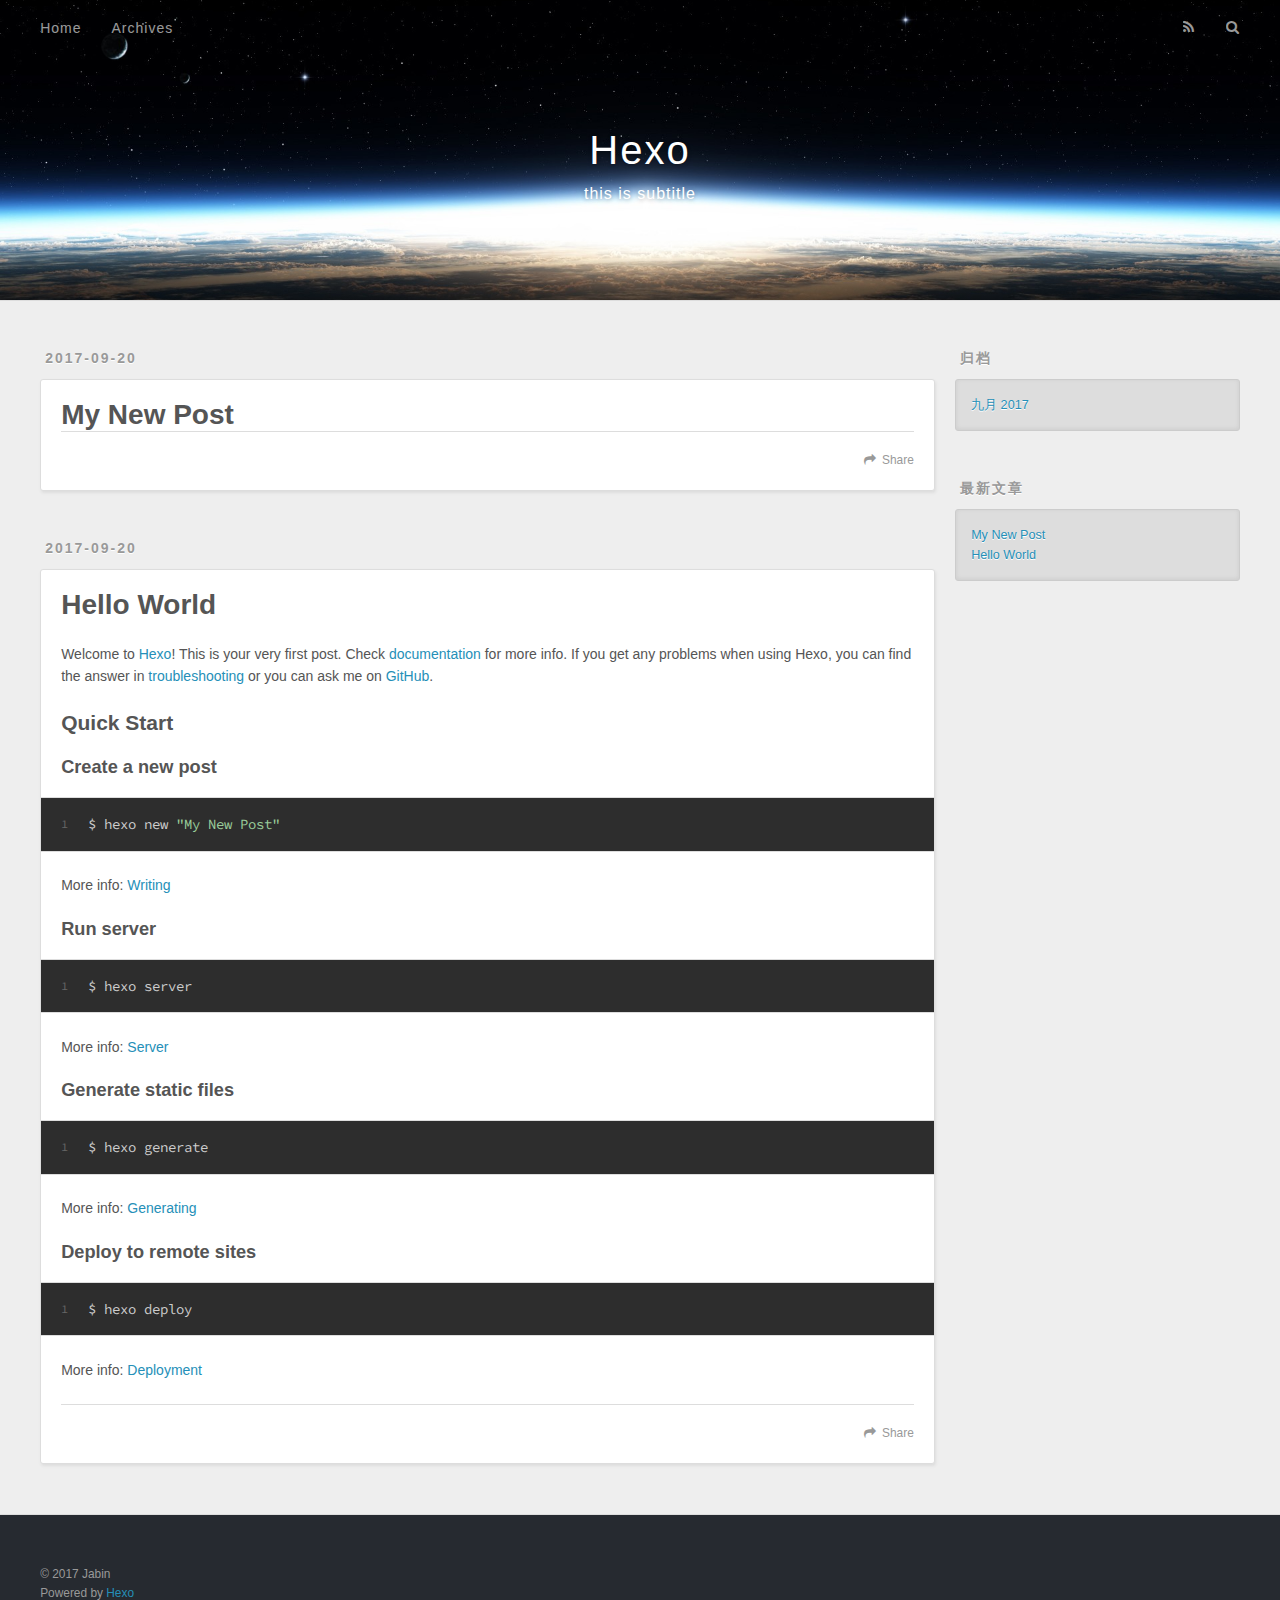
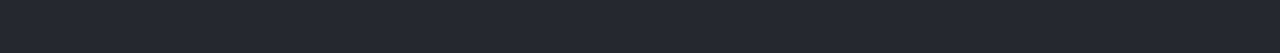
<file: index.html>
<!DOCTYPE html>
<html>
<head>
  <meta charset="utf-8">
  
  <title>Hexo</title>
  <meta name="viewport" content="width=device-width, initial-scale=1, maximum-scale=1">
  <meta name="description" content="this is description">
<meta property="og:type" content="website">
<meta property="og:title" content="Hexo">
<meta property="og:url" content="http://yoursite.com/index.html">
<meta property="og:site_name" content="Hexo">
<meta property="og:description" content="this is description">
<meta property="og:locale" content="zh-CN">
<meta name="twitter:card" content="summary">
<meta name="twitter:title" content="Hexo">
<meta name="twitter:description" content="this is description">
  
    <link rel="alternate" href="/atom.xml" title="Hexo" type="application/atom+xml">
  
  
    <link rel="icon" href="/favicon.png">
  
  
    <link href="//fonts.googleapis.com/css?family=Source+Code+Pro" rel="stylesheet" type="text/css">
  
  <link rel="stylesheet" href="/css/style.css">
  

</head>

<body>
  <div id="container">
    <div id="wrap">
      <header id="header">
  <div id="banner"></div>
  <div id="header-outer" class="outer">
    <div id="header-title" class="inner">
      <h1 id="logo-wrap">
        <a href="/" id="logo">Hexo</a>
      </h1>
      
        <h2 id="subtitle-wrap">
          <a href="/" id="subtitle">this is subtitle</a>
        </h2>
      
    </div>
    <div id="header-inner" class="inner">
      <nav id="main-nav">
        <a id="main-nav-toggle" class="nav-icon"></a>
        
          <a class="main-nav-link" href="/">Home</a>
        
          <a class="main-nav-link" href="/archives">Archives</a>
        
      </nav>
      <nav id="sub-nav">
        
          <a id="nav-rss-link" class="nav-icon" href="/atom.xml" title="RSS Feed"></a>
        
        <a id="nav-search-btn" class="nav-icon" title="搜索"></a>
      </nav>
      <div id="search-form-wrap">
        <form action="//google.com/search" method="get" accept-charset="UTF-8" class="search-form"><input type="search" name="q" class="search-form-input" placeholder="Search"><button type="submit" class="search-form-submit">&#xF002;</button><input type="hidden" name="sitesearch" value="http://yoursite.com"></form>
      </div>
    </div>
  </div>
</header>
      <div class="outer">
        <section id="main">
  
    <article id="post-My-New-Post" class="article article-type-post" itemscope itemprop="blogPost">
  <div class="article-meta">
    <a href="/2017/09/20/My-New-Post/" class="article-date">
  <time datetime="2017-09-20T07:03:00.000Z" itemprop="datePublished">2017-09-20</time>
</a>
    
  </div>
  <div class="article-inner">
    
    
      <header class="article-header">
        
  
    <h1 itemprop="name">
      <a class="article-title" href="/2017/09/20/My-New-Post/">My New Post</a>
    </h1>
  

      </header>
    
    <div class="article-entry" itemprop="articleBody">
      
        
      
    </div>
    <footer class="article-footer">
      <a data-url="http://yoursite.com/2017/09/20/My-New-Post/" data-id="cj7somysg0001iok0ooiwup0e" class="article-share-link">Share</a>
      
      
    </footer>
  </div>
  
</article>


  
    <article id="post-hello-world" class="article article-type-post" itemscope itemprop="blogPost">
  <div class="article-meta">
    <a href="/2017/09/20/hello-world/" class="article-date">
  <time datetime="2017-09-20T06:15:34.120Z" itemprop="datePublished">2017-09-20</time>
</a>
    
  </div>
  <div class="article-inner">
    
    
      <header class="article-header">
        
  
    <h1 itemprop="name">
      <a class="article-title" href="/2017/09/20/hello-world/">Hello World</a>
    </h1>
  

      </header>
    
    <div class="article-entry" itemprop="articleBody">
      
        <p>Welcome to <a href="https://hexo.io/" target="_blank" rel="external">Hexo</a>! This is your very first post. Check <a href="https://hexo.io/docs/" target="_blank" rel="external">documentation</a> for more info. If you get any problems when using Hexo, you can find the answer in <a href="https://hexo.io/docs/troubleshooting.html" target="_blank" rel="external">troubleshooting</a> or you can ask me on <a href="https://github.com/hexojs/hexo/issues" target="_blank" rel="external">GitHub</a>.</p>
<h2 id="Quick-Start"><a href="#Quick-Start" class="headerlink" title="Quick Start"></a>Quick Start</h2><h3 id="Create-a-new-post"><a href="#Create-a-new-post" class="headerlink" title="Create a new post"></a>Create a new post</h3><figure class="highlight bash"><table><tr><td class="gutter"><pre><div class="line">1</div></pre></td><td class="code"><pre><div class="line">$ hexo new <span class="string">"My New Post"</span></div></pre></td></tr></table></figure>
<p>More info: <a href="https://hexo.io/docs/writing.html" target="_blank" rel="external">Writing</a></p>
<h3 id="Run-server"><a href="#Run-server" class="headerlink" title="Run server"></a>Run server</h3><figure class="highlight bash"><table><tr><td class="gutter"><pre><div class="line">1</div></pre></td><td class="code"><pre><div class="line">$ hexo server</div></pre></td></tr></table></figure>
<p>More info: <a href="https://hexo.io/docs/server.html" target="_blank" rel="external">Server</a></p>
<h3 id="Generate-static-files"><a href="#Generate-static-files" class="headerlink" title="Generate static files"></a>Generate static files</h3><figure class="highlight bash"><table><tr><td class="gutter"><pre><div class="line">1</div></pre></td><td class="code"><pre><div class="line">$ hexo generate</div></pre></td></tr></table></figure>
<p>More info: <a href="https://hexo.io/docs/generating.html" target="_blank" rel="external">Generating</a></p>
<h3 id="Deploy-to-remote-sites"><a href="#Deploy-to-remote-sites" class="headerlink" title="Deploy to remote sites"></a>Deploy to remote sites</h3><figure class="highlight bash"><table><tr><td class="gutter"><pre><div class="line">1</div></pre></td><td class="code"><pre><div class="line">$ hexo deploy</div></pre></td></tr></table></figure>
<p>More info: <a href="https://hexo.io/docs/deployment.html" target="_blank" rel="external">Deployment</a></p>

      
    </div>
    <footer class="article-footer">
      <a data-url="http://yoursite.com/2017/09/20/hello-world/" data-id="cj7somysa0000iok0dyktvwki" class="article-share-link">Share</a>
      
      
    </footer>
  </div>
  
</article>


  

</section>
        
          <aside id="sidebar">
  
    

  
    

  
    
  
    
  <div class="widget-wrap">
    <h3 class="widget-title">归档</h3>
    <div class="widget">
      <ul class="archive-list"><li class="archive-list-item"><a class="archive-list-link" href="/archives/2017/09/">九月 2017</a></li></ul>
    </div>
  </div>


  
    
  <div class="widget-wrap">
    <h3 class="widget-title">最新文章</h3>
    <div class="widget">
      <ul>
        
          <li>
            <a href="/2017/09/20/My-New-Post/">My New Post</a>
          </li>
        
          <li>
            <a href="/2017/09/20/hello-world/">Hello World</a>
          </li>
        
      </ul>
    </div>
  </div>

  
</aside>
        
      </div>
      <footer id="footer">
  
  <div class="outer">
    <div id="footer-info" class="inner">
      &copy; 2017 Jabin<br>
      Powered by <a href="http://hexo.io/" target="_blank">Hexo</a>
    </div>
  </div>
</footer>
    </div>
    <nav id="mobile-nav">
  
    <a href="/" class="mobile-nav-link">Home</a>
  
    <a href="/archives" class="mobile-nav-link">Archives</a>
  
</nav>
    

<script src="//ajax.googleapis.com/ajax/libs/jquery/2.0.3/jquery.min.js"></script>


  <link rel="stylesheet" href="/fancybox/jquery.fancybox.css">
  <script src="/fancybox/jquery.fancybox.pack.js"></script>


<script src="/js/script.js"></script>

  </div>
</body>
</html>
</file>
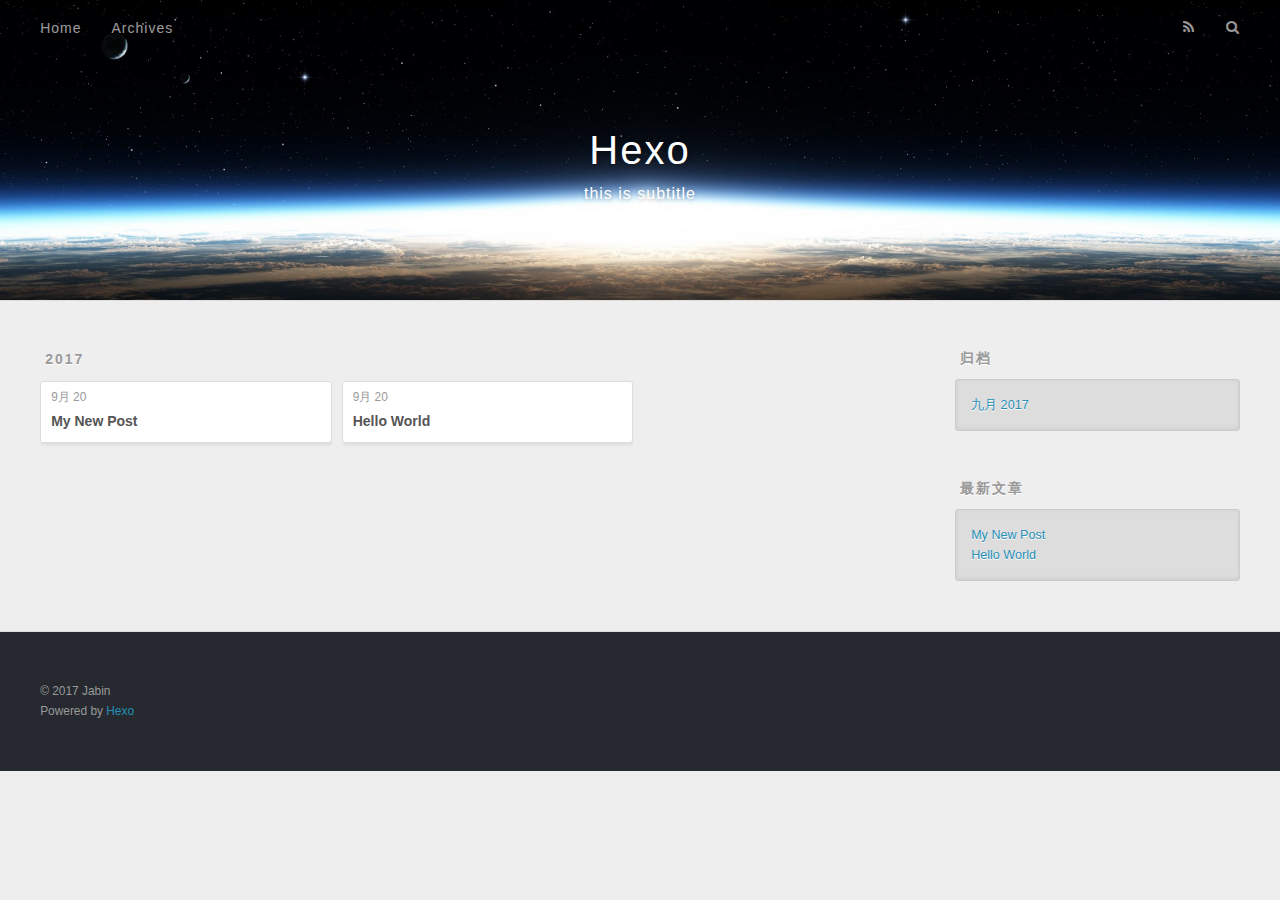
<file: archives/index.html>
<!DOCTYPE html>
<html>
<head>
  <meta charset="utf-8">
  
  <title>归档 | Hexo</title>
  <meta name="viewport" content="width=device-width, initial-scale=1, maximum-scale=1">
  <meta name="description" content="this is description">
<meta property="og:type" content="website">
<meta property="og:title" content="Hexo">
<meta property="og:url" content="http://yoursite.com/archives/index.html">
<meta property="og:site_name" content="Hexo">
<meta property="og:description" content="this is description">
<meta property="og:locale" content="zh-CN">
<meta name="twitter:card" content="summary">
<meta name="twitter:title" content="Hexo">
<meta name="twitter:description" content="this is description">
  
    <link rel="alternate" href="/atom.xml" title="Hexo" type="application/atom+xml">
  
  
    <link rel="icon" href="/favicon.png">
  
  
    <link href="//fonts.googleapis.com/css?family=Source+Code+Pro" rel="stylesheet" type="text/css">
  
  <link rel="stylesheet" href="/css/style.css">
  

</head>

<body>
  <div id="container">
    <div id="wrap">
      <header id="header">
  <div id="banner"></div>
  <div id="header-outer" class="outer">
    <div id="header-title" class="inner">
      <h1 id="logo-wrap">
        <a href="/" id="logo">Hexo</a>
      </h1>
      
        <h2 id="subtitle-wrap">
          <a href="/" id="subtitle">this is subtitle</a>
        </h2>
      
    </div>
    <div id="header-inner" class="inner">
      <nav id="main-nav">
        <a id="main-nav-toggle" class="nav-icon"></a>
        
          <a class="main-nav-link" href="/">Home</a>
        
          <a class="main-nav-link" href="/archives">Archives</a>
        
      </nav>
      <nav id="sub-nav">
        
          <a id="nav-rss-link" class="nav-icon" href="/atom.xml" title="RSS Feed"></a>
        
        <a id="nav-search-btn" class="nav-icon" title="搜索"></a>
      </nav>
      <div id="search-form-wrap">
        <form action="//google.com/search" method="get" accept-charset="UTF-8" class="search-form"><input type="search" name="q" class="search-form-input" placeholder="Search"><button type="submit" class="search-form-submit">&#xF002;</button><input type="hidden" name="sitesearch" value="http://yoursite.com"></form>
      </div>
    </div>
  </div>
</header>
      <div class="outer">
        <section id="main">
  
  
    
    
      
      
      <section class="archives-wrap">
        <div class="archive-year-wrap">
          <a href="/archives/2017" class="archive-year">2017</a>
        </div>
        <div class="archives">
    
    <article class="archive-article archive-type-post">
  <div class="archive-article-inner">
    <header class="archive-article-header">
      <a href="/2017/09/20/My-New-Post/" class="archive-article-date">
  <time datetime="2017-09-20T07:03:00.000Z" itemprop="datePublished">9月 20</time>
</a>
      
  
    <h1 itemprop="name">
      <a class="archive-article-title" href="/2017/09/20/My-New-Post/">My New Post</a>
    </h1>
  

    </header>
  </div>
</article>
  
    
    
    <article class="archive-article archive-type-post">
  <div class="archive-article-inner">
    <header class="archive-article-header">
      <a href="/2017/09/20/hello-world/" class="archive-article-date">
  <time datetime="2017-09-20T06:15:34.120Z" itemprop="datePublished">9月 20</time>
</a>
      
  
    <h1 itemprop="name">
      <a class="archive-article-title" href="/2017/09/20/hello-world/">Hello World</a>
    </h1>
  

    </header>
  </div>
</article>
  
  
    </div></section>
  

</section>
        
          <aside id="sidebar">
  
    

  
    

  
    
  
    
  <div class="widget-wrap">
    <h3 class="widget-title">归档</h3>
    <div class="widget">
      <ul class="archive-list"><li class="archive-list-item"><a class="archive-list-link" href="/archives/2017/09/">九月 2017</a></li></ul>
    </div>
  </div>


  
    
  <div class="widget-wrap">
    <h3 class="widget-title">最新文章</h3>
    <div class="widget">
      <ul>
        
          <li>
            <a href="/2017/09/20/My-New-Post/">My New Post</a>
          </li>
        
          <li>
            <a href="/2017/09/20/hello-world/">Hello World</a>
          </li>
        
      </ul>
    </div>
  </div>

  
</aside>
        
      </div>
      <footer id="footer">
  
  <div class="outer">
    <div id="footer-info" class="inner">
      &copy; 2017 Jabin<br>
      Powered by <a href="http://hexo.io/" target="_blank">Hexo</a>
    </div>
  </div>
</footer>
    </div>
    <nav id="mobile-nav">
  
    <a href="/" class="mobile-nav-link">Home</a>
  
    <a href="/archives" class="mobile-nav-link">Archives</a>
  
</nav>
    

<script src="//ajax.googleapis.com/ajax/libs/jquery/2.0.3/jquery.min.js"></script>


  <link rel="stylesheet" href="/fancybox/jquery.fancybox.css">
  <script src="/fancybox/jquery.fancybox.pack.js"></script>


<script src="/js/script.js"></script>

  </div>
</body>
</html>
</file>
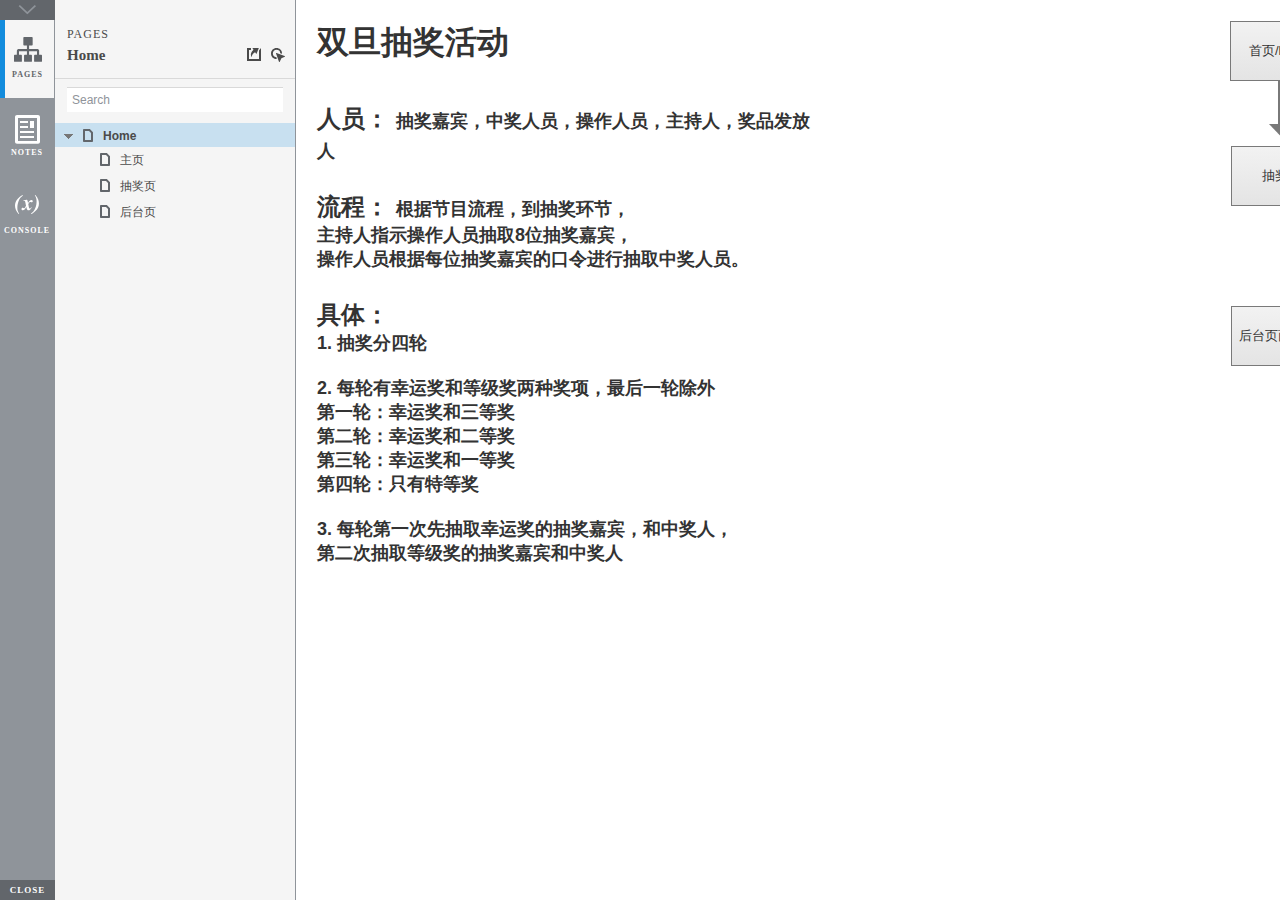
<file: 元旦抽奖活动原型/index.html>
<!DOCTYPE html>
<html xmlns="http://www.w3.org/1999/xhtml" xml:lang="en" lang="en">
<head>
    <title>Untitled Document</title>
    <meta http-equiv="X-UA-Compatible" content="IE=edge"/>
    <meta http-equiv="content-type" content="text/html; charset=utf-8" />
    <meta name="viewport" content="width=device-width, initial-scale=1.0" />
    <meta name="apple-mobile-web-app-capable" content="yes" />
    <link type="text/css" href="resources/css/reset.css" rel="Stylesheet" />
    <link type="text/css" href="resources/css/default.css" rel="Stylesheet" />
    <!--<link href='https://fonts.googleapis.com/css?family=Nunito:300' rel='stylesheet' type='text/css'>-->

    <script type="text/javascript">
        if (location.href.toString().indexOf('file://localhost/') == 0) {
            location.href = location.href.toString().replace('file://localhost/', 'file:///');
        }
    </script>

    <!-- 8.0.0.3355 -->
<script src="resources/scripts/jquery-1.7.1.min.js"></script>
<script src="resources/scripts/startPre.js"></script>
<script src="data/document.js"></script>

    <style type="text/css">

#outerContainer {
	width:1000px;
	height:1500px;
}

.vsplitbar {
    width: 3px;
    /*background: #B9B9B9;*/
    border-right: 1px solid #8f949a;
}

.vsplitbar:hover, .vsplitbar.active {
    background: #8f949a;
}

#rightPanel {
    background-color: White;
}

/*#leftPanel {
    min-width: 120px;
}*/

.splitterMask {
   position:absolute;
   top: 0;
   left: 0;
   width: 100%;
   height: 100%;
   overflow: hidden;
   background-image: url(resources/images/transparent.gif);
   z-index: 20000;
}

    </style>
    <script type="text/javascript" language="JavaScript"><!--
        var SITEMAP_COLLAPSE_VAR_NAME = 'c';
        var PLUGIN_VAR_NAME = 'g';
        var FOOTNOTES_VAR_NAME = 'fn';
        var ADAPTIVE_VIEW_VAR_NAME = 'view';
        var lastLeftPanelWidth = 295;
        var toolBarOnly = true;

        // isolate scope
        (function() {
            setUpController();
            
            var configuration = $axure.document.configuration;
            var _settings = {};
            _settings.projectId = configuration.prototypeId;
            _settings.isAxshare = configuration.isAxshare;
            _settings.loadFeedbackPlugin = configuration.loadFeedbackPlugin;
            var cHash = getHashStringVar(SITEMAP_COLLAPSE_VAR_NAME);
            _settings.startCollapsed = cHash == "1";
            if(cHash == "2") closePlayer();
            var gHash = getHashStringVar(PLUGIN_VAR_NAME);
            if(gHash == "") gHash = 1;
            _settings.startPluginGid = gHash;

            $axure.player.settings = _settings;

            $(window).bind('load', function() {
                if(CHROME_5_LOCAL && !$('body').attr('pluginDetected')) {
                    window.location = 'resources/chrome/chrome.html';
                }
            });

            $(document).ready(function() {
                $axure.page.bind('load.start', mainFrame_onload);
                $axure.messageCenter.addMessageListener(messageCenter_message);

                $(document).on('pluginShown', function (event, data) {
                    setVarInCurrentUrlHash('g', data ? data : '');
                });

                $(document).on('pluginCreated', function(event, data) {
                    if($axure.player.settings.startPluginGid == data) {
                        $axure.player.showPlugin(data);
                    }
                });

                if($axure.player.settings.loadFeedbackPlugin) {
                    if($axure.player.settings.isAxshare) {
                        $axure.utils.loadJS('/Scripts/plugins/feedback/feedback8.js');
                    } else {
                        $axure.utils.loadJS('http://share.axure.com/Scripts/plugins/feedback/feedback8.js');
                    }
                }

                if(navigator.userAgent.indexOf("MSIE") >= 0) $('#outerContainer').width('100%');
                initialize();
                if($axure.player.settings.startCollapsed) $('#outerContainer').splitter({ sizeLeft: 0 });
                else $('#outerContainer').splitter({ sizeLeft: lastLeftPanelWidth });
                $('#leftPanel').width(lastLeftPanelWidth);
                
                $(window).resize(function() { resizeContent(); });

                $('#maximizePanelContainer').hide();

                initializeLogo();

                $(window).resize();
                resizeContent();
                
                $axure.player.collapseToBar();

                if($axure.player.settings.startCollapsed) {
                    collapse();
                    $('#leftPanel').width(0);
                }

                if(MOBILE_DEVICE) {
                    $('#interfaceControlFrameMinimizeContainer').height('45px');
                    $('#interfaceControlFrameMinimizeContainer a').height('45px');
                    $('#interfaceControlFrameHeaderContainer').css('margin-top','45px');
                    $('#interfaceControlFrameCloseContainer a').css('padding','10px 0px');
                    $('#maximizePanelContainer').height('45px');//.css('top','inherit').css('bottom','0px');

                    $('body').removeClass('hashover');

                    if(IOS) {
                        $('#rightPanel').css('overflow', 'auto').css('-webkit-overflow-scrolling', 'touch').css('-ms-overflow-x', 'hidden');

                        window.addEventListener("orientationchange", function() {
                            var viewport = document.querySelector("meta[name=viewport]");
                            //so iOS doesn't zoom when switching back to portrait
                            viewport.setAttribute('content', 'width=device-width, initial-scale=1.0, maximum-scale=1.0');
                            viewport.setAttribute('content', 'width=device-width, initial-scale=1.0');
                            resizeContent();
                        }, false);

                        $axure.page.bind('load.start', function() {
                            resizeContent();
                        });
                    }
                }

            });

            function initialize() {
                var legacyQString = getQueryString("Page");
                if (legacyQString.length > 0) {
                    location.href = location.href.substring(0, location.href.indexOf("?")) + "#p=" + legacyQString;
                    return;
                }

                var mainFrame = document.getElementById("mainFrame");
                mainFrame.contentWindow.location.href = getInitialUrl();
            }

            function initializeLogo() {
                if($axure.document.configuration.logoImagePath) {
                    var image = new Image();
                    image.onload = function() {
                        $('#logoImage').css('max-width', this.width + 'px');
                        $axure.player.resizeContent();
                    };
                    image.src = $axure.document.configuration.logoImagePath;
                
                    $('#interfaceControlFrameLogoImageContainer').html('<img id="logoImage" src="" />');
                    $('#logoImage').attr('src', $axure.document.configuration.logoImagePath).load(function() { resizeContent(); });
                } else $('#interfaceControlFrameLogoImageContainer').hide();

                if ($axure.document.configuration.logoImageCaption) {
                    $('#interfaceControlFrameLogoCaptionContainer').html($axure.document.configuration.logoImageCaption);
                } else $('#interfaceControlFrameLogoCaptionContainer').hide();

                if(!$('#interfaceControlFrameLogoImageContainer').is(':visible') && !$('#interfaceControlFrameLogoCaptionContainer').is(':visible')) {
                    $('#interfaceControlFrameLogoContainer').hide();
                }
            }

            var resizeContent = $axure.player.resizeContent = function() {
                var newHeight = $(window).height();
                var newWidth = $(window).width();

                var controlContainerHeight = newHeight;// - 30;
                if($('#interfaceControlFrameLogoContainer').is(':visible')) controlContainerHeight -= $('#interfaceControlFrameLogoContainer').outerHeight();// + 16;

                $('#outerContainer').height(newHeight).width(newWidth);
                $('.vsplitbar').height(newHeight);
                $('#leftPanel').height(newHeight);
                $('#interfaceControlFrame').height(newHeight);
                $('#interfaceControlFrameContainer').height(newHeight);
                $('#interfaceControlFrameHostContainer').height(controlContainerHeight);

                $('#rightPanel').height(newHeight);
                $('#mainFrame').height(newHeight);

                if($('#leftPanel').is(':visible')) $('#rightPanel').width($(window).width() - $('#leftPanel').width() - 1);// $('.vsplitbar').width());
                else $('#rightPanel').width($(window).width());

                $(document).trigger('ContainerHeightChange',[controlContainerHeight]);

                if(MOBILE_DEVICE) {
                    if(!(getHashStringVar(ADAPTIVE_VIEW_VAR_NAME).length > 0)) $axure.messageCenter.postMessage('setAdaptiveViewForSize', {'width':newWidth, 'height':$('#rightPanel').height()});
                }
            }

            var collapseToBar = $axure.player.collapseToBar = function() {
                lastLeftPanelWidth = $('#leftPanel').width();
                $('#leftPanel').width('55px');
                $('.vsplitbar').hide();
                $('#rightPanel').width($(window).width() - $('#leftPanel').width());
                $(window).resize();
                $('#outerContainer').trigger('resize');
                toolBarOnly = true;
            }

            var expandFromBar = $axure.player.expandFromBar = function() {
                if($('.vsplitbar').is(':visible')) return;

                $('#leftPanel').width(lastLeftPanelWidth);
                $('.vsplitbar').show();
                $('#rightPanel').width($(window).width() - $('#leftPanel').width() - 1);// $('.vsplitbar').width());
                $(window).resize();
                $('#outerContainer').trigger('resize');
                toolBarOnly = false;
            }

        })();

        function messageCenter_message(message, data) {
            if(message == 'expandFrame') expand();
            else if(message == 'getCollapseFrameOnLoad' && $axure.player.settings.startCollapsed && !MOBILE_DEVICE) $axure.messageCenter.postMessage('collapseFrameOnLoad');
        }

        
        function getInitialUrl() {
            var pageName = getHashStringVar("p");
            if(pageName.length > 0) return pageName + ".html";
            else {
                var url = getFirstPageUrl($axure.document.sitemap.rootNodes);
                return (url ? url : "about:blank");
            }
        }

        function getFirstPageUrl(nodes) {
            for (var i = 0; i < nodes.length; i++) {
                var node = nodes[i];
                if (node.url) return node.url;
                else {
                    var hasChildren = (node.children && node.children.length > 0);
                    if (hasChildren) {
                        var url = getFirstPageUrl(node.children);
                        if (url) return url;
                    }
                }
            }
            return null;
        }

        function closePlayer() {
            if($axure.page.location) window.location.href = $axure.page.location;
            else {
                var pageFile = getInitialUrl();
                var currentLocation = window.location.toString();
                window.location.href = currentLocation.substr(0, currentLocation.lastIndexOf("/") + 1) + pageFile;
            }
        }

        function replaceHash(newHash) {
            var currentLocWithoutHash = window.location.toString().split('#')[0];

            //We use replace so that every hash change doesn't get appended to the history stack.
            //We use replaceState in browsers that support it, else replace the location
            if(typeof window.history.replaceState != 'undefined') {
                try {
                    //Chrome 45 (Version 45.0.2454.85 m) started throwing an error here when generated locally (this only happens with sitemap open) which broke all interactions.
                    //try catch breaks the url adjusting nicely when the sitemap is open, but all interactions and forward and back buttons work.
                    //Uncaught SecurityError: Failed to execute 'replaceState' on 'History': A history state object with URL 'file:///C:/Users/Ian/Documents/Axure/HTML/Untitled/start.html#p=home' cannot be created in a document with origin 'null'.
                    window.history.replaceState(null, null, currentLocWithoutHash + newHash);
                } catch(ex) {}
            } else {
                window.location.replace(currentLocWithoutHash + newHash);
            }
        }

        function collapse() {
            setVarInCurrentUrlHash('c', 1);
            if(!toolBarOnly) lastLeftPanelWidth = $('#leftPanel').width();

            $('#maximizePanelContainer').show();
            $('#leftPanel').hide();
            $('.vsplitbar').hide();
            $('#rightPanel').width($(window).width());
            $(window).resize();
            $('#outerContainer').trigger('resize');

            $(document).trigger('sidebarCollapse');

            if(MOBILE_DEVICE) {
                $('#maximizePanelContainer').animate({
                    top:$('#rightPanel').height() - $('#maximizePanelContainer').height()
                }, 300, 'swing', function() {
                    $('#maximizePanelContainer').css('top', 'inherit').css('bottom', '0px');
                });
            }
        }

        function expand() {
            if(MOBILE_DEVICE) {
                $('#maximizePanelContainer').css('top', '0px').css('bottom', 'inherit');
            }

            deleteVarFromCurrentUrlHash('c');
            $('#maximizePanelContainer').hide();
            $('#leftPanel').width(lastLeftPanelWidth);
            $('#leftPanel').show();
            if(!toolBarOnly) {
                $('.vsplitbar').show();
                $('#rightPanel').width($(window).width() - $('#leftPanel').width() - 1);
            } else {
                $axure.player.collapseToBar();
            }
            $(window).resize();
            $('#outerContainer').trigger('resize');

            $(document).trigger('sidebarExpanded');
        }


        function mainFrame_onload() {
            if($axure.page.pageName) document.title = $axure.page.pageName;
        }

        function getQueryString(query) {
            var qstring = self.location.href.split("?");
            if(qstring.length < 2) return "";
            return GetParameter(qstring, query);
        }
        
        function GetParameter(qstring, query) {
            var prms = qstring[1].split("&");
            var frmelements = new Array();
            var currprmeter, querystr = "";

            for(var i = 0; i < prms.length; i++) {
                currprmeter = prms[i].split("=");
                frmelements[i] = new Array();
                frmelements[i][0] = currprmeter[0];
                frmelements[i][1] = currprmeter[1];
            }

            for(j = 0; j < frmelements.length; j++) {
                if(frmelements[j][0].toLowerCase() == query.toLowerCase()) {
                    querystr = frmelements[j][1];
                    break;
                }
            }
            return querystr;
        }
        
        function getHashStringVar(query) {
            var qstring = self.location.href.split("#");
            if(qstring.length < 2) return "";
            return GetParameter(qstring, query);
        }

        function setHashStringVar(currentHash, varName, varVal) {
            var varWithEqual = varName + '=';
            var poundVarWithEqual = varVal === '' ? '' :  '#' + varName + '=' + varVal;
            var ampVarWithEqual = varVal === '' ? '' :  '&' + varName + '=' + varVal;
            var hashToSet = '';

            var pageIndex = currentHash.indexOf('#' + varWithEqual);
            if(pageIndex == -1) pageIndex = currentHash.indexOf('&' + varWithEqual);
            if(pageIndex != -1) {
                var newHash = currentHash.substring(0, pageIndex);

                newHash = newHash == '' ? poundVarWithEqual : newHash + ampVarWithEqual;

                var ampIndex = currentHash.indexOf('&', pageIndex + 1);
                if(ampIndex != -1) {
                    newHash = newHash == '' ? '#' + currentHash.substring(ampIndex + 1) : newHash + currentHash.substring(ampIndex);
                }
                hashToSet = newHash;
            } else if(currentHash.indexOf('#') != -1) {
                hashToSet = currentHash + ampVarWithEqual;
            } else {
                hashToSet = poundVarWithEqual;
            }

            if(hashToSet != '' || varVal == '') {
                return hashToSet;
            }

            return null;
        }

        function setVarInCurrentUrlHash(varName, varVal) {
            var newHash = setHashStringVar(window.location.hash, varName, varVal);

            if(newHash != null) {
                replaceHash(newHash);
            }
        }

        function deleteHashStringVar(currentHash, varName) {
            var varWithEqual = varName + '=';

            var pageIndex = currentHash.indexOf('#' + varWithEqual);
            if(pageIndex == -1) pageIndex = currentHash.indexOf('&' + varWithEqual);
            if(pageIndex != -1) {
                var newHash = currentHash.substring(0, pageIndex);

                var ampIndex = currentHash.indexOf('&', pageIndex + 1);

                //IF begin of string....if none blank, ELSE # instead of & and rest
                //IF in string....prefix + if none blank, ELSE &-rest
                if(newHash == '') { //beginning of string
                    newHash = ampIndex != -1 ? '#' + currentHash.substring(ampIndex + 1) : '';
                } else { //somewhere in the middle
                    newHash = newHash + (ampIndex != -1 ? currentHash.substring(ampIndex) : '');
                }

                return newHash;
            }

            return null;
        }

        function deleteVarFromCurrentUrlHash(varName) {
            var newHash = deleteHashStringVar(window.location.hash, varName);

            if(newHash != null) {
                replaceHash(newHash);
            }
        }
    --></script>
    
    <link type="text/css" rel="Stylesheet" href="plugins/sitemap/styles/sitemap.css" />
    <link type="text/css" rel="Stylesheet" href="plugins/page_notes/styles/page_notes.css" />
    <link type="text/css" rel="Stylesheet" href="plugins/debug/styles/debug.css" />
    <script src="resources/scripts/startPost.js"></script>


    <!--<link type="text/css" rel="Stylesheet" href="plugins/recordplay/styles/recordplay.css" />
    <script type="text/javascript" src="plugins/recordplay/recordplay.js"></script>-->
    

</head>
<body scroll="no" class="hashover">
    <div id="outerContainer">

        <div id="leftPanel">
            <div id="interfaceControlFrame">
                <div id="interfaceControlFrameMinimizeContainer">
                    <a title="Collapse" id="interfaceControlFrameMinimizeButton" onclick="collapse();">&nbsp;</a>
                </div>
                <div id="interfaceControlFrameHeaderContainer">
                    <ul id="interfaceControlFrameHeader"></ul>
                </div>
                <div id="interfaceControlFrameContainer">
                    <div id="interfaceControlFrameLogoContainer">
                        <div id="interfaceControlFrameLogoImageContainer"></div>
                        <div id="interfaceControlFrameLogoCaptionContainer"></div>
                    </div>
                    <div id="interfaceControlFrameHostContainer">
                    </div>
                </div>
                <div id="interfaceControlFrameCloseContainer">
                    <a title="Close" id="interfaceControlFrameCloseButton" onclick="closePlayer();">CLOSE</a>
                </div>
            </div>
        </div>
        <div id="rightPanel">
            <iframe id="mainFrame" name="mainFrame" width="100%" height="100%" src="" frameborder="0" style="display: block;" webkitallowfullscreen mozallowfullscreen allowfullscreen></iframe>
        </div>

    </div>

    <div id="maximizePanelContainer">
        <iframe id="expandFrame" src="resources/expand.html" width="100%" height="100%" scrolling="no" allowtransparency="true" frameborder="0"></iframe>
    </div>

</body>
</html>
</file>
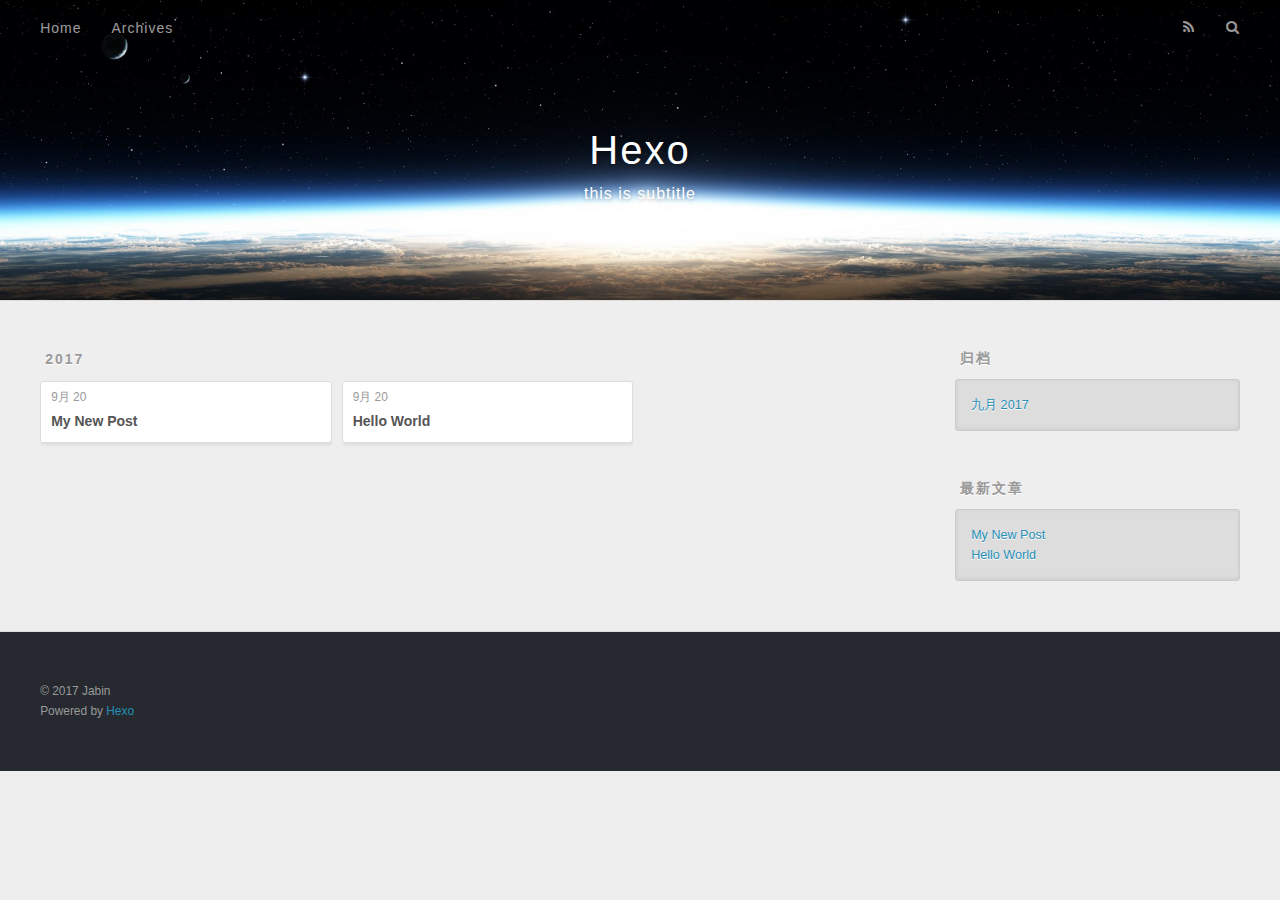
<file: archives/2017/index.html>
<!DOCTYPE html>
<html>
<head>
  <meta charset="utf-8">
  
  <title>归档: 2017 | Hexo</title>
  <meta name="viewport" content="width=device-width, initial-scale=1, maximum-scale=1">
  <meta name="description" content="this is description">
<meta property="og:type" content="website">
<meta property="og:title" content="Hexo">
<meta property="og:url" content="http://yoursite.com/archives/2017/index.html">
<meta property="og:site_name" content="Hexo">
<meta property="og:description" content="this is description">
<meta property="og:locale" content="zh-CN">
<meta name="twitter:card" content="summary">
<meta name="twitter:title" content="Hexo">
<meta name="twitter:description" content="this is description">
  
    <link rel="alternate" href="/atom.xml" title="Hexo" type="application/atom+xml">
  
  
    <link rel="icon" href="/favicon.png">
  
  
    <link href="//fonts.googleapis.com/css?family=Source+Code+Pro" rel="stylesheet" type="text/css">
  
  <link rel="stylesheet" href="/css/style.css">
  

</head>

<body>
  <div id="container">
    <div id="wrap">
      <header id="header">
  <div id="banner"></div>
  <div id="header-outer" class="outer">
    <div id="header-title" class="inner">
      <h1 id="logo-wrap">
        <a href="/" id="logo">Hexo</a>
      </h1>
      
        <h2 id="subtitle-wrap">
          <a href="/" id="subtitle">this is subtitle</a>
        </h2>
      
    </div>
    <div id="header-inner" class="inner">
      <nav id="main-nav">
        <a id="main-nav-toggle" class="nav-icon"></a>
        
          <a class="main-nav-link" href="/">Home</a>
        
          <a class="main-nav-link" href="/archives">Archives</a>
        
      </nav>
      <nav id="sub-nav">
        
          <a id="nav-rss-link" class="nav-icon" href="/atom.xml" title="RSS Feed"></a>
        
        <a id="nav-search-btn" class="nav-icon" title="搜索"></a>
      </nav>
      <div id="search-form-wrap">
        <form action="//google.com/search" method="get" accept-charset="UTF-8" class="search-form"><input type="search" name="q" class="search-form-input" placeholder="Search"><button type="submit" class="search-form-submit">&#xF002;</button><input type="hidden" name="sitesearch" value="http://yoursite.com"></form>
      </div>
    </div>
  </div>
</header>
      <div class="outer">
        <section id="main">
  
  
    
    
      
      
      <section class="archives-wrap">
        <div class="archive-year-wrap">
          <a href="/archives/2017" class="archive-year">2017</a>
        </div>
        <div class="archives">
    
    <article class="archive-article archive-type-post">
  <div class="archive-article-inner">
    <header class="archive-article-header">
      <a href="/2017/09/20/My-New-Post/" class="archive-article-date">
  <time datetime="2017-09-20T07:03:00.000Z" itemprop="datePublished">9月 20</time>
</a>
      
  
    <h1 itemprop="name">
      <a class="archive-article-title" href="/2017/09/20/My-New-Post/">My New Post</a>
    </h1>
  

    </header>
  </div>
</article>
  
    
    
    <article class="archive-article archive-type-post">
  <div class="archive-article-inner">
    <header class="archive-article-header">
      <a href="/2017/09/20/hello-world/" class="archive-article-date">
  <time datetime="2017-09-20T06:15:34.120Z" itemprop="datePublished">9月 20</time>
</a>
      
  
    <h1 itemprop="name">
      <a class="archive-article-title" href="/2017/09/20/hello-world/">Hello World</a>
    </h1>
  

    </header>
  </div>
</article>
  
  
    </div></section>
  

</section>
        
          <aside id="sidebar">
  
    

  
    

  
    
  
    
  <div class="widget-wrap">
    <h3 class="widget-title">归档</h3>
    <div class="widget">
      <ul class="archive-list"><li class="archive-list-item"><a class="archive-list-link" href="/archives/2017/09/">九月 2017</a></li></ul>
    </div>
  </div>


  
    
  <div class="widget-wrap">
    <h3 class="widget-title">最新文章</h3>
    <div class="widget">
      <ul>
        
          <li>
            <a href="/2017/09/20/My-New-Post/">My New Post</a>
          </li>
        
          <li>
            <a href="/2017/09/20/hello-world/">Hello World</a>
          </li>
        
      </ul>
    </div>
  </div>

  
</aside>
        
      </div>
      <footer id="footer">
  
  <div class="outer">
    <div id="footer-info" class="inner">
      &copy; 2017 Jabin<br>
      Powered by <a href="http://hexo.io/" target="_blank">Hexo</a>
    </div>
  </div>
</footer>
    </div>
    <nav id="mobile-nav">
  
    <a href="/" class="mobile-nav-link">Home</a>
  
    <a href="/archives" class="mobile-nav-link">Archives</a>
  
</nav>
    

<script src="//ajax.googleapis.com/ajax/libs/jquery/2.0.3/jquery.min.js"></script>


  <link rel="stylesheet" href="/fancybox/jquery.fancybox.css">
  <script src="/fancybox/jquery.fancybox.pack.js"></script>


<script src="/js/script.js"></script>

  </div>
</body>
</html>
</file>
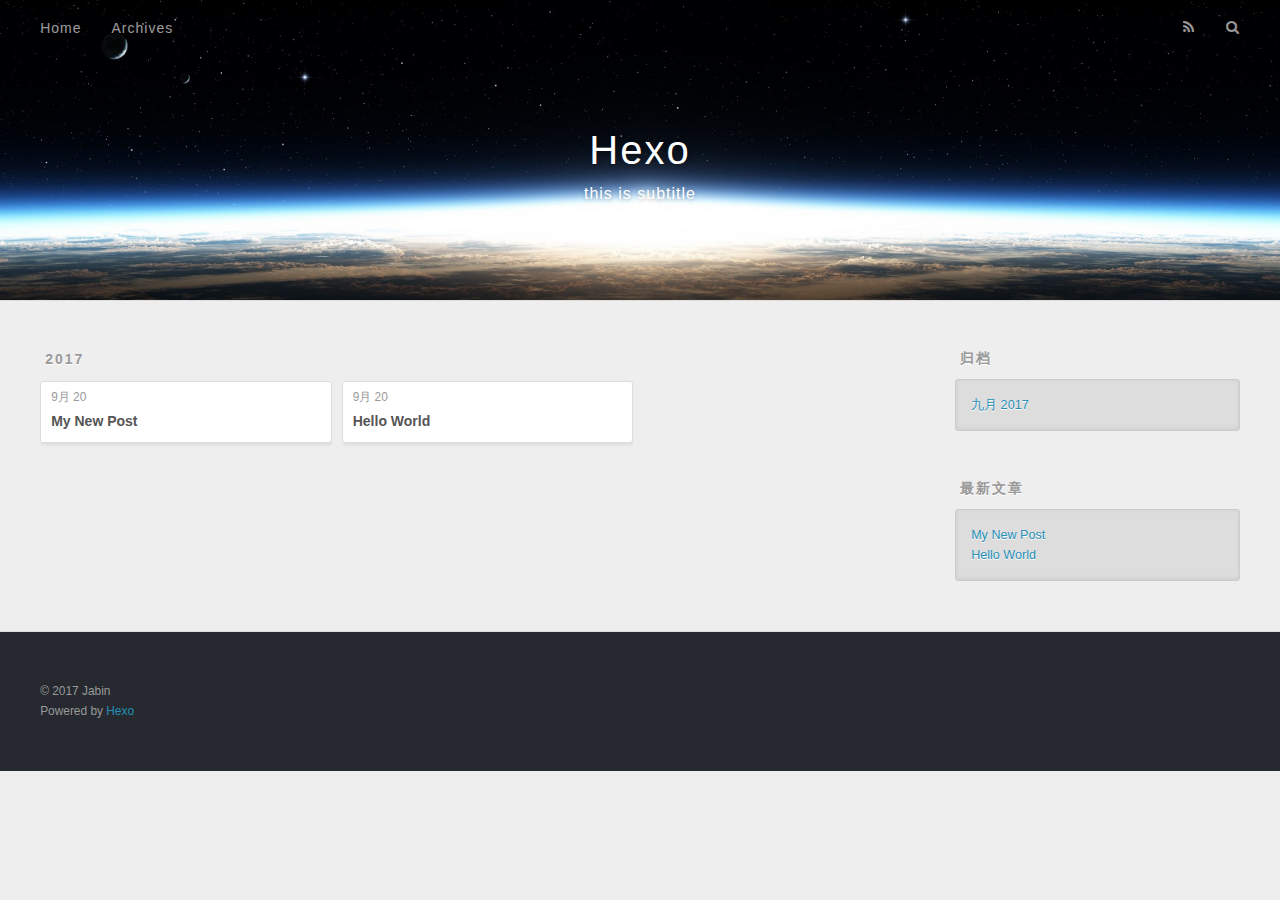
<file: archives/2017/09/index.html>
<!DOCTYPE html>
<html>
<head>
  <meta charset="utf-8">
  
  <title>归档: 2017/9 | Hexo</title>
  <meta name="viewport" content="width=device-width, initial-scale=1, maximum-scale=1">
  <meta name="description" content="this is description">
<meta property="og:type" content="website">
<meta property="og:title" content="Hexo">
<meta property="og:url" content="http://yoursite.com/archives/2017/09/index.html">
<meta property="og:site_name" content="Hexo">
<meta property="og:description" content="this is description">
<meta property="og:locale" content="zh-CN">
<meta name="twitter:card" content="summary">
<meta name="twitter:title" content="Hexo">
<meta name="twitter:description" content="this is description">
  
    <link rel="alternate" href="/atom.xml" title="Hexo" type="application/atom+xml">
  
  
    <link rel="icon" href="/favicon.png">
  
  
    <link href="//fonts.googleapis.com/css?family=Source+Code+Pro" rel="stylesheet" type="text/css">
  
  <link rel="stylesheet" href="/css/style.css">
  

</head>

<body>
  <div id="container">
    <div id="wrap">
      <header id="header">
  <div id="banner"></div>
  <div id="header-outer" class="outer">
    <div id="header-title" class="inner">
      <h1 id="logo-wrap">
        <a href="/" id="logo">Hexo</a>
      </h1>
      
        <h2 id="subtitle-wrap">
          <a href="/" id="subtitle">this is subtitle</a>
        </h2>
      
    </div>
    <div id="header-inner" class="inner">
      <nav id="main-nav">
        <a id="main-nav-toggle" class="nav-icon"></a>
        
          <a class="main-nav-link" href="/">Home</a>
        
          <a class="main-nav-link" href="/archives">Archives</a>
        
      </nav>
      <nav id="sub-nav">
        
          <a id="nav-rss-link" class="nav-icon" href="/atom.xml" title="RSS Feed"></a>
        
        <a id="nav-search-btn" class="nav-icon" title="搜索"></a>
      </nav>
      <div id="search-form-wrap">
        <form action="//google.com/search" method="get" accept-charset="UTF-8" class="search-form"><input type="search" name="q" class="search-form-input" placeholder="Search"><button type="submit" class="search-form-submit">&#xF002;</button><input type="hidden" name="sitesearch" value="http://yoursite.com"></form>
      </div>
    </div>
  </div>
</header>
      <div class="outer">
        <section id="main">
  
  
    
    
      
      
      <section class="archives-wrap">
        <div class="archive-year-wrap">
          <a href="/archives/2017" class="archive-year">2017</a>
        </div>
        <div class="archives">
    
    <article class="archive-article archive-type-post">
  <div class="archive-article-inner">
    <header class="archive-article-header">
      <a href="/2017/09/20/My-New-Post/" class="archive-article-date">
  <time datetime="2017-09-20T07:03:00.000Z" itemprop="datePublished">9月 20</time>
</a>
      
  
    <h1 itemprop="name">
      <a class="archive-article-title" href="/2017/09/20/My-New-Post/">My New Post</a>
    </h1>
  

    </header>
  </div>
</article>
  
    
    
    <article class="archive-article archive-type-post">
  <div class="archive-article-inner">
    <header class="archive-article-header">
      <a href="/2017/09/20/hello-world/" class="archive-article-date">
  <time datetime="2017-09-20T06:15:34.120Z" itemprop="datePublished">9月 20</time>
</a>
      
  
    <h1 itemprop="name">
      <a class="archive-article-title" href="/2017/09/20/hello-world/">Hello World</a>
    </h1>
  

    </header>
  </div>
</article>
  
  
    </div></section>
  

</section>
        
          <aside id="sidebar">
  
    

  
    

  
    
  
    
  <div class="widget-wrap">
    <h3 class="widget-title">归档</h3>
    <div class="widget">
      <ul class="archive-list"><li class="archive-list-item"><a class="archive-list-link" href="/archives/2017/09/">九月 2017</a></li></ul>
    </div>
  </div>


  
    
  <div class="widget-wrap">
    <h3 class="widget-title">最新文章</h3>
    <div class="widget">
      <ul>
        
          <li>
            <a href="/2017/09/20/My-New-Post/">My New Post</a>
          </li>
        
          <li>
            <a href="/2017/09/20/hello-world/">Hello World</a>
          </li>
        
      </ul>
    </div>
  </div>

  
</aside>
        
      </div>
      <footer id="footer">
  
  <div class="outer">
    <div id="footer-info" class="inner">
      &copy; 2017 Jabin<br>
      Powered by <a href="http://hexo.io/" target="_blank">Hexo</a>
    </div>
  </div>
</footer>
    </div>
    <nav id="mobile-nav">
  
    <a href="/" class="mobile-nav-link">Home</a>
  
    <a href="/archives" class="mobile-nav-link">Archives</a>
  
</nav>
    

<script src="//ajax.googleapis.com/ajax/libs/jquery/2.0.3/jquery.min.js"></script>


  <link rel="stylesheet" href="/fancybox/jquery.fancybox.css">
  <script src="/fancybox/jquery.fancybox.pack.js"></script>


<script src="/js/script.js"></script>

  </div>
</body>
</html>
</file>
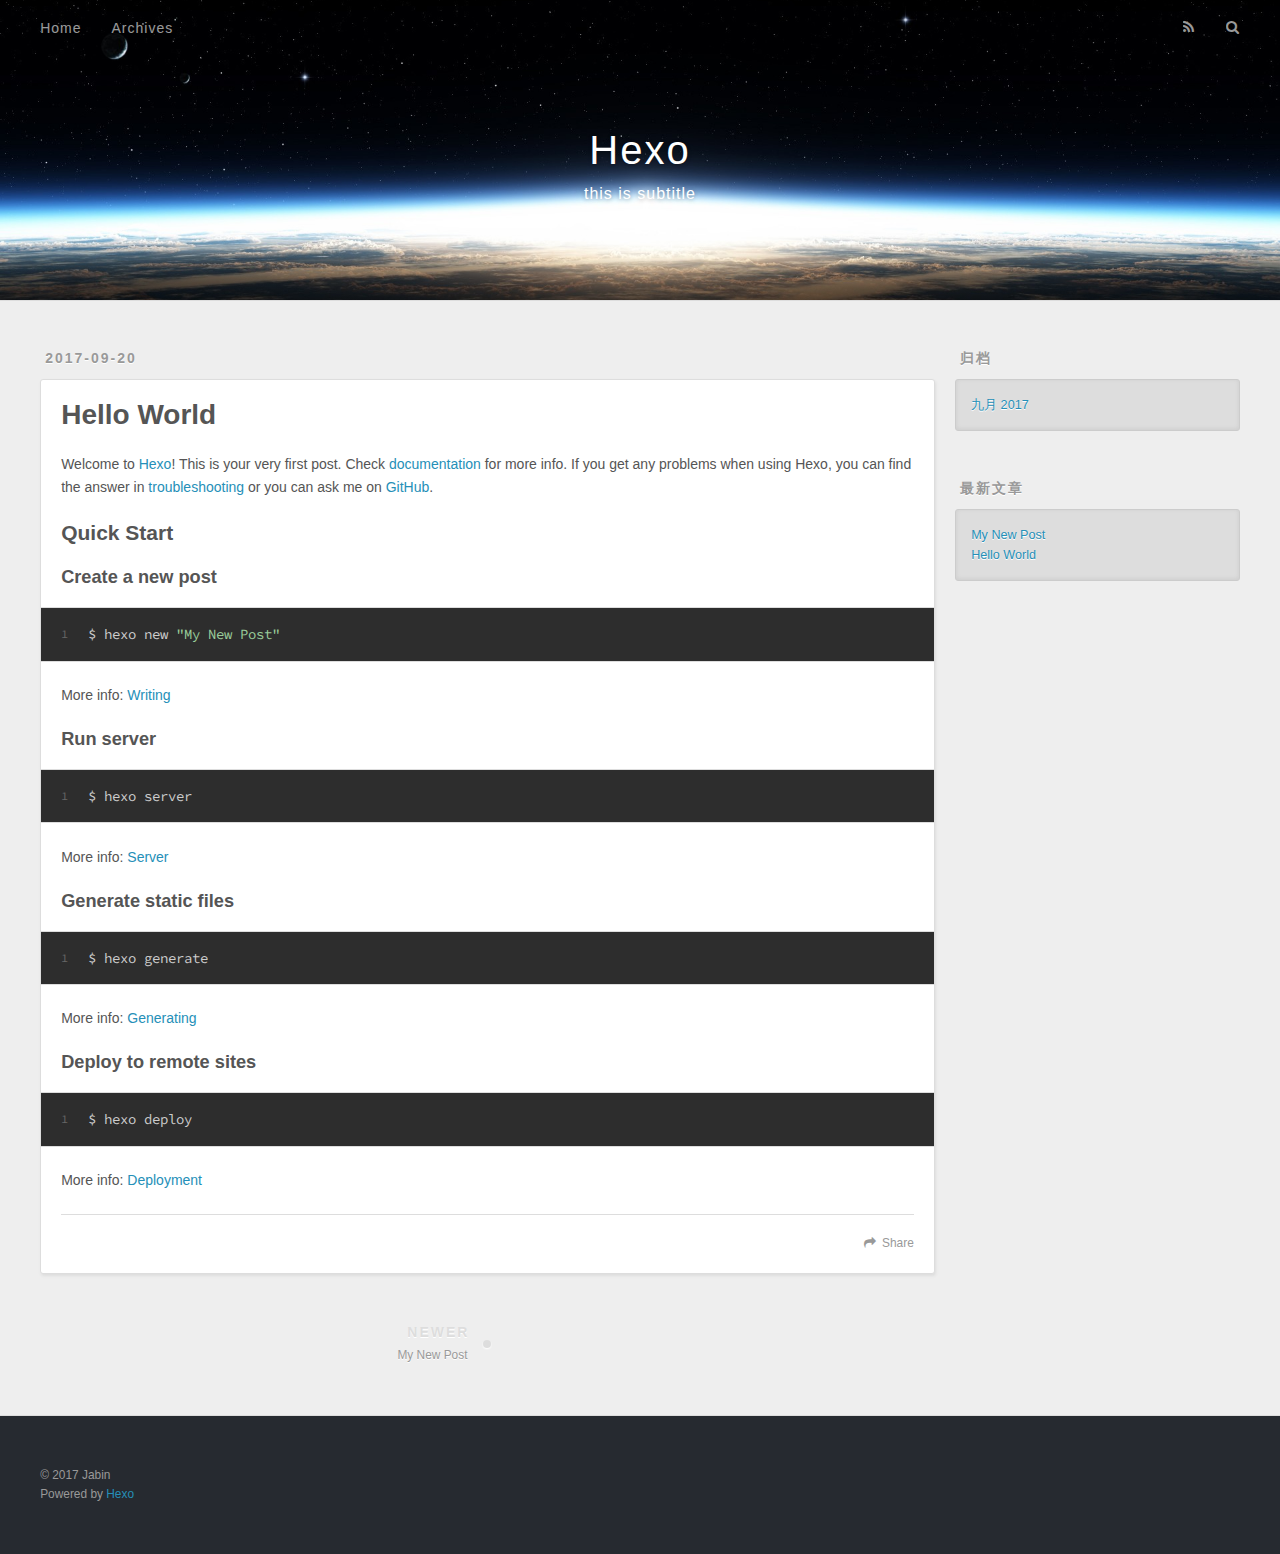
<file: 2017/09/20/hello-world/index.html>
<!DOCTYPE html>
<html>
<head>
  <meta charset="utf-8">
  
  <title>Hello World | Hexo</title>
  <meta name="viewport" content="width=device-width, initial-scale=1, maximum-scale=1">
  <meta name="description" content="Welcome to Hexo! This is your very first post. Check documentation for more info. If you get any problems when using Hexo, you can find the answer in troubleshooting or you can ask me on GitHub. Quick">
<meta property="og:type" content="article">
<meta property="og:title" content="Hello World">
<meta property="og:url" content="http://yoursite.com/2017/09/20/hello-world/index.html">
<meta property="og:site_name" content="Hexo">
<meta property="og:description" content="Welcome to Hexo! This is your very first post. Check documentation for more info. If you get any problems when using Hexo, you can find the answer in troubleshooting or you can ask me on GitHub. Quick">
<meta property="og:locale" content="zh-CN">
<meta property="og:updated_time" content="2017-09-20T06:15:34.120Z">
<meta name="twitter:card" content="summary">
<meta name="twitter:title" content="Hello World">
<meta name="twitter:description" content="Welcome to Hexo! This is your very first post. Check documentation for more info. If you get any problems when using Hexo, you can find the answer in troubleshooting or you can ask me on GitHub. Quick">
  
    <link rel="alternate" href="/atom.xml" title="Hexo" type="application/atom+xml">
  
  
    <link rel="icon" href="/favicon.png">
  
  
    <link href="//fonts.googleapis.com/css?family=Source+Code+Pro" rel="stylesheet" type="text/css">
  
  <link rel="stylesheet" href="/css/style.css">
  

</head>

<body>
  <div id="container">
    <div id="wrap">
      <header id="header">
  <div id="banner"></div>
  <div id="header-outer" class="outer">
    <div id="header-title" class="inner">
      <h1 id="logo-wrap">
        <a href="/" id="logo">Hexo</a>
      </h1>
      
        <h2 id="subtitle-wrap">
          <a href="/" id="subtitle">this is subtitle</a>
        </h2>
      
    </div>
    <div id="header-inner" class="inner">
      <nav id="main-nav">
        <a id="main-nav-toggle" class="nav-icon"></a>
        
          <a class="main-nav-link" href="/">Home</a>
        
          <a class="main-nav-link" href="/archives">Archives</a>
        
      </nav>
      <nav id="sub-nav">
        
          <a id="nav-rss-link" class="nav-icon" href="/atom.xml" title="RSS Feed"></a>
        
        <a id="nav-search-btn" class="nav-icon" title="搜索"></a>
      </nav>
      <div id="search-form-wrap">
        <form action="//google.com/search" method="get" accept-charset="UTF-8" class="search-form"><input type="search" name="q" class="search-form-input" placeholder="Search"><button type="submit" class="search-form-submit">&#xF002;</button><input type="hidden" name="sitesearch" value="http://yoursite.com"></form>
      </div>
    </div>
  </div>
</header>
      <div class="outer">
        <section id="main"><article id="post-hello-world" class="article article-type-post" itemscope itemprop="blogPost">
  <div class="article-meta">
    <a href="/2017/09/20/hello-world/" class="article-date">
  <time datetime="2017-09-20T06:15:34.120Z" itemprop="datePublished">2017-09-20</time>
</a>
    
  </div>
  <div class="article-inner">
    
    
      <header class="article-header">
        
  
    <h1 class="article-title" itemprop="name">
      Hello World
    </h1>
  

      </header>
    
    <div class="article-entry" itemprop="articleBody">
      
        <p>Welcome to <a href="https://hexo.io/" target="_blank" rel="external">Hexo</a>! This is your very first post. Check <a href="https://hexo.io/docs/" target="_blank" rel="external">documentation</a> for more info. If you get any problems when using Hexo, you can find the answer in <a href="https://hexo.io/docs/troubleshooting.html" target="_blank" rel="external">troubleshooting</a> or you can ask me on <a href="https://github.com/hexojs/hexo/issues" target="_blank" rel="external">GitHub</a>.</p>
<h2 id="Quick-Start"><a href="#Quick-Start" class="headerlink" title="Quick Start"></a>Quick Start</h2><h3 id="Create-a-new-post"><a href="#Create-a-new-post" class="headerlink" title="Create a new post"></a>Create a new post</h3><figure class="highlight bash"><table><tr><td class="gutter"><pre><div class="line">1</div></pre></td><td class="code"><pre><div class="line">$ hexo new <span class="string">"My New Post"</span></div></pre></td></tr></table></figure>
<p>More info: <a href="https://hexo.io/docs/writing.html" target="_blank" rel="external">Writing</a></p>
<h3 id="Run-server"><a href="#Run-server" class="headerlink" title="Run server"></a>Run server</h3><figure class="highlight bash"><table><tr><td class="gutter"><pre><div class="line">1</div></pre></td><td class="code"><pre><div class="line">$ hexo server</div></pre></td></tr></table></figure>
<p>More info: <a href="https://hexo.io/docs/server.html" target="_blank" rel="external">Server</a></p>
<h3 id="Generate-static-files"><a href="#Generate-static-files" class="headerlink" title="Generate static files"></a>Generate static files</h3><figure class="highlight bash"><table><tr><td class="gutter"><pre><div class="line">1</div></pre></td><td class="code"><pre><div class="line">$ hexo generate</div></pre></td></tr></table></figure>
<p>More info: <a href="https://hexo.io/docs/generating.html" target="_blank" rel="external">Generating</a></p>
<h3 id="Deploy-to-remote-sites"><a href="#Deploy-to-remote-sites" class="headerlink" title="Deploy to remote sites"></a>Deploy to remote sites</h3><figure class="highlight bash"><table><tr><td class="gutter"><pre><div class="line">1</div></pre></td><td class="code"><pre><div class="line">$ hexo deploy</div></pre></td></tr></table></figure>
<p>More info: <a href="https://hexo.io/docs/deployment.html" target="_blank" rel="external">Deployment</a></p>

      
    </div>
    <footer class="article-footer">
      <a data-url="http://yoursite.com/2017/09/20/hello-world/" data-id="cj7somysa0000iok0dyktvwki" class="article-share-link">Share</a>
      
      
    </footer>
  </div>
  
    
<nav id="article-nav">
  
    <a href="/2017/09/20/My-New-Post/" id="article-nav-newer" class="article-nav-link-wrap">
      <strong class="article-nav-caption">Newer</strong>
      <div class="article-nav-title">
        
          My New Post
        
      </div>
    </a>
  
  
</nav>

  
</article>

</section>
        
          <aside id="sidebar">
  
    

  
    

  
    
  
    
  <div class="widget-wrap">
    <h3 class="widget-title">归档</h3>
    <div class="widget">
      <ul class="archive-list"><li class="archive-list-item"><a class="archive-list-link" href="/archives/2017/09/">九月 2017</a></li></ul>
    </div>
  </div>


  
    
  <div class="widget-wrap">
    <h3 class="widget-title">最新文章</h3>
    <div class="widget">
      <ul>
        
          <li>
            <a href="/2017/09/20/My-New-Post/">My New Post</a>
          </li>
        
          <li>
            <a href="/2017/09/20/hello-world/">Hello World</a>
          </li>
        
      </ul>
    </div>
  </div>

  
</aside>
        
      </div>
      <footer id="footer">
  
  <div class="outer">
    <div id="footer-info" class="inner">
      &copy; 2017 Jabin<br>
      Powered by <a href="http://hexo.io/" target="_blank">Hexo</a>
    </div>
  </div>
</footer>
    </div>
    <nav id="mobile-nav">
  
    <a href="/" class="mobile-nav-link">Home</a>
  
    <a href="/archives" class="mobile-nav-link">Archives</a>
  
</nav>
    

<script src="//ajax.googleapis.com/ajax/libs/jquery/2.0.3/jquery.min.js"></script>


  <link rel="stylesheet" href="/fancybox/jquery.fancybox.css">
  <script src="/fancybox/jquery.fancybox.pack.js"></script>


<script src="/js/script.js"></script>

  </div>
</body>
</html>
</file>
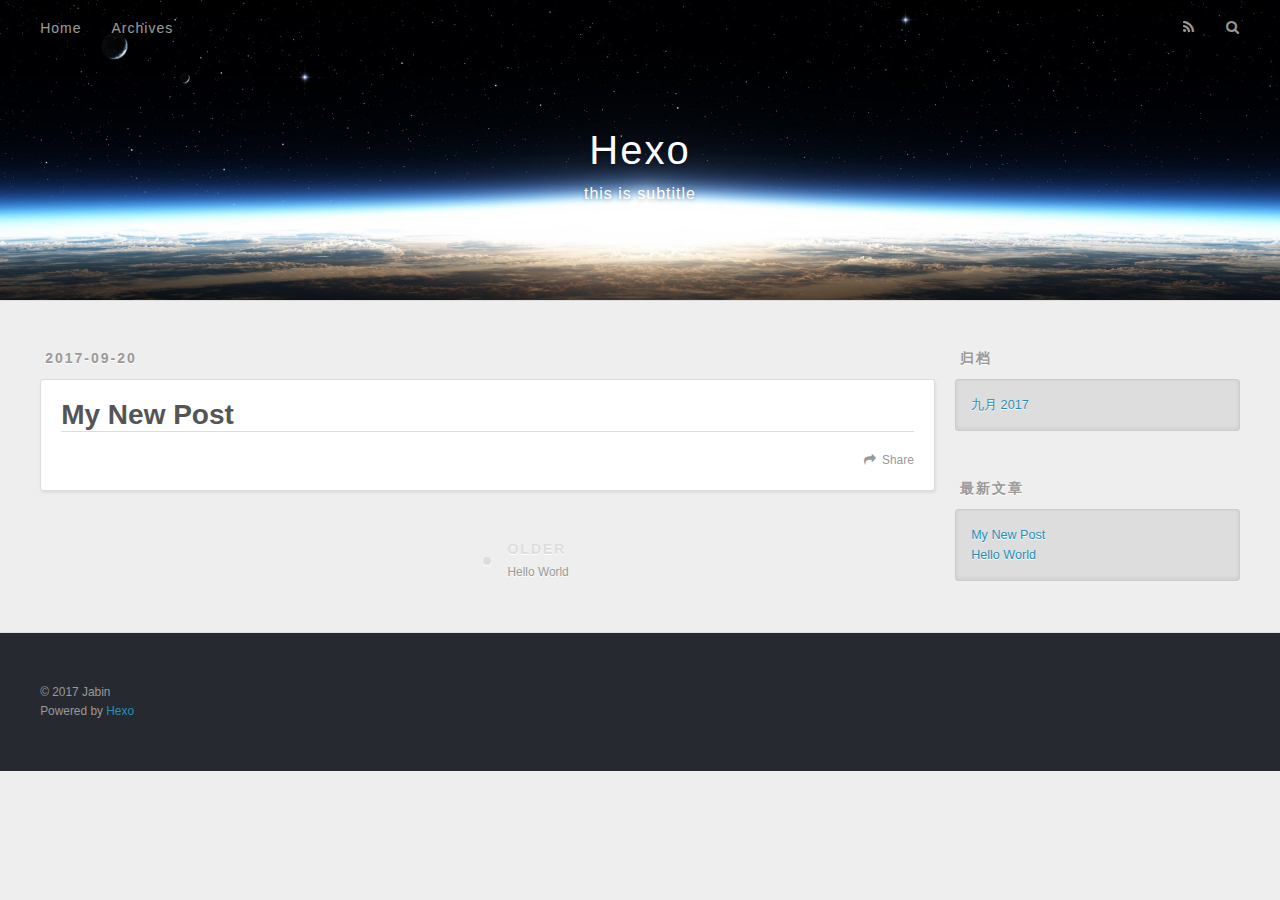
<file: 2017/09/20/My-New-Post/index.html>
<!DOCTYPE html>
<html>
<head>
  <meta charset="utf-8">
  
  <title>My New Post | Hexo</title>
  <meta name="viewport" content="width=device-width, initial-scale=1, maximum-scale=1">
  <meta name="description" content="this is description">
<meta property="og:type" content="article">
<meta property="og:title" content="My New Post">
<meta property="og:url" content="http://yoursite.com/2017/09/20/My-New-Post/index.html">
<meta property="og:site_name" content="Hexo">
<meta property="og:description" content="this is description">
<meta property="og:locale" content="zh-CN">
<meta property="og:updated_time" content="2017-09-20T07:03:00.994Z">
<meta name="twitter:card" content="summary">
<meta name="twitter:title" content="My New Post">
<meta name="twitter:description" content="this is description">
  
    <link rel="alternate" href="/atom.xml" title="Hexo" type="application/atom+xml">
  
  
    <link rel="icon" href="/favicon.png">
  
  
    <link href="//fonts.googleapis.com/css?family=Source+Code+Pro" rel="stylesheet" type="text/css">
  
  <link rel="stylesheet" href="/css/style.css">
  

</head>

<body>
  <div id="container">
    <div id="wrap">
      <header id="header">
  <div id="banner"></div>
  <div id="header-outer" class="outer">
    <div id="header-title" class="inner">
      <h1 id="logo-wrap">
        <a href="/" id="logo">Hexo</a>
      </h1>
      
        <h2 id="subtitle-wrap">
          <a href="/" id="subtitle">this is subtitle</a>
        </h2>
      
    </div>
    <div id="header-inner" class="inner">
      <nav id="main-nav">
        <a id="main-nav-toggle" class="nav-icon"></a>
        
          <a class="main-nav-link" href="/">Home</a>
        
          <a class="main-nav-link" href="/archives">Archives</a>
        
      </nav>
      <nav id="sub-nav">
        
          <a id="nav-rss-link" class="nav-icon" href="/atom.xml" title="RSS Feed"></a>
        
        <a id="nav-search-btn" class="nav-icon" title="搜索"></a>
      </nav>
      <div id="search-form-wrap">
        <form action="//google.com/search" method="get" accept-charset="UTF-8" class="search-form"><input type="search" name="q" class="search-form-input" placeholder="Search"><button type="submit" class="search-form-submit">&#xF002;</button><input type="hidden" name="sitesearch" value="http://yoursite.com"></form>
      </div>
    </div>
  </div>
</header>
      <div class="outer">
        <section id="main"><article id="post-My-New-Post" class="article article-type-post" itemscope itemprop="blogPost">
  <div class="article-meta">
    <a href="/2017/09/20/My-New-Post/" class="article-date">
  <time datetime="2017-09-20T07:03:00.000Z" itemprop="datePublished">2017-09-20</time>
</a>
    
  </div>
  <div class="article-inner">
    
    
      <header class="article-header">
        
  
    <h1 class="article-title" itemprop="name">
      My New Post
    </h1>
  

      </header>
    
    <div class="article-entry" itemprop="articleBody">
      
        
      
    </div>
    <footer class="article-footer">
      <a data-url="http://yoursite.com/2017/09/20/My-New-Post/" data-id="cj7somysg0001iok0ooiwup0e" class="article-share-link">Share</a>
      
      
    </footer>
  </div>
  
    
<nav id="article-nav">
  
  
    <a href="/2017/09/20/hello-world/" id="article-nav-older" class="article-nav-link-wrap">
      <strong class="article-nav-caption">Older</strong>
      <div class="article-nav-title">Hello World</div>
    </a>
  
</nav>

  
</article>

</section>
        
          <aside id="sidebar">
  
    

  
    

  
    
  
    
  <div class="widget-wrap">
    <h3 class="widget-title">归档</h3>
    <div class="widget">
      <ul class="archive-list"><li class="archive-list-item"><a class="archive-list-link" href="/archives/2017/09/">九月 2017</a></li></ul>
    </div>
  </div>


  
    
  <div class="widget-wrap">
    <h3 class="widget-title">最新文章</h3>
    <div class="widget">
      <ul>
        
          <li>
            <a href="/2017/09/20/My-New-Post/">My New Post</a>
          </li>
        
          <li>
            <a href="/2017/09/20/hello-world/">Hello World</a>
          </li>
        
      </ul>
    </div>
  </div>

  
</aside>
        
      </div>
      <footer id="footer">
  
  <div class="outer">
    <div id="footer-info" class="inner">
      &copy; 2017 Jabin<br>
      Powered by <a href="http://hexo.io/" target="_blank">Hexo</a>
    </div>
  </div>
</footer>
    </div>
    <nav id="mobile-nav">
  
    <a href="/" class="mobile-nav-link">Home</a>
  
    <a href="/archives" class="mobile-nav-link">Archives</a>
  
</nav>
    

<script src="//ajax.googleapis.com/ajax/libs/jquery/2.0.3/jquery.min.js"></script>


  <link rel="stylesheet" href="/fancybox/jquery.fancybox.css">
  <script src="/fancybox/jquery.fancybox.pack.js"></script>


<script src="/js/script.js"></script>

  </div>
</body>
</html>
</file>
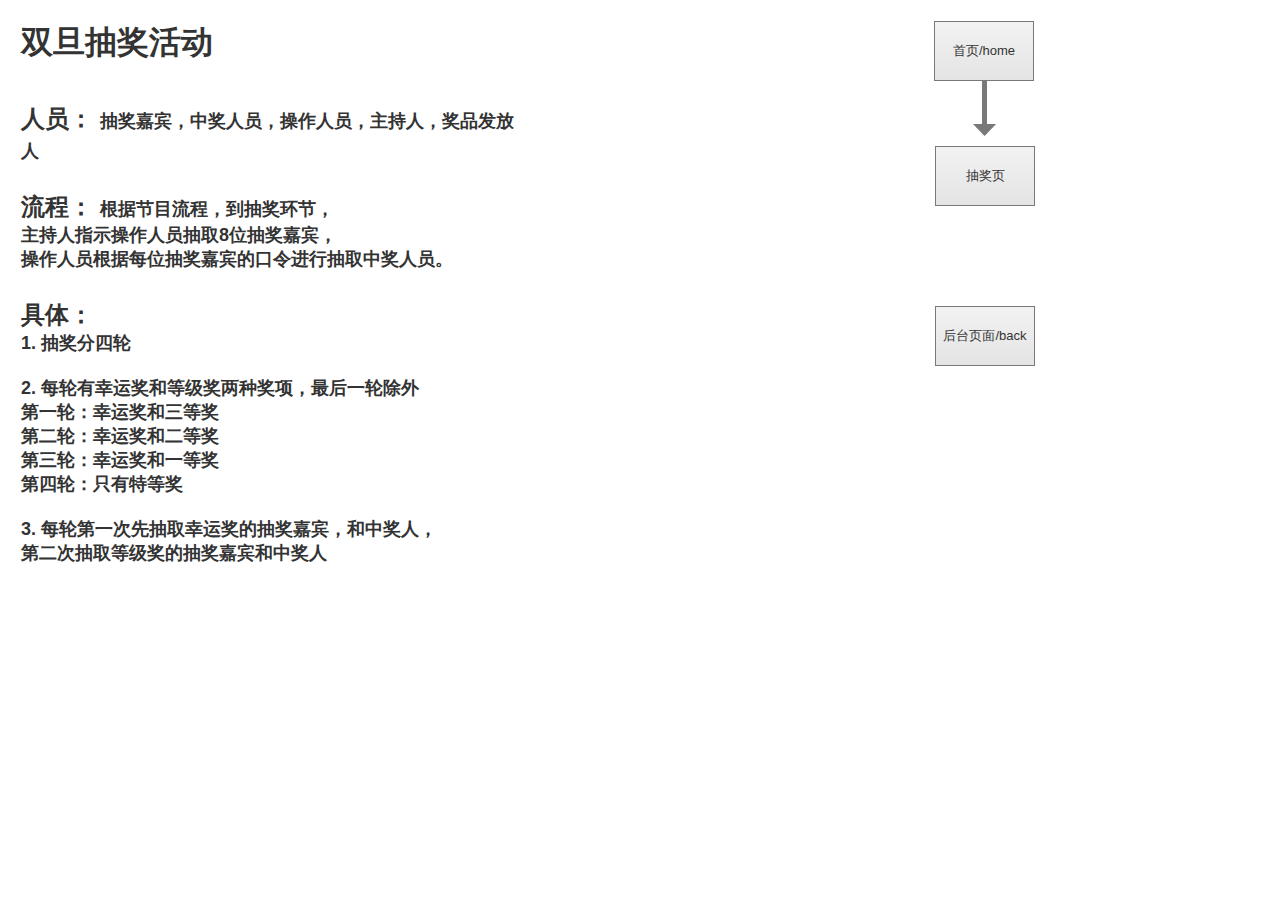
<file: 元旦抽奖活动原型/home.html>
﻿<!DOCTYPE html>
<html>
  <head>
    <title>Home</title>
    <meta http-equiv="X-UA-Compatible" content="IE=edge"/>
    <meta http-equiv="content-type" content="text/html; charset=utf-8"/>
    <meta name="apple-mobile-web-app-capable" content="yes"/>
    <link href="resources/css/jquery-ui-themes.css" type="text/css" rel="stylesheet"/>
    <link href="resources/css/axure_rp_page.css" type="text/css" rel="stylesheet"/>
    <link href="data/styles.css" type="text/css" rel="stylesheet"/>
    <link href="files/home/styles.css" type="text/css" rel="stylesheet"/>
    <script src="resources/scripts/jquery-1.7.1.min.js"></script>
    <script src="resources/scripts/jquery-ui-1.8.10.custom.min.js"></script>
    <script src="resources/scripts/prototypePre.js"></script>
    <script src="data/document.js"></script>
    <script src="resources/scripts/prototypePost.js"></script>
    <script src="files/home/data.js"></script>
    <script type="text/javascript">
      $axure.utils.getTransparentGifPath = function() { return 'resources/images/transparent.gif'; };
      $axure.utils.getOtherPath = function() { return 'resources/Other.html'; };
      $axure.utils.getReloadPath = function() { return 'resources/reload.html'; };
    </script>
  </head>
  <body>
    <div id="base" class="">

      <!-- Unnamed (Rectangle) -->
      <div id="u0" class="ax_default heading_1">
        <div id="u0_div" class=""></div>
        <div id="u0_text" class="text ">
          <p><span>双旦抽奖活动</span></p>
        </div>
      </div>

      <!-- Unnamed (Rectangle) -->
      <div id="u1" class="ax_default heading_2">
        <div id="u1_div" class=""></div>
        <div id="u1_text" class="text ">
          <p style="font-size:24px;"><span><br></span></p><p><span>人员： </span><span style="font-size:18px;">抽奖嘉宾，中奖人员，操作人员，主持人，奖品发放人</span></p><p style="font-size:24px;"><span><br></span></p><p><span>流程： </span><span style="font-size:18px;">根据节目流程，到抽奖环节，</span></p><p style="font-size:18px;"><span>主持人指示操作人员抽取8位抽奖嘉宾，</span></p><p style="font-size:18px;"><span>操作人员根据每位抽奖嘉宾的口令进行抽取中奖人员。</span></p><p style="font-size:24px;"><span><br></span></p><p style="font-size:24px;"><span>具体：</span></p><p style="font-size:18px;"><span>1. 抽奖分四轮</span></p><p style="font-size:18px;"><span><br></span></p><p style="font-size:18px;"><span>2. 每轮有幸运奖和等级奖两种奖项，最后一轮除外</span></p><p style="font-size:18px;"><span>第一轮：幸运奖和三等奖</span></p><p style="font-size:18px;"><span>第二轮：幸运奖和二等奖</span></p><p style="font-size:18px;"><span>第三轮：幸运奖和一等奖</span></p><p style="font-size:18px;"><span>第四轮：只有特等奖</span></p><p style="font-size:18px;"><span><br></span></p><p style="font-size:18px;"><span>3. 每轮第一次先抽取幸运奖的抽奖嘉宾，和中奖人，</span></p><p style="font-size:18px;"><span>第二次抽取等级奖的抽奖嘉宾和中奖人</span></p><p style="font-size:24px;"><span><br></span></p><p style="font-size:24px;"><span><br></span></p><p style="font-size:24px;"><span><br></span></p><p style="font-size:24px;"><span><br></span></p><p style="font-size:24px;"><span><br></span></p>
        </div>
      </div>

      <!-- Unnamed (Rectangle) -->
      <div id="u2" class="ax_default flow_shape">
        <div id="u2_div" class=""></div>
        <div id="u2_text" class="text ">
          <p><span>首页/home</span></p>
        </div>
      </div>

      <!-- Unnamed (Vertical Line) -->
      <div id="u3" class="ax_default arrow">
        <img id="u3_img" class="img " src="images/home/u3.png"/>
      </div>

      <!-- Unnamed (Rectangle) -->
      <div id="u4" class="ax_default flow_shape">
        <div id="u4_div" class=""></div>
        <div id="u4_text" class="text ">
          <p><span>抽奖页</span></p>
        </div>
      </div>

      <!-- Unnamed (Rectangle) -->
      <div id="u5" class="ax_default flow_shape">
        <div id="u5_div" class=""></div>
        <div id="u5_text" class="text ">
          <p><span>后台页面/back</span></p>
        </div>
      </div>
    </div>
  </body>
</html>
</file>
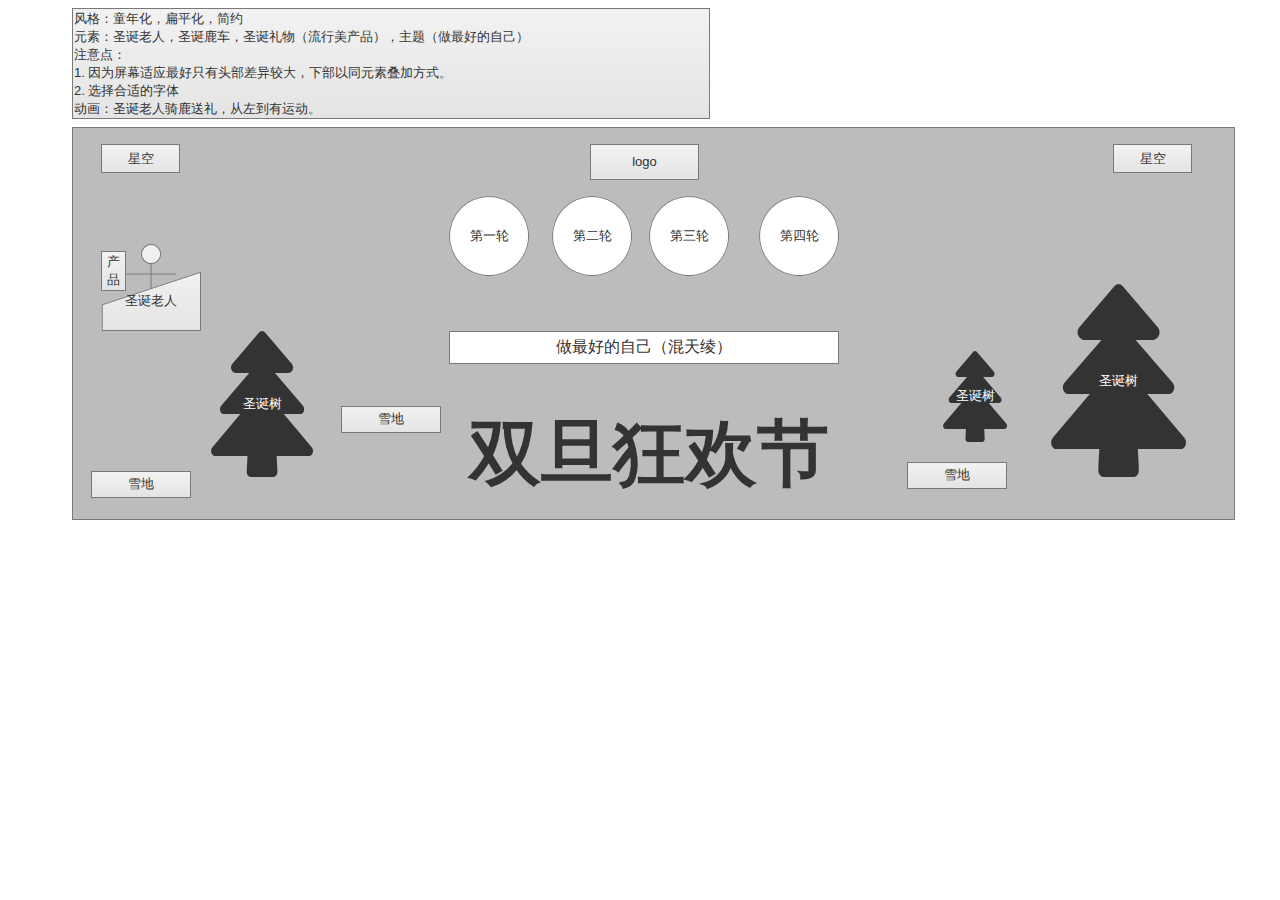
<file: 元旦抽奖活动原型/主页.html>
﻿<!DOCTYPE html>
<html>
  <head>
    <title>主页</title>
    <meta http-equiv="X-UA-Compatible" content="IE=edge"/>
    <meta http-equiv="content-type" content="text/html; charset=utf-8"/>
    <meta name="apple-mobile-web-app-capable" content="yes"/>
    <link href="resources/css/jquery-ui-themes.css" type="text/css" rel="stylesheet"/>
    <link href="resources/css/axure_rp_page.css" type="text/css" rel="stylesheet"/>
    <link href="data/styles.css" type="text/css" rel="stylesheet"/>
    <link href="files/主页/styles.css" type="text/css" rel="stylesheet"/>
    <script src="resources/scripts/jquery-1.7.1.min.js"></script>
    <script src="resources/scripts/jquery-ui-1.8.10.custom.min.js"></script>
    <script src="resources/scripts/prototypePre.js"></script>
    <script src="data/document.js"></script>
    <script src="resources/scripts/prototypePost.js"></script>
    <script src="files/主页/data.js"></script>
    <script type="text/javascript">
      $axure.utils.getTransparentGifPath = function() { return 'resources/images/transparent.gif'; };
      $axure.utils.getOtherPath = function() { return 'resources/Other.html'; };
      $axure.utils.getReloadPath = function() { return 'resources/reload.html'; };
    </script>
  </head>
  <body>
    <div id="base" class="">

      <!-- Unnamed (Image) -->
      <div id="u6" class="ax_default image">
        <img id="u6_img" class="img " src="images/主页/u6.jpg"/>
      </div>

      <!-- Unnamed (Rectangle) -->
      <div id="u7" class="ax_default box_1">
        <div id="u7_div" class=""></div>
      </div>

      <!-- Unnamed (Rectangle) -->
      <div id="u8" class="ax_default heading_1">
        <div id="u8_div" class=""></div>
        <div id="u8_text" class="text ">
          <p><span>双旦狂欢节</span></p>
        </div>
      </div>

      <!-- Unnamed (Ellipse) -->
      <div id="u9" class="ax_default ellipse">
        <img id="u9_img" class="img " src="images/主页/u9.png"/>
        <div id="u9_text" class="text ">
          <p><span>第一轮</span></p>
        </div>
      </div>

      <!-- Unnamed (Ellipse) -->
      <div id="u10" class="ax_default ellipse">
        <img id="u10_img" class="img " src="images/主页/u9.png"/>
        <div id="u10_text" class="text ">
          <p><span>第二轮</span></p>
        </div>
      </div>

      <!-- Unnamed (Ellipse) -->
      <div id="u11" class="ax_default ellipse">
        <img id="u11_img" class="img " src="images/主页/u9.png"/>
        <div id="u11_text" class="text ">
          <p><span>第三轮</span></p>
        </div>
      </div>

      <!-- Unnamed (Ellipse) -->
      <div id="u12" class="ax_default ellipse">
        <img id="u12_img" class="img " src="images/主页/u9.png"/>
        <div id="u12_text" class="text ">
          <p><span>第四轮</span></p>
        </div>
      </div>

      <!-- Unnamed (Rectangle) -->
      <div id="u13" class="ax_default box_1">
        <div id="u13_div" class=""></div>
        <div id="u13_text" class="text ">
          <p><span>做最好的自己（混天绫）</span></p>
        </div>
      </div>

      <!-- Unnamed (Rectangle) -->
      <div id="u14" class="ax_default flow_shape">
        <div id="u14_div" class=""></div>
        <div id="u14_text" class="text ">
          <p><span>风格：童年化，扁平化，简约</span></p><p><span>元素：圣诞老人，圣诞鹿车，圣诞礼物（流行美产品），主题（做最好的自己）</span></p><p><span>注意点：</span></p><p><span>1. 因为屏幕适应最好只有头部差异较大，下部以同元素叠加方式。</span></p><p><span>2. 选择合适的字体</span></p><p><span>动画：圣诞老人骑鹿送礼，从左到有运动。</span></p>
        </div>
      </div>

      <!-- Unnamed (Rectangle) -->
      <div id="u15" class="ax_default flow_shape">
        <div id="u15_div" class=""></div>
        <div id="u15_text" class="text ">
          <p><span>logo</span></p>
        </div>
      </div>

      <!-- Unnamed (Actor) -->
      <div id="u16" class="ax_default flow_shape">
        <img id="u16_img" class="img " src="images/主页/u16.png"/>
      </div>

      <!-- Unnamed (Shape) -->
      <div id="u17" class="ax_default flow_shape">
        <img id="u17_img" class="img " src="images/主页/u17.png"/>
        <div id="u17_text" class="text ">
          <p><span>圣诞老人</span></p>
        </div>
      </div>

      <!-- Unnamed (Rectangle) -->
      <div id="u18" class="ax_default flow_shape">
        <div id="u18_div" class=""></div>
        <div id="u18_text" class="text ">
          <p><span>产</span></p><p><span>品</span></p>
        </div>
      </div>

      <!-- Unnamed (Shape) -->
      <div id="u19" class="ax_default icon">
        <img id="u19_img" class="img " src="images/主页/u19.png"/>
        <div id="u19_text" class="text ">
          <p><span>圣诞树</span></p>
        </div>
      </div>

      <!-- Unnamed (Shape) -->
      <div id="u20" class="ax_default icon">
        <img id="u20_img" class="img " src="images/主页/u20.png"/>
        <div id="u20_text" class="text ">
          <p><span>圣诞树</span></p>
        </div>
      </div>

      <!-- Unnamed (Shape) -->
      <div id="u21" class="ax_default icon">
        <img id="u21_img" class="img " src="images/主页/u21.png"/>
        <div id="u21_text" class="text ">
          <p><span>圣诞树</span></p>
        </div>
      </div>

      <!-- Unnamed (Rectangle) -->
      <div id="u22" class="ax_default flow_shape">
        <div id="u22_div" class=""></div>
        <div id="u22_text" class="text ">
          <p><span>雪地</span></p>
        </div>
      </div>

      <!-- Unnamed (Rectangle) -->
      <div id="u23" class="ax_default flow_shape">
        <div id="u23_div" class=""></div>
        <div id="u23_text" class="text ">
          <p><span>雪地</span></p>
        </div>
      </div>

      <!-- Unnamed (Rectangle) -->
      <div id="u24" class="ax_default flow_shape">
        <div id="u24_div" class=""></div>
        <div id="u24_text" class="text ">
          <p><span>雪地</span></p>
        </div>
      </div>

      <!-- Unnamed (Rectangle) -->
      <div id="u25" class="ax_default flow_shape">
        <div id="u25_div" class=""></div>
        <div id="u25_text" class="text ">
          <p><span>星空</span></p>
        </div>
      </div>

      <!-- Unnamed (Rectangle) -->
      <div id="u26" class="ax_default flow_shape">
        <div id="u26_div" class=""></div>
        <div id="u26_text" class="text ">
          <p><span>星空</span></p>
        </div>
      </div>
    </div>
  </body>
</html>
</file>
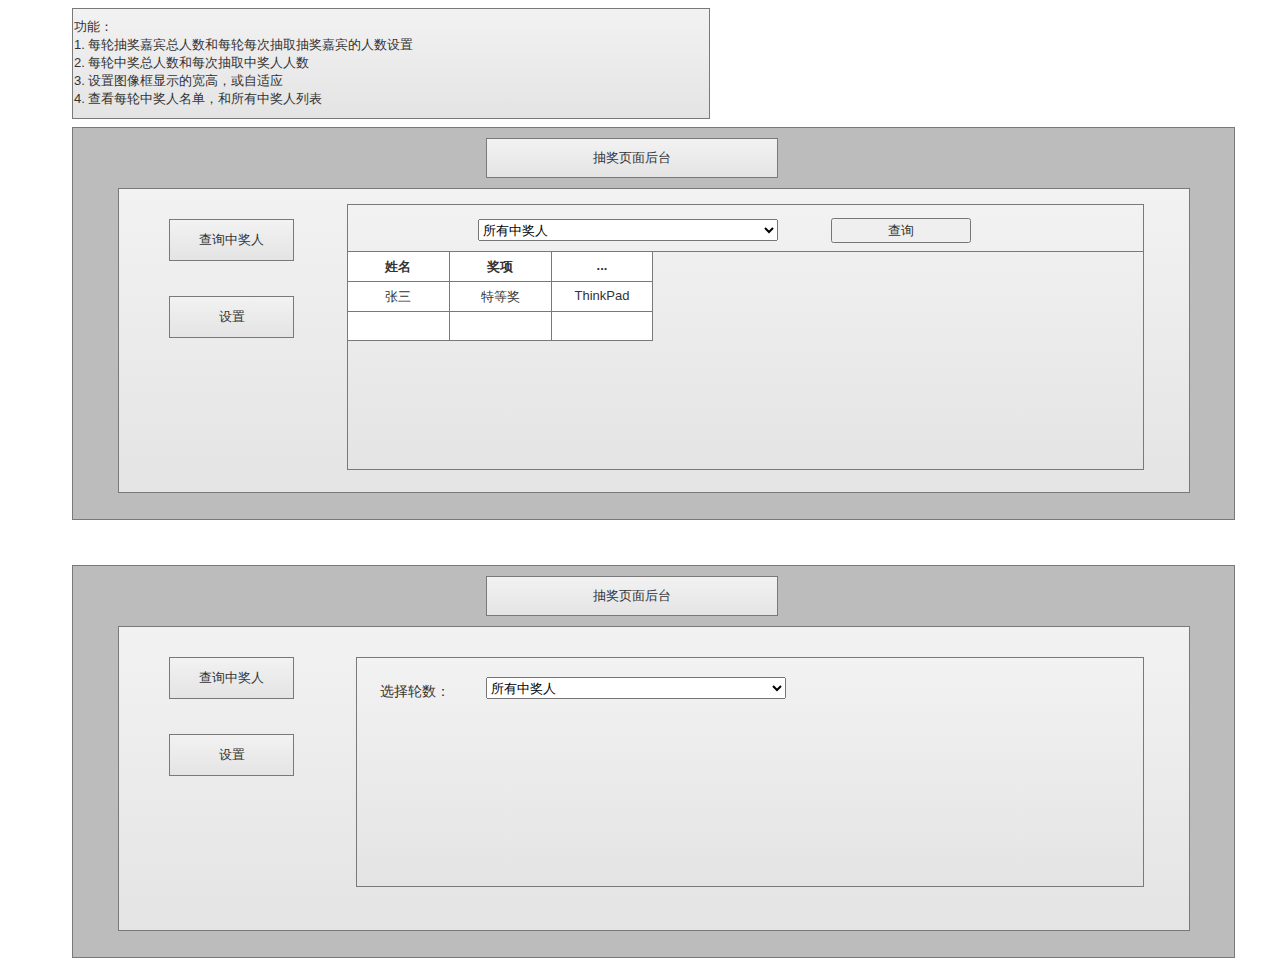
<file: 元旦抽奖活动原型/后台页.html>
﻿<!DOCTYPE html>
<html>
  <head>
    <title>后台页</title>
    <meta http-equiv="X-UA-Compatible" content="IE=edge"/>
    <meta http-equiv="content-type" content="text/html; charset=utf-8"/>
    <meta name="apple-mobile-web-app-capable" content="yes"/>
    <link href="resources/css/jquery-ui-themes.css" type="text/css" rel="stylesheet"/>
    <link href="resources/css/axure_rp_page.css" type="text/css" rel="stylesheet"/>
    <link href="data/styles.css" type="text/css" rel="stylesheet"/>
    <link href="files/后台页/styles.css" type="text/css" rel="stylesheet"/>
    <script src="resources/scripts/jquery-1.7.1.min.js"></script>
    <script src="resources/scripts/jquery-ui-1.8.10.custom.min.js"></script>
    <script src="resources/scripts/prototypePre.js"></script>
    <script src="data/document.js"></script>
    <script src="resources/scripts/prototypePost.js"></script>
    <script src="files/后台页/data.js"></script>
    <script type="text/javascript">
      $axure.utils.getTransparentGifPath = function() { return 'resources/images/transparent.gif'; };
      $axure.utils.getOtherPath = function() { return 'resources/Other.html'; };
      $axure.utils.getReloadPath = function() { return 'resources/reload.html'; };
    </script>
  </head>
  <body>
    <div id="base" class="">

      <!-- Unnamed (Rectangle) -->
      <div id="u104" class="ax_default box_1">
        <div id="u104_div" class=""></div>
      </div>

      <!-- Unnamed (Rectangle) -->
      <div id="u105" class="ax_default flow_shape">
        <div id="u105_div" class=""></div>
        <div id="u105_text" class="text ">
          <p><span>功能：</span></p><p><span>1. 每轮抽奖嘉宾总人数和每轮每次抽取抽奖嘉宾的人数设置</span></p><p><span>2. 每轮中奖总人数和每次抽取中奖人人数</span></p><p><span>3. 设置图像框显示的宽高，或自适应</span></p><p><span>4. 查看每轮中奖人名单，和所有中奖人列表</span></p>
        </div>
      </div>

      <!-- Unnamed (Rectangle) -->
      <div id="u106" class="ax_default flow_shape">
        <div id="u106_div" class=""></div>
        <div id="u106_text" class="text ">
          <p><span>抽奖页面后台</span></p>
        </div>
      </div>

      <!-- Unnamed (Rectangle) -->
      <div id="u107" class="ax_default flow_shape">
        <div id="u107_div" class=""></div>
      </div>

      <!-- Unnamed (Rectangle) -->
      <div id="u108" class="ax_default flow_shape">
        <div id="u108_div" class=""></div>
        <div id="u108_text" class="text ">
          <p><span>设置</span></p>
        </div>
      </div>

      <!-- Unnamed (Rectangle) -->
      <div id="u109" class="ax_default flow_shape">
        <div id="u109_div" class=""></div>
        <div id="u109_text" class="text ">
          <p><span>查询中奖人</span></p>
        </div>
      </div>

      <!-- Unnamed (Rectangle) -->
      <div id="u110" class="ax_default flow_shape">
        <div id="u110_div" class=""></div>
      </div>

      <!-- Unnamed (Droplist) -->
      <div id="u111" class="ax_default droplist">
        <select id="u111_input">
          <option value="所有中奖人">所有中奖人</option>
          <option value="第一轮幸运奖">第一轮幸运奖</option>
          <option value="第一轮等级奖">第一轮等级奖</option>
          <option value="第二轮幸运奖">第二轮幸运奖</option>
          <option value="第二轮等级奖">第二轮等级奖</option>
          <option value="第三轮幸运奖">第三轮幸运奖</option>
          <option value="第三轮等级奖">第三轮等级奖</option>
          <option value="第四轮等级奖">第四轮等级奖</option>
        </select>
      </div>

      <!-- Unnamed (HTML Button) -->
      <div id="u112" class="ax_default html_button">
        <input id="u112_input" type="submit" value="查询"/>
      </div>

      <!-- Unnamed (Horizontal Line) -->
      <div id="u113" class="ax_default line">
        <img id="u113_img" class="img " src="images/后台页/u113.png"/>
      </div>

      <!-- Unnamed (Table) -->
      <div id="u114" class="ax_default">

        <!-- Unnamed (Table Cell) -->
        <div id="u115" class="ax_default table_cell">
          <img id="u115_img" class="img " src="images/后台页/u115.png"/>
          <div id="u115_text" class="text ">
            <p><span>姓名</span></p>
          </div>
        </div>

        <!-- Unnamed (Table Cell) -->
        <div id="u116" class="ax_default table_cell">
          <img id="u116_img" class="img " src="images/后台页/u115.png"/>
          <div id="u116_text" class="text ">
            <p><span>奖项</span></p>
          </div>
        </div>

        <!-- Unnamed (Table Cell) -->
        <div id="u117" class="ax_default table_cell">
          <img id="u117_img" class="img " src="images/后台页/u117.png"/>
          <div id="u117_text" class="text ">
            <p><span>...</span></p>
          </div>
        </div>

        <!-- Unnamed (Table Cell) -->
        <div id="u118" class="ax_default table_cell">
          <img id="u118_img" class="img " src="images/后台页/u115.png"/>
          <div id="u118_text" class="text ">
            <p><span>张三</span></p>
          </div>
        </div>

        <!-- Unnamed (Table Cell) -->
        <div id="u119" class="ax_default table_cell">
          <img id="u119_img" class="img " src="images/后台页/u115.png"/>
          <div id="u119_text" class="text ">
            <p><span>特等奖</span></p>
          </div>
        </div>

        <!-- Unnamed (Table Cell) -->
        <div id="u120" class="ax_default table_cell">
          <img id="u120_img" class="img " src="images/后台页/u117.png"/>
          <div id="u120_text" class="text ">
            <p><span>ThinkPad</span></p>
          </div>
        </div>

        <!-- Unnamed (Table Cell) -->
        <div id="u121" class="ax_default table_cell">
          <img id="u121_img" class="img " src="images/后台页/u121.png"/>
        </div>

        <!-- Unnamed (Table Cell) -->
        <div id="u122" class="ax_default table_cell">
          <img id="u122_img" class="img " src="images/后台页/u121.png"/>
        </div>

        <!-- Unnamed (Table Cell) -->
        <div id="u123" class="ax_default table_cell">
          <img id="u123_img" class="img " src="images/后台页/u123.png"/>
        </div>
      </div>

      <!-- Unnamed (Rectangle) -->
      <div id="u124" class="ax_default box_1">
        <div id="u124_div" class=""></div>
      </div>

      <!-- Unnamed (Rectangle) -->
      <div id="u125" class="ax_default flow_shape">
        <div id="u125_div" class=""></div>
        <div id="u125_text" class="text ">
          <p><span>抽奖页面后台</span></p>
        </div>
      </div>

      <!-- Unnamed (Rectangle) -->
      <div id="u126" class="ax_default flow_shape">
        <div id="u126_div" class=""></div>
      </div>

      <!-- Unnamed (Rectangle) -->
      <div id="u127" class="ax_default flow_shape">
        <div id="u127_div" class=""></div>
        <div id="u127_text" class="text ">
          <p><span>设置</span></p>
        </div>
      </div>

      <!-- Unnamed (Rectangle) -->
      <div id="u128" class="ax_default flow_shape">
        <div id="u128_div" class=""></div>
        <div id="u128_text" class="text ">
          <p><span>查询中奖人</span></p>
        </div>
      </div>

      <!-- Unnamed (Rectangle) -->
      <div id="u129" class="ax_default flow_shape">
        <div id="u129_div" class=""></div>
      </div>

      <!-- Unnamed (Droplist) -->
      <div id="u130" class="ax_default droplist">
        <select id="u130_input">
          <option value="所有中奖人">所有中奖人</option>
          <option value="第一轮幸运奖">第一轮幸运奖</option>
          <option value="第一轮等级奖">第一轮等级奖</option>
          <option value="第二轮幸运奖">第二轮幸运奖</option>
          <option value="第二轮等级奖">第二轮等级奖</option>
          <option value="第三轮幸运奖">第三轮幸运奖</option>
          <option value="第三轮等级奖">第三轮等级奖</option>
          <option value="第四轮等级奖">第四轮等级奖</option>
        </select>
      </div>

      <!-- Unnamed (Rectangle) -->
      <div id="u131" class="ax_default label">
        <div id="u131_div" class=""></div>
        <div id="u131_text" class="text ">
          <p><span>选择轮数：</span></p>
        </div>
      </div>
    </div>
  </body>
</html>
</file>
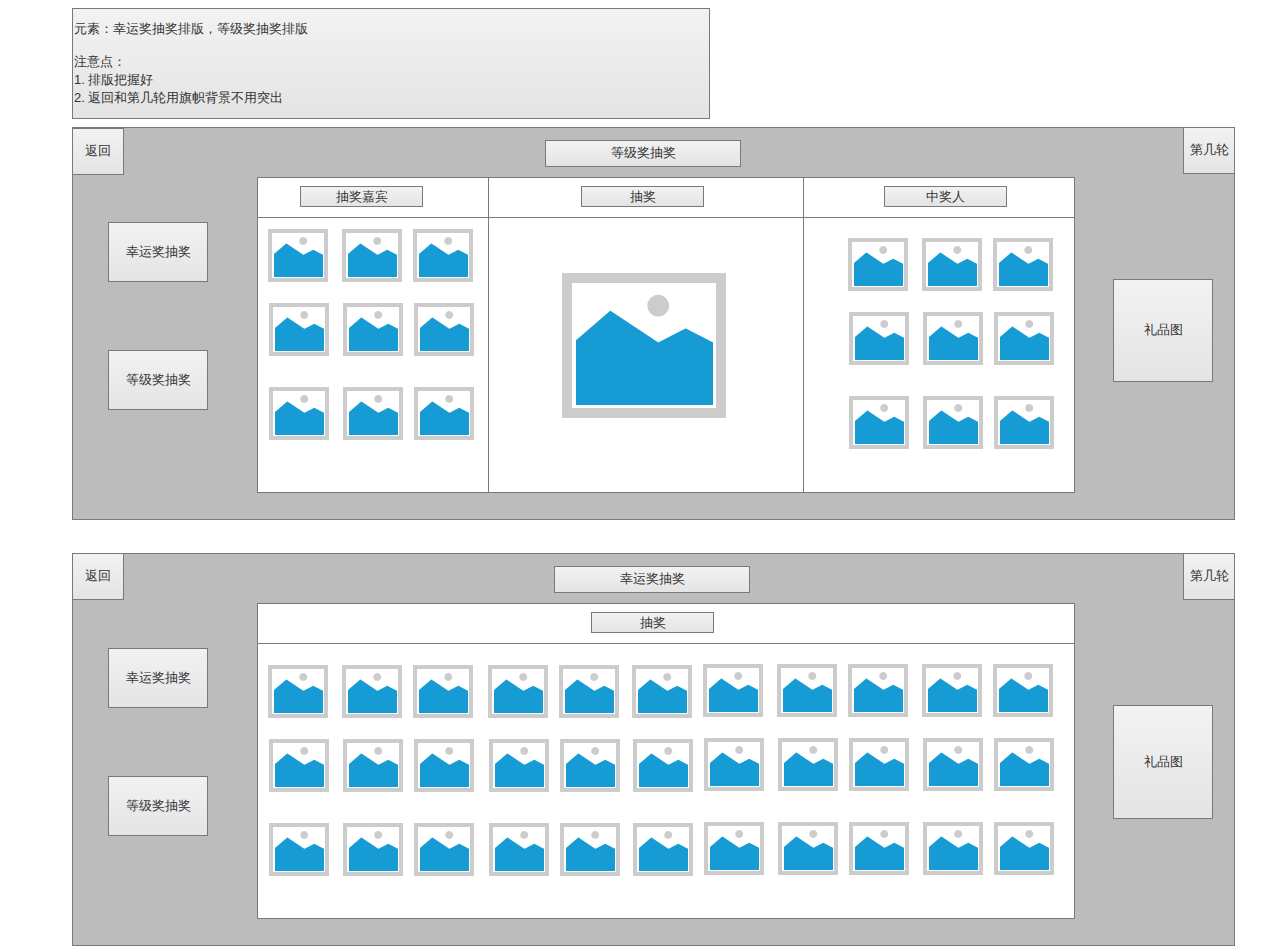
<file: 元旦抽奖活动原型/抽奖页.html>
﻿<!DOCTYPE html>
<html>
  <head>
    <title>抽奖页</title>
    <meta http-equiv="X-UA-Compatible" content="IE=edge"/>
    <meta http-equiv="content-type" content="text/html; charset=utf-8"/>
    <meta name="apple-mobile-web-app-capable" content="yes"/>
    <link href="resources/css/jquery-ui-themes.css" type="text/css" rel="stylesheet"/>
    <link href="resources/css/axure_rp_page.css" type="text/css" rel="stylesheet"/>
    <link href="data/styles.css" type="text/css" rel="stylesheet"/>
    <link href="files/抽奖页/styles.css" type="text/css" rel="stylesheet"/>
    <script src="resources/scripts/jquery-1.7.1.min.js"></script>
    <script src="resources/scripts/jquery-ui-1.8.10.custom.min.js"></script>
    <script src="resources/scripts/prototypePre.js"></script>
    <script src="data/document.js"></script>
    <script src="resources/scripts/prototypePost.js"></script>
    <script src="files/抽奖页/data.js"></script>
    <script type="text/javascript">
      $axure.utils.getTransparentGifPath = function() { return 'resources/images/transparent.gif'; };
      $axure.utils.getOtherPath = function() { return 'resources/Other.html'; };
      $axure.utils.getReloadPath = function() { return 'resources/reload.html'; };
    </script>
  </head>
  <body>
    <div id="base" class="">

      <!-- Unnamed (Rectangle) -->
      <div id="u27" class="ax_default box_1">
        <div id="u27_div" class=""></div>
      </div>

      <!-- Unnamed (Rectangle) -->
      <div id="u28" class="ax_default flow_shape">
        <div id="u28_div" class=""></div>
        <div id="u28_text" class="text ">
          <p><span>元素：幸运奖抽奖排版，等级奖抽奖排版</span></p><p><span><br></span></p><p><span>注意点：</span></p><p><span>1. 排版把握好</span></p><p><span>2. 返回和第几轮用旗帜背景不用突出</span></p>
        </div>
      </div>

      <!-- Unnamed (Rectangle) -->
      <div id="u29" class="ax_default flow_shape">
        <div id="u29_div" class=""></div>
        <div id="u29_text" class="text ">
          <p><span>幸运奖抽奖</span></p>
        </div>
      </div>

      <!-- Unnamed (Rectangle) -->
      <div id="u30" class="ax_default flow_shape">
        <div id="u30_div" class=""></div>
        <div id="u30_text" class="text ">
          <p><span>等级奖抽奖</span></p>
        </div>
      </div>

      <!-- Unnamed (Rectangle) -->
      <div id="u31" class="ax_default box_1">
        <div id="u31_div" class=""></div>
      </div>

      <!-- Unnamed (Rectangle) -->
      <div id="u32" class="ax_default flow_shape">
        <div id="u32_div" class=""></div>
        <div id="u32_text" class="text ">
          <p><span>礼品图</span></p>
        </div>
      </div>

      <!-- Unnamed (Rectangle) -->
      <div id="u33" class="ax_default flow_shape">
        <div id="u33_div" class=""></div>
        <div id="u33_text" class="text ">
          <p><span>等级奖抽奖</span></p>
        </div>
      </div>

      <!-- Unnamed (Rectangle) -->
      <div id="u34" class="ax_default flow_shape">
        <div id="u34_div" class=""></div>
        <div id="u34_text" class="text ">
          <p><span>抽奖嘉宾</span></p>
        </div>
      </div>

      <!-- Unnamed (Rectangle) -->
      <div id="u35" class="ax_default flow_shape">
        <div id="u35_div" class=""></div>
        <div id="u35_text" class="text ">
          <p><span>中奖人</span></p>
        </div>
      </div>

      <!-- Unnamed (Rectangle) -->
      <div id="u36" class="ax_default flow_shape">
        <div id="u36_div" class=""></div>
        <div id="u36_text" class="text ">
          <p><span>抽奖</span></p>
        </div>
      </div>

      <!-- Unnamed (Horizontal Line) -->
      <div id="u37" class="ax_default line">
        <img id="u37_img" class="img " src="images/抽奖页/u37.png"/>
      </div>

      <!-- Unnamed (Vertical Line) -->
      <div id="u38" class="ax_default line">
        <img id="u38_img" class="img " src="images/抽奖页/u38.png"/>
      </div>

      <!-- Unnamed (Vertical Line) -->
      <div id="u39" class="ax_default line">
        <img id="u39_img" class="img " src="images/抽奖页/u38.png"/>
      </div>

      <!-- Unnamed (Image) -->
      <div id="u40" class="ax_default image">
        <img id="u40_img" class="img " src="images/抽奖页/u40.png"/>
      </div>

      <!-- Unnamed (Image) -->
      <div id="u41" class="ax_default image">
        <img id="u41_img" class="img " src="images/抽奖页/u40.png"/>
      </div>

      <!-- Unnamed (Image) -->
      <div id="u42" class="ax_default image">
        <img id="u42_img" class="img " src="images/抽奖页/u40.png"/>
      </div>

      <!-- Unnamed (Image) -->
      <div id="u43" class="ax_default image">
        <img id="u43_img" class="img " src="images/抽奖页/u40.png"/>
      </div>

      <!-- Unnamed (Image) -->
      <div id="u44" class="ax_default image">
        <img id="u44_img" class="img " src="images/抽奖页/u40.png"/>
      </div>

      <!-- Unnamed (Image) -->
      <div id="u45" class="ax_default image">
        <img id="u45_img" class="img " src="images/抽奖页/u40.png"/>
      </div>

      <!-- Unnamed (Image) -->
      <div id="u46" class="ax_default image">
        <img id="u46_img" class="img " src="images/抽奖页/u40.png"/>
      </div>

      <!-- Unnamed (Image) -->
      <div id="u47" class="ax_default image">
        <img id="u47_img" class="img " src="images/抽奖页/u40.png"/>
      </div>

      <!-- Unnamed (Image) -->
      <div id="u48" class="ax_default image">
        <img id="u48_img" class="img " src="images/抽奖页/u40.png"/>
      </div>

      <!-- Unnamed (Image) -->
      <div id="u49" class="ax_default image">
        <img id="u49_img" class="img " src="images/抽奖页/u49.png"/>
      </div>

      <!-- Unnamed (Image) -->
      <div id="u50" class="ax_default image">
        <img id="u50_img" class="img " src="images/抽奖页/u40.png"/>
      </div>

      <!-- Unnamed (Image) -->
      <div id="u51" class="ax_default image">
        <img id="u51_img" class="img " src="images/抽奖页/u40.png"/>
      </div>

      <!-- Unnamed (Image) -->
      <div id="u52" class="ax_default image">
        <img id="u52_img" class="img " src="images/抽奖页/u40.png"/>
      </div>

      <!-- Unnamed (Image) -->
      <div id="u53" class="ax_default image">
        <img id="u53_img" class="img " src="images/抽奖页/u40.png"/>
      </div>

      <!-- Unnamed (Image) -->
      <div id="u54" class="ax_default image">
        <img id="u54_img" class="img " src="images/抽奖页/u40.png"/>
      </div>

      <!-- Unnamed (Image) -->
      <div id="u55" class="ax_default image">
        <img id="u55_img" class="img " src="images/抽奖页/u40.png"/>
      </div>

      <!-- Unnamed (Image) -->
      <div id="u56" class="ax_default image">
        <img id="u56_img" class="img " src="images/抽奖页/u40.png"/>
      </div>

      <!-- Unnamed (Image) -->
      <div id="u57" class="ax_default image">
        <img id="u57_img" class="img " src="images/抽奖页/u40.png"/>
      </div>

      <!-- Unnamed (Image) -->
      <div id="u58" class="ax_default image">
        <img id="u58_img" class="img " src="images/抽奖页/u40.png"/>
      </div>

      <!-- Unnamed (Rectangle) -->
      <div id="u59" class="ax_default box_1">
        <div id="u59_div" class=""></div>
      </div>

      <!-- Unnamed (Rectangle) -->
      <div id="u60" class="ax_default flow_shape">
        <div id="u60_div" class=""></div>
        <div id="u60_text" class="text ">
          <p><span>幸运奖抽奖</span></p>
        </div>
      </div>

      <!-- Unnamed (Rectangle) -->
      <div id="u61" class="ax_default flow_shape">
        <div id="u61_div" class=""></div>
        <div id="u61_text" class="text ">
          <p><span>等级奖抽奖</span></p>
        </div>
      </div>

      <!-- Unnamed (Rectangle) -->
      <div id="u62" class="ax_default box_1">
        <div id="u62_div" class=""></div>
      </div>

      <!-- Unnamed (Rectangle) -->
      <div id="u63" class="ax_default flow_shape">
        <div id="u63_div" class=""></div>
        <div id="u63_text" class="text ">
          <p><span>礼品图</span></p>
        </div>
      </div>

      <!-- Unnamed (Rectangle) -->
      <div id="u64" class="ax_default flow_shape">
        <div id="u64_div" class=""></div>
        <div id="u64_text" class="text ">
          <p><span>幸运奖抽奖</span></p>
        </div>
      </div>

      <!-- Unnamed (Rectangle) -->
      <div id="u65" class="ax_default flow_shape">
        <div id="u65_div" class=""></div>
        <div id="u65_text" class="text ">
          <p><span>抽奖</span></p>
        </div>
      </div>

      <!-- Unnamed (Horizontal Line) -->
      <div id="u66" class="ax_default line">
        <img id="u66_img" class="img " src="images/抽奖页/u37.png"/>
      </div>

      <!-- Unnamed (Image) -->
      <div id="u67" class="ax_default image">
        <img id="u67_img" class="img " src="images/抽奖页/u40.png"/>
      </div>

      <!-- Unnamed (Image) -->
      <div id="u68" class="ax_default image">
        <img id="u68_img" class="img " src="images/抽奖页/u40.png"/>
      </div>

      <!-- Unnamed (Image) -->
      <div id="u69" class="ax_default image">
        <img id="u69_img" class="img " src="images/抽奖页/u40.png"/>
      </div>

      <!-- Unnamed (Image) -->
      <div id="u70" class="ax_default image">
        <img id="u70_img" class="img " src="images/抽奖页/u40.png"/>
      </div>

      <!-- Unnamed (Image) -->
      <div id="u71" class="ax_default image">
        <img id="u71_img" class="img " src="images/抽奖页/u40.png"/>
      </div>

      <!-- Unnamed (Image) -->
      <div id="u72" class="ax_default image">
        <img id="u72_img" class="img " src="images/抽奖页/u40.png"/>
      </div>

      <!-- Unnamed (Image) -->
      <div id="u73" class="ax_default image">
        <img id="u73_img" class="img " src="images/抽奖页/u40.png"/>
      </div>

      <!-- Unnamed (Image) -->
      <div id="u74" class="ax_default image">
        <img id="u74_img" class="img " src="images/抽奖页/u40.png"/>
      </div>

      <!-- Unnamed (Image) -->
      <div id="u75" class="ax_default image">
        <img id="u75_img" class="img " src="images/抽奖页/u40.png"/>
      </div>

      <!-- Unnamed (Image) -->
      <div id="u76" class="ax_default image">
        <img id="u76_img" class="img " src="images/抽奖页/u40.png"/>
      </div>

      <!-- Unnamed (Image) -->
      <div id="u77" class="ax_default image">
        <img id="u77_img" class="img " src="images/抽奖页/u40.png"/>
      </div>

      <!-- Unnamed (Image) -->
      <div id="u78" class="ax_default image">
        <img id="u78_img" class="img " src="images/抽奖页/u40.png"/>
      </div>

      <!-- Unnamed (Image) -->
      <div id="u79" class="ax_default image">
        <img id="u79_img" class="img " src="images/抽奖页/u40.png"/>
      </div>

      <!-- Unnamed (Image) -->
      <div id="u80" class="ax_default image">
        <img id="u80_img" class="img " src="images/抽奖页/u40.png"/>
      </div>

      <!-- Unnamed (Image) -->
      <div id="u81" class="ax_default image">
        <img id="u81_img" class="img " src="images/抽奖页/u40.png"/>
      </div>

      <!-- Unnamed (Image) -->
      <div id="u82" class="ax_default image">
        <img id="u82_img" class="img " src="images/抽奖页/u40.png"/>
      </div>

      <!-- Unnamed (Image) -->
      <div id="u83" class="ax_default image">
        <img id="u83_img" class="img " src="images/抽奖页/u40.png"/>
      </div>

      <!-- Unnamed (Image) -->
      <div id="u84" class="ax_default image">
        <img id="u84_img" class="img " src="images/抽奖页/u40.png"/>
      </div>

      <!-- Unnamed (Image) -->
      <div id="u85" class="ax_default image">
        <img id="u85_img" class="img " src="images/抽奖页/u40.png"/>
      </div>

      <!-- Unnamed (Image) -->
      <div id="u86" class="ax_default image">
        <img id="u86_img" class="img " src="images/抽奖页/u40.png"/>
      </div>

      <!-- Unnamed (Image) -->
      <div id="u87" class="ax_default image">
        <img id="u87_img" class="img " src="images/抽奖页/u40.png"/>
      </div>

      <!-- Unnamed (Image) -->
      <div id="u88" class="ax_default image">
        <img id="u88_img" class="img " src="images/抽奖页/u40.png"/>
      </div>

      <!-- Unnamed (Image) -->
      <div id="u89" class="ax_default image">
        <img id="u89_img" class="img " src="images/抽奖页/u40.png"/>
      </div>

      <!-- Unnamed (Image) -->
      <div id="u90" class="ax_default image">
        <img id="u90_img" class="img " src="images/抽奖页/u40.png"/>
      </div>

      <!-- Unnamed (Image) -->
      <div id="u91" class="ax_default image">
        <img id="u91_img" class="img " src="images/抽奖页/u40.png"/>
      </div>

      <!-- Unnamed (Image) -->
      <div id="u92" class="ax_default image">
        <img id="u92_img" class="img " src="images/抽奖页/u40.png"/>
      </div>

      <!-- Unnamed (Image) -->
      <div id="u93" class="ax_default image">
        <img id="u93_img" class="img " src="images/抽奖页/u40.png"/>
      </div>

      <!-- Unnamed (Image) -->
      <div id="u94" class="ax_default image">
        <img id="u94_img" class="img " src="images/抽奖页/u40.png"/>
      </div>

      <!-- Unnamed (Image) -->
      <div id="u95" class="ax_default image">
        <img id="u95_img" class="img " src="images/抽奖页/u40.png"/>
      </div>

      <!-- Unnamed (Image) -->
      <div id="u96" class="ax_default image">
        <img id="u96_img" class="img " src="images/抽奖页/u40.png"/>
      </div>

      <!-- Unnamed (Image) -->
      <div id="u97" class="ax_default image">
        <img id="u97_img" class="img " src="images/抽奖页/u40.png"/>
      </div>

      <!-- Unnamed (Image) -->
      <div id="u98" class="ax_default image">
        <img id="u98_img" class="img " src="images/抽奖页/u40.png"/>
      </div>

      <!-- Unnamed (Image) -->
      <div id="u99" class="ax_default image">
        <img id="u99_img" class="img " src="images/抽奖页/u40.png"/>
      </div>

      <!-- Unnamed (Rectangle) -->
      <div id="u100" class="ax_default flow_shape">
        <div id="u100_div" class=""></div>
        <div id="u100_text" class="text ">
          <p><span>返回</span></p>
        </div>
      </div>

      <!-- Unnamed (Rectangle) -->
      <div id="u101" class="ax_default flow_shape">
        <div id="u101_div" class=""></div>
        <div id="u101_text" class="text ">
          <p><span>第几轮</span></p>
        </div>
      </div>

      <!-- Unnamed (Rectangle) -->
      <div id="u102" class="ax_default flow_shape">
        <div id="u102_div" class=""></div>
        <div id="u102_text" class="text ">
          <p><span>返回</span></p>
        </div>
      </div>

      <!-- Unnamed (Rectangle) -->
      <div id="u103" class="ax_default flow_shape">
        <div id="u103_div" class=""></div>
        <div id="u103_text" class="text ">
          <p><span>第几轮</span></p>
        </div>
      </div>
    </div>
  </body>
</html>
</file>
<file: css/style.css>
body {
  width: 100%;
}
body:before,
body:after {
  content: "";
  display: table;
}
body:after {
  clear: both;
}
html,
body,
div,
span,
applet,
object,
iframe,
h1,
h2,
h3,
h4,
h5,
h6,
p,
blockquote,
pre,
a,
abbr,
acronym,
address,
big,
cite,
code,
del,
dfn,
em,
img,
ins,
kbd,
q,
s,
samp,
small,
strike,
strong,
sub,
sup,
tt,
var,
dl,
dt,
dd,
ol,
ul,
li,
fieldset,
form,
label,
legend,
table,
caption,
tbody,
tfoot,
thead,
tr,
th,
td {
  margin: 0;
  padding: 0;
  border: 0;
  outline: 0;
  font-weight: inherit;
  font-style: inherit;
  font-family: inherit;
  font-size: 100%;
  vertical-align: baseline;
}
body {
  line-height: 1;
  color: #000;
  background: #fff;
}
ol,
ul {
  list-style: none;
}
table {
  border-collapse: separate;
  border-spacing: 0;
  vertical-align: middle;
}
caption,
th,
td {
  text-align: left;
  font-weight: normal;
  vertical-align: middle;
}
a img {
  border: none;
}
input,
button {
  margin: 0;
  padding: 0;
}
input::-moz-focus-inner,
button::-moz-focus-inner {
  border: 0;
  padding: 0;
}
@font-face {
  font-family: FontAwesome;
  font-style: normal;
  font-weight: normal;
  src: url("fonts/fontawesome-webfont.eot?v=#4.0.3");
  src: url("fonts/fontawesome-webfont.eot?#iefix&v=#4.0.3") format("embedded-opentype"), url("fonts/fontawesome-webfont.woff?v=#4.0.3") format("woff"), url("fonts/fontawesome-webfont.ttf?v=#4.0.3") format("truetype"), url("fonts/fontawesome-webfont.svg#fontawesomeregular?v=#4.0.3") format("svg");
}
html,
body,
#container {
  height: 100%;
}
body {
  background: #eee;
  font: 14px "Helvetica Neue", Helvetica, Arial, sans-serif;
  -webkit-text-size-adjust: 100%;
}
.outer {
  max-width: 1220px;
  margin: 0 auto;
  padding: 0 20px;
}
.outer:before,
.outer:after {
  content: "";
  display: table;
}
.outer:after {
  clear: both;
}
.inner {
  display: inline;
  float: left;
  width: 98.33333333333333%;
  margin: 0 0.833333333333333%;
}
.left,
.alignleft {
  float: left;
}
.right,
.alignright {
  float: right;
}
.clear {
  clear: both;
}
#container {
  position: relative;
}
.mobile-nav-on {
  overflow: hidden;
}
#wrap {
  height: 100%;
  width: 100%;
  position: absolute;
  top: 0;
  left: 0;
  -webkit-transition: 0.2s ease-out;
  -moz-transition: 0.2s ease-out;
  -ms-transition: 0.2s ease-out;
  transition: 0.2s ease-out;
  z-index: 1;
  background: #eee;
}
.mobile-nav-on #wrap {
  left: 280px;
}
@media screen and (min-width: 768px) {
  #main {
    display: inline;
    float: left;
    width: 73.33333333333333%;
    margin: 0 0.833333333333333%;
  }
}
.article-date,
.article-category-link,
.archive-year,
.widget-title {
  text-decoration: none;
  text-transform: uppercase;
  letter-spacing: 2px;
  color: #999;
  margin-bottom: 1em;
  margin-left: 5px;
  line-height: 1em;
  text-shadow: 0 1px #fff;
  font-weight: bold;
}
.article-inner,
.archive-article-inner {
  background: #fff;
  -webkit-box-shadow: 1px 2px 3px #ddd;
  box-shadow: 1px 2px 3px #ddd;
  border: 1px solid #ddd;
  border-radius: 3px;
}
.article-entry h1,
.widget h1 {
  font-size: 2em;
}
.article-entry h2,
.widget h2 {
  font-size: 1.5em;
}
.article-entry h3,
.widget h3 {
  font-size: 1.3em;
}
.article-entry h4,
.widget h4 {
  font-size: 1.2em;
}
.article-entry h5,
.widget h5 {
  font-size: 1em;
}
.article-entry h6,
.widget h6 {
  font-size: 1em;
  color: #999;
}
.article-entry hr,
.widget hr {
  border: 1px dashed #ddd;
}
.article-entry strong,
.widget strong {
  font-weight: bold;
}
.article-entry em,
.widget em,
.article-entry cite,
.widget cite {
  font-style: italic;
}
.article-entry sup,
.widget sup,
.article-entry sub,
.widget sub {
  font-size: 0.75em;
  line-height: 0;
  position: relative;
  vertical-align: baseline;
}
.article-entry sup,
.widget sup {
  top: -0.5em;
}
.article-entry sub,
.widget sub {
  bottom: -0.2em;
}
.article-entry small,
.widget small {
  font-size: 0.85em;
}
.article-entry acronym,
.widget acronym,
.article-entry abbr,
.widget abbr {
  border-bottom: 1px dotted;
}
.article-entry ul,
.widget ul,
.article-entry ol,
.widget ol,
.article-entry dl,
.widget dl {
  margin: 0 20px;
  line-height: 1.6em;
}
.article-entry ul ul,
.widget ul ul,
.article-entry ol ul,
.widget ol ul,
.article-entry ul ol,
.widget ul ol,
.article-entry ol ol,
.widget ol ol {
  margin-top: 0;
  margin-bottom: 0;
}
.article-entry ul,
.widget ul {
  list-style: disc;
}
.article-entry ol,
.widget ol {
  list-style: decimal;
}
.article-entry dt,
.widget dt {
  font-weight: bold;
}
#header {
  height: 300px;
  position: relative;
  border-bottom: 1px solid #ddd;
}
#header:before,
#header:after {
  content: "";
  position: absolute;
  left: 0;
  right: 0;
  height: 40px;
}
#header:before {
  top: 0;
  background: -webkit-linear-gradient(rgba(0,0,0,0.2), transparent);
  background: -moz-linear-gradient(rgba(0,0,0,0.2), transparent);
  background: -ms-linear-gradient(rgba(0,0,0,0.2), transparent);
  background: linear-gradient(rgba(0,0,0,0.2), transparent);
}
#header:after {
  bottom: 0;
  background: -webkit-linear-gradient(transparent, rgba(0,0,0,0.2));
  background: -moz-linear-gradient(transparent, rgba(0,0,0,0.2));
  background: -ms-linear-gradient(transparent, rgba(0,0,0,0.2));
  background: linear-gradient(transparent, rgba(0,0,0,0.2));
}
#header-outer {
  height: 100%;
  position: relative;
}
#header-inner {
  position: relative;
  overflow: hidden;
}
#banner {
  position: absolute;
  top: 0;
  left: 0;
  width: 100%;
  height: 100%;
  background: url("images/banner.jpg") center #000;
  -webkit-background-size: cover;
  -moz-background-size: cover;
  background-size: cover;
  z-index: -1;
}
#header-title {
  text-align: center;
  height: 40px;
  position: absolute;
  top: 50%;
  left: 0;
  margin-top: -20px;
}
#logo,
#subtitle {
  text-decoration: none;
  color: #fff;
  font-weight: 300;
  text-shadow: 0 1px 4px rgba(0,0,0,0.3);
}
#logo {
  font-size: 40px;
  line-height: 40px;
  letter-spacing: 2px;
}
#subtitle {
  font-size: 16px;
  line-height: 16px;
  letter-spacing: 1px;
}
#subtitle-wrap {
  margin-top: 16px;
}
#main-nav {
  float: left;
  margin-left: -15px;
}
.nav-icon,
.main-nav-link {
  float: left;
  color: #fff;
  opacity: 0.6;
  text-decoration: none;
  text-shadow: 0 1px rgba(0,0,0,0.2);
  -webkit-transition: opacity 0.2s;
  -moz-transition: opacity 0.2s;
  -ms-transition: opacity 0.2s;
  transition: opacity 0.2s;
  display: block;
  padding: 20px 15px;
}
.nav-icon:hover,
.main-nav-link:hover {
  opacity: 1;
}
.nav-icon {
  font-family: FontAwesome;
  text-align: center;
  font-size: 14px;
  width: 14px;
  height: 14px;
  padding: 20px 15px;
  position: relative;
  cursor: pointer;
}
.main-nav-link {
  font-weight: 300;
  letter-spacing: 1px;
}
@media screen and (max-width: 479px) {
  .main-nav-link {
    display: none;
  }
}
#main-nav-toggle {
  display: none;
}
#main-nav-toggle:before {
  content: "\f0c9";
}
@media screen and (max-width: 479px) {
  #main-nav-toggle {
    display: block;
  }
}
#sub-nav {
  float: right;
  margin-right: -15px;
}
#nav-rss-link:before {
  content: "\f09e";
}
#nav-search-btn:before {
  content: "\f002";
}
#search-form-wrap {
  position: absolute;
  top: 15px;
  width: 150px;
  height: 30px;
  right: -150px;
  opacity: 0;
  -webkit-transition: 0.2s ease-out;
  -moz-transition: 0.2s ease-out;
  -ms-transition: 0.2s ease-out;
  transition: 0.2s ease-out;
}
#search-form-wrap.on {
  opacity: 1;
  right: 0;
}
@media screen and (max-width: 479px) {
  #search-form-wrap {
    width: 100%;
    right: -100%;
  }
}
.search-form {
  position: absolute;
  top: 0;
  left: 0;
  right: 0;
  background: #fff;
  padding: 5px 15px;
  border-radius: 15px;
  -webkit-box-shadow: 0 0 10px rgba(0,0,0,0.3);
  box-shadow: 0 0 10px rgba(0,0,0,0.3);
}
.search-form-input {
  border: none;
  background: none;
  color: #555;
  width: 100%;
  font: 13px "Helvetica Neue", Helvetica, Arial, sans-serif;
  outline: none;
}
.search-form-input::-webkit-search-results-decoration,
.search-form-input::-webkit-search-cancel-button {
  -webkit-appearance: none;
}
.search-form-submit {
  position: absolute;
  top: 50%;
  right: 10px;
  margin-top: -7px;
  font: 13px FontAwesome;
  border: none;
  background: none;
  color: #bbb;
  cursor: pointer;
}
.search-form-submit:hover,
.search-form-submit:focus {
  color: #777;
}
.article {
  margin: 50px 0;
}
.article-inner {
  overflow: hidden;
}
.article-meta:before,
.article-meta:after {
  content: "";
  display: table;
}
.article-meta:after {
  clear: both;
}
.article-date {
  float: left;
}
.article-category {
  float: left;
  line-height: 1em;
  color: #ccc;
  text-shadow: 0 1px #fff;
  margin-left: 8px;
}
.article-category:before {
  content: "\2022";
}
.article-category-link {
  margin: 0 12px 1em;
}
.article-header {
  padding: 20px 20px 0;
}
.article-title {
  text-decoration: none;
  font-size: 2em;
  font-weight: bold;
  color: #555;
  line-height: 1.1em;
  -webkit-transition: color 0.2s;
  -moz-transition: color 0.2s;
  -ms-transition: color 0.2s;
  transition: color 0.2s;
}
a.article-title:hover {
  color: #258fb8;
}
.article-entry {
  color: #555;
  padding: 0 20px;
}
.article-entry:before,
.article-entry:after {
  content: "";
  display: table;
}
.article-entry:after {
  clear: both;
}
.article-entry p,
.article-entry table {
  line-height: 1.6em;
  margin: 1.6em 0;
}
.article-entry h1,
.article-entry h2,
.article-entry h3,
.article-entry h4,
.article-entry h5,
.article-entry h6 {
  font-weight: bold;
}
.article-entry h1,
.article-entry h2,
.article-entry h3,
.article-entry h4,
.article-entry h5,
.article-entry h6 {
  line-height: 1.1em;
  margin: 1.1em 0;
}
.article-entry a {
  color: #258fb8;
  text-decoration: none;
}
.article-entry a:hover {
  text-decoration: underline;
}
.article-entry ul,
.article-entry ol,
.article-entry dl {
  margin-top: 1.6em;
  margin-bottom: 1.6em;
}
.article-entry img,
.article-entry video {
  max-width: 100%;
  height: auto;
  display: block;
  margin: auto;
}
.article-entry iframe {
  border: none;
}
.article-entry table {
  width: 100%;
  border-collapse: collapse;
  border-spacing: 0;
}
.article-entry th {
  font-weight: bold;
  border-bottom: 3px solid #ddd;
  padding-bottom: 0.5em;
}
.article-entry td {
  border-bottom: 1px solid #ddd;
  padding: 10px 0;
}
.article-entry blockquote {
  font-family: Georgia, "Times New Roman", serif;
  font-size: 1.4em;
  margin: 1.6em 20px;
  text-align: center;
}
.article-entry blockquote footer {
  font-size: 14px;
  margin: 1.6em 0;
  font-family: "Helvetica Neue", Helvetica, Arial, sans-serif;
}
.article-entry blockquote footer cite:before {
  content: "—";
  padding: 0 0.5em;
}
.article-entry .pullquote {
  text-align: left;
  width: 45%;
  margin: 0;
}
.article-entry .pullquote.left {
  margin-left: 0.5em;
  margin-right: 1em;
}
.article-entry .pullquote.right {
  margin-right: 0.5em;
  margin-left: 1em;
}
.article-entry .caption {
  color: #999;
  display: block;
  font-size: 0.9em;
  margin-top: 0.5em;
  position: relative;
  text-align: center;
}
.article-entry .video-container {
  position: relative;
  padding-top: 56.25%;
  height: 0;
  overflow: hidden;
}
.article-entry .video-container iframe,
.article-entry .video-container object,
.article-entry .video-container embed {
  position: absolute;
  top: 0;
  left: 0;
  width: 100%;
  height: 100%;
  margin-top: 0;
}
.article-more-link a {
  display: inline-block;
  line-height: 1em;
  padding: 6px 15px;
  border-radius: 15px;
  background: #eee;
  color: #999;
  text-shadow: 0 1px #fff;
  text-decoration: none;
}
.article-more-link a:hover {
  background: #258fb8;
  color: #fff;
  text-decoration: none;
  text-shadow: 0 1px #1e7293;
}
.article-footer {
  font-size: 0.85em;
  line-height: 1.6em;
  border-top: 1px solid #ddd;
  padding-top: 1.6em;
  margin: 0 20px 20px;
}
.article-footer:before,
.article-footer:after {
  content: "";
  display: table;
}
.article-footer:after {
  clear: both;
}
.article-footer a {
  color: #999;
  text-decoration: none;
}
.article-footer a:hover {
  color: #555;
}
.article-tag-list-item {
  float: left;
  margin-right: 10px;
}
.article-tag-list-link:before {
  content: "#";
}
.article-comment-link {
  float: right;
}
.article-comment-link:before {
  content: "\f075";
  font-family: FontAwesome;
  padding-right: 8px;
}
.article-share-link {
  cursor: pointer;
  float: right;
  margin-left: 20px;
}
.article-share-link:before {
  content: "\f064";
  font-family: FontAwesome;
  padding-right: 6px;
}
#article-nav {
  position: relative;
}
#article-nav:before,
#article-nav:after {
  content: "";
  display: table;
}
#article-nav:after {
  clear: both;
}
@media screen and (min-width: 768px) {
  #article-nav {
    margin: 50px 0;
  }
  #article-nav:before {
    width: 8px;
    height: 8px;
    position: absolute;
    top: 50%;
    left: 50%;
    margin-top: -4px;
    margin-left: -4px;
    content: "";
    border-radius: 50%;
    background: #ddd;
    -webkit-box-shadow: 0 1px 2px #fff;
    box-shadow: 0 1px 2px #fff;
  }
}
.article-nav-link-wrap {
  text-decoration: none;
  text-shadow: 0 1px #fff;
  color: #999;
  -webkit-box-sizing: border-box;
  -moz-box-sizing: border-box;
  box-sizing: border-box;
  margin-top: 50px;
  text-align: center;
  display: block;
}
.article-nav-link-wrap:hover {
  color: #555;
}
@media screen and (min-width: 768px) {
  .article-nav-link-wrap {
    width: 50%;
    margin-top: 0;
  }
}
@media screen and (min-width: 768px) {
  #article-nav-newer {
    float: left;
    text-align: right;
    padding-right: 20px;
  }
}
@media screen and (min-width: 768px) {
  #article-nav-older {
    float: right;
    text-align: left;
    padding-left: 20px;
  }
}
.article-nav-caption {
  text-transform: uppercase;
  letter-spacing: 2px;
  color: #ddd;
  line-height: 1em;
  font-weight: bold;
}
#article-nav-newer .article-nav-caption {
  margin-right: -2px;
}
.article-nav-title {
  font-size: 0.85em;
  line-height: 1.6em;
  margin-top: 0.5em;
}
.article-share-box {
  position: absolute;
  display: none;
  background: #fff;
  -webkit-box-shadow: 1px 2px 10px rgba(0,0,0,0.2);
  box-shadow: 1px 2px 10px rgba(0,0,0,0.2);
  border-radius: 3px;
  margin-left: -145px;
  overflow: hidden;
  z-index: 1;
}
.article-share-box.on {
  display: block;
}
.article-share-input {
  width: 100%;
  background: none;
  -webkit-box-sizing: border-box;
  -moz-box-sizing: border-box;
  box-sizing: border-box;
  font: 14px "Helvetica Neue", Helvetica, Arial, sans-serif;
  padding: 0 15px;
  color: #555;
  outline: none;
  border: 1px solid #ddd;
  border-radius: 3px 3px 0 0;
  height: 36px;
  line-height: 36px;
}
.article-share-links {
  background: #eee;
}
.article-share-links:before,
.article-share-links:after {
  content: "";
  display: table;
}
.article-share-links:after {
  clear: both;
}
.article-share-twitter,
.article-share-facebook,
.article-share-pinterest,
.article-share-google {
  width: 50px;
  height: 36px;
  display: block;
  float: left;
  position: relative;
  color: #999;
  text-shadow: 0 1px #fff;
}
.article-share-twitter:before,
.article-share-facebook:before,
.article-share-pinterest:before,
.article-share-google:before {
  font-size: 20px;
  font-family: FontAwesome;
  width: 20px;
  height: 20px;
  position: absolute;
  top: 50%;
  left: 50%;
  margin-top: -10px;
  margin-left: -10px;
  text-align: center;
}
.article-share-twitter:hover,
.article-share-facebook:hover,
.article-share-pinterest:hover,
.article-share-google:hover {
  color: #fff;
}
.article-share-twitter:before {
  content: "\f099";
}
.article-share-twitter:hover {
  background: #00aced;
  text-shadow: 0 1px #008abe;
}
.article-share-facebook:before {
  content: "\f09a";
}
.article-share-facebook:hover {
  background: #3b5998;
  text-shadow: 0 1px #2f477a;
}
.article-share-pinterest:before {
  content: "\f0d2";
}
.article-share-pinterest:hover {
  background: #cb2027;
  text-shadow: 0 1px #a21a1f;
}
.article-share-google:before {
  content: "\f0d5";
}
.article-share-google:hover {
  background: #dd4b39;
  text-shadow: 0 1px #be3221;
}
.article-gallery {
  background: #000;
  position: relative;
}
.article-gallery-photos {
  position: relative;
  overflow: hidden;
}
.article-gallery-img {
  display: none;
  max-width: 100%;
}
.article-gallery-img:first-child {
  display: block;
}
.article-gallery-img.loaded {
  position: absolute;
  display: block;
}
.article-gallery-img img {
  display: block;
  max-width: 100%;
  margin: 0 auto;
}
#comments {
  background: #fff;
  -webkit-box-shadow: 1px 2px 3px #ddd;
  box-shadow: 1px 2px 3px #ddd;
  padding: 20px;
  border: 1px solid #ddd;
  border-radius: 3px;
  margin: 50px 0;
}
#comments a {
  color: #258fb8;
}
.archives-wrap {
  margin: 50px 0;
}
.archives:before,
.archives:after {
  content: "";
  display: table;
}
.archives:after {
  clear: both;
}
.archive-year-wrap {
  margin-bottom: 1em;
}
.archives {
  -webkit-column-gap: 10px;
  -moz-column-gap: 10px;
  column-gap: 10px;
}
@media screen and (min-width: 480px) and (max-width: 767px) {
  .archives {
    -webkit-column-count: 2;
    -moz-column-count: 2;
    column-count: 2;
  }
}
@media screen and (min-width: 768px) {
  .archives {
    -webkit-column-count: 3;
    -moz-column-count: 3;
    column-count: 3;
  }
}
.archive-article {
  -webkit-column-break-inside: avoid;
  page-break-inside: avoid;
  overflow: hidden;
  break-inside: avoid-column;
}
.archive-article-inner {
  padding: 10px;
  margin-bottom: 15px;
}
.archive-article-title {
  text-decoration: none;
  font-weight: bold;
  color: #555;
  -webkit-transition: color 0.2s;
  -moz-transition: color 0.2s;
  -ms-transition: color 0.2s;
  transition: color 0.2s;
  line-height: 1.6em;
}
.archive-article-title:hover {
  color: #258fb8;
}
.archive-article-footer {
  margin-top: 1em;
}
.archive-article-date {
  color: #999;
  text-decoration: none;
  font-size: 0.85em;
  line-height: 1em;
  margin-bottom: 0.5em;
  display: block;
}
#page-nav {
  margin: 50px auto;
  background: #fff;
  -webkit-box-shadow: 1px 2px 3px #ddd;
  box-shadow: 1px 2px 3px #ddd;
  border: 1px solid #ddd;
  border-radius: 3px;
  text-align: center;
  color: #999;
  overflow: hidden;
}
#page-nav:before,
#page-nav:after {
  content: "";
  display: table;
}
#page-nav:after {
  clear: both;
}
#page-nav a,
#page-nav span {
  padding: 10px 20px;
  line-height: 1;
  height: 2ex;
}
#page-nav a {
  color: #999;
  text-decoration: none;
}
#page-nav a:hover {
  background: #999;
  color: #fff;
}
#page-nav .prev {
  float: left;
}
#page-nav .next {
  float: right;
}
#page-nav .page-number {
  display: inline-block;
}
@media screen and (max-width: 479px) {
  #page-nav .page-number {
    display: none;
  }
}
#page-nav .current {
  color: #555;
  font-weight: bold;
}
#page-nav .space {
  color: #ddd;
}
#footer {
  background: #262a30;
  padding: 50px 0;
  border-top: 1px solid #ddd;
  color: #999;
}
#footer a {
  color: #258fb8;
  text-decoration: none;
}
#footer a:hover {
  text-decoration: underline;
}
#footer-info {
  line-height: 1.6em;
  font-size: 0.85em;
}
.article-entry pre,
.article-entry .highlight {
  background: #2d2d2d;
  margin: 0 -20px;
  padding: 15px 20px;
  border-style: solid;
  border-color: #ddd;
  border-width: 1px 0;
  overflow: auto;
  color: #ccc;
  line-height: 22.400000000000002px;
}
.article-entry .highlight .gutter pre,
.article-entry .gist .gist-file .gist-data .line-numbers {
  color: #666;
  font-size: 0.85em;
}
.article-entry pre,
.article-entry code {
  font-family: "Source Code Pro", Consolas, Monaco, Menlo, Consolas, monospace;
}
.article-entry code {
  background: #eee;
  text-shadow: 0 1px #fff;
  padding: 0 0.3em;
}
.article-entry pre code {
  background: none;
  text-shadow: none;
  padding: 0;
}
.article-entry .highlight pre {
  border: none;
  margin: 0;
  padding: 0;
}
.article-entry .highlight table {
  margin: 0;
  width: auto;
}
.article-entry .highlight td {
  border: none;
  padding: 0;
}
.article-entry .highlight figcaption {
  font-size: 0.85em;
  color: #999;
  line-height: 1em;
  margin-bottom: 1em;
}
.article-entry .highlight figcaption:before,
.article-entry .highlight figcaption:after {
  content: "";
  display: table;
}
.article-entry .highlight figcaption:after {
  clear: both;
}
.article-entry .highlight figcaption a {
  float: right;
}
.article-entry .highlight .gutter pre {
  text-align: right;
  padding-right: 20px;
}
.article-entry .highlight .line {
  height: 22.400000000000002px;
}
.article-entry .highlight .line.marked {
  background: #515151;
}
.article-entry .gist {
  margin: 0 -20px;
  border-style: solid;
  border-color: #ddd;
  border-width: 1px 0;
  background: #2d2d2d;
  padding: 15px 20px 15px 0;
}
.article-entry .gist .gist-file {
  border: none;
  font-family: "Source Code Pro", Consolas, Monaco, Menlo, Consolas, monospace;
  margin: 0;
}
.article-entry .gist .gist-file .gist-data {
  background: none;
  border: none;
}
.article-entry .gist .gist-file .gist-data .line-numbers {
  background: none;
  border: none;
  padding: 0 20px 0 0;
}
.article-entry .gist .gist-file .gist-data .line-data {
  padding: 0 !important;
}
.article-entry .gist .gist-file .highlight {
  margin: 0;
  padding: 0;
  border: none;
}
.article-entry .gist .gist-file .gist-meta {
  background: #2d2d2d;
  color: #999;
  font: 0.85em "Helvetica Neue", Helvetica, Arial, sans-serif;
  text-shadow: 0 0;
  padding: 0;
  margin-top: 1em;
  margin-left: 20px;
}
.article-entry .gist .gist-file .gist-meta a {
  color: #258fb8;
  font-weight: normal;
}
.article-entry .gist .gist-file .gist-meta a:hover {
  text-decoration: underline;
}
pre .comment,
pre .title {
  color: #999;
}
pre .variable,
pre .attribute,
pre .tag,
pre .regexp,
pre .ruby .constant,
pre .xml .tag .title,
pre .xml .pi,
pre .xml .doctype,
pre .html .doctype,
pre .css .id,
pre .css .class,
pre .css .pseudo {
  color: #f2777a;
}
pre .number,
pre .preprocessor,
pre .built_in,
pre .literal,
pre .params,
pre .constant {
  color: #f99157;
}
pre .class,
pre .ruby .class .title,
pre .css .rules .attribute {
  color: #9c9;
}
pre .string,
pre .value,
pre .inheritance,
pre .header,
pre .ruby .symbol,
pre .xml .cdata {
  color: #9c9;
}
pre .css .hexcolor {
  color: #6cc;
}
pre .function,
pre .python .decorator,
pre .python .title,
pre .ruby .function .title,
pre .ruby .title .keyword,
pre .perl .sub,
pre .javascript .title,
pre .coffeescript .title {
  color: #69c;
}
pre .keyword,
pre .javascript .function {
  color: #c9c;
}
@media screen and (max-width: 479px) {
  #mobile-nav {
    position: absolute;
    top: 0;
    left: 0;
    width: 280px;
    height: 100%;
    background: #191919;
    border-right: 1px solid #fff;
  }
}
@media screen and (max-width: 479px) {
  .mobile-nav-link {
    display: block;
    color: #999;
    text-decoration: none;
    padding: 15px 20px;
    font-weight: bold;
  }
  .mobile-nav-link:hover {
    color: #fff;
  }
}
@media screen and (min-width: 768px) {
  #sidebar {
    display: inline;
    float: left;
    width: 23.333333333333332%;
    margin: 0 0.833333333333333%;
  }
}
.widget-wrap {
  margin: 50px 0;
}
.widget {
  color: #777;
  text-shadow: 0 1px #fff;
  background: #ddd;
  -webkit-box-shadow: 0 -1px 4px #ccc inset;
  box-shadow: 0 -1px 4px #ccc inset;
  border: 1px solid #ccc;
  padding: 15px;
  border-radius: 3px;
}
.widget a {
  color: #258fb8;
  text-decoration: none;
}
.widget a:hover {
  text-decoration: underline;
}
.widget ul ul,
.widget ol ul,
.widget dl ul,
.widget ul ol,
.widget ol ol,
.widget dl ol,
.widget ul dl,
.widget ol dl,
.widget dl dl {
  margin-left: 15px;
  list-style: disc;
}
.widget {
  line-height: 1.6em;
  word-wrap: break-word;
  font-size: 0.9em;
}
.widget ul,
.widget ol {
  list-style: none;
  margin: 0;
}
.widget ul ul,
.widget ol ul,
.widget ul ol,
.widget ol ol {
  margin: 0 20px;
}
.widget ul ul,
.widget ol ul {
  list-style: disc;
}
.widget ul ol,
.widget ol ol {
  list-style: decimal;
}
.category-list-count,
.tag-list-count,
.archive-list-count {
  padding-left: 5px;
  color: #999;
  font-size: 0.85em;
}
.category-list-count:before,
.tag-list-count:before,
.archive-list-count:before {
  content: "(";
}
.category-list-count:after,
.tag-list-count:after,
.archive-list-count:after {
  content: ")";
}
.tagcloud a {
  margin-right: 5px;
  display: inline-block;
}
</file>
<file: 元旦抽奖活动原型/resources/css/default.css>
﻿body {
  font-family : Arial, Helvetica, Sans-Serif;
  background-color: #8f949a;
  overflow:hidden;
}
a {
  cursor: pointer;
}

input[type="radio"], input[type="checkbox"] {
    margin: 0px 9px 0px 0px;
    vertical-align: bottom;
}

input {
    -webkit-box-sizing: border-box;
    -moz-box-sizing: border-box;
    box-sizing: border-box;
}

#maximizePanelContainer {
  font-size: 4px;
  position:absolute;
  left: 0px;
  top: 0px;
  width: 55px;
  height: 20px;
  overflow: visible;
  z-index: 1000;
}
#maximizePanelOver {
    position: absolute;
    left: 0px;
    top: 0px;
    width: 55px;
    height: 20px;
}
.maximizePanel {
    position: absolute;
    left: 0px;
    top: 0px;
    width: 55px;
    height: 20px;
    background: #a2a2a2 url('../images/expand.png') no-repeat center center;
    background: url('../images/expand.svg') no-repeat center center, linear-gradient(rgba(200,200,200,.5),rgba(200,200,200,.5));
    cursor: pointer;
}

#interfaceControlFrameMinimizeContainer {
  position:absolute;
    top: 0px;
    left: 0px;
  font-size: 2px; /*for IE*/
  text-align: right;
  z-index: 100;
    height: 20px;
    width: 55px;
    background-color: #62666b;
}
#interfaceControlFrameMinimizeContainer a {
    display: inline-block;
    width: 55px;
    height: 20px;
    font-size: 2px;
    background: url('../images/close.png') no-repeat center center;
    background: url('../images/close.svg') no-repeat center center, linear-gradient(transparent,transparent);
    text-decoration: none;
}

.hashover #interfaceControlFrameMinimizeContainer a:hover {
    background: url('../images/close_hover.png') no-repeat center center;
    background: url('../images/close_hover.svg') no-repeat center center, linear-gradient(transparent,transparent);
}

#interfaceControlFrame {
    margin: 0px 0px 0px 55px;
}

#interfaceControlFrameCloseContainer {
    /*display: none;*/
    position:absolute;
    bottom: 0px;
    left: 0px;
    font-size: 9px;
    font-family: 'Trebuchet MS';
    font-weight: bold;
    letter-spacing: 1px;
    z-index: 100;
    width: 55px;
    background-color: #62666b;
    text-align: center;  
}
#interfaceControlFrameCloseContainer a {
    display: inline-block;
    width: 55px;
    color: #ffffff;
    padding: 5px 0px;
}

#interfaceControlFrameHeader li a {
    display: block;
    width: 54px;
    height: 78px;
    text-align: center;
    padding-top: 50px;
    outline: none;
    margin-right: 1px;
    text-decoration: none;
    color: #ffffff;
    white-space: nowrap;
    background-color: transparent;
    background-repeat: no-repeat;
    background-position: 50% 17px;
    box-sizing: border-box;
    -moz-box-sizing: border-box;
    -webkit-box-sizing: border-box;
    border-left: 4px solid transparent;
    border-right: 4px solid transparent;
}

.hashover #interfaceControlFrameHeader li a:hover {
    background-color: transparent;
    background-repeat: no-repeat;
    background-position: 50% 17px;
    color: #c2c2c2;
}

#interfaceControlFrameHeader li a.selected, #interfaceControlFrameHeader li a.selected:hover {
    background-color: #f5f5f5;
    background-repeat: no-repeat;
    background-position: 50% 17px;
    color: #62666b;
    border-left: 5px solid #138CDD;
}

#interfaceControlFrameHeaderContainer {
    float: left;
    overflow: visible;
    width: 55px;
    margin-left: -55px;
    margin-top: 20px;
}

#interfaceControlFrameHeader {
    position: relative;
    list-style: none;
    font-size: 8px;
    z-index: 50;
    font-family: 'Trebuchet MS';
    font-weight: bold;
    letter-spacing: 1px;
}

#interfaceControlFrameContainer {
    float: right;
    background-color: #f5f5f5;
    overflow: hidden;
    width: 100%;
}

#interfaceControlFrameLogoContainer {
  background-color: White;
  padding: 20px 10px 10px 10px;
  overflow: hidden;
}

#interfaceControlFrameLogoImageContainer {
  text-align: center;
}

#interfaceControlFrameLogoCaptionContainer {
  text-align: center;
  margin: 5px 10px 0px 10px;
  font-size: 12px;
  color: #4a4a4a;
}

#logoImage {
    width: 100%;
}

.emptyStateContainer {
    text-align: center;
    padding: 0px 10px;
    margin-top: 32px
}

.emptyStateTitle {
    margin: 0px 0px 9px 0px;
    font-weight: bold;
}

.emptyStateContent {
    line-height: 16px;
}

.dottedDivider {
    height: 2px;
    margin: 15px 0px 15px 0px;
    background: url('../images/divider.png') no-repeat center center;
    background: url('../images/divider.svg') no-repeat center center, linear-gradient(transparent,transparent);
}

.nondottedDivider {
    height: 2px;
    margin: 9px 0px 9px 0px;
}
</file>
<file: 元旦抽奖活动原型/plugins/sitemap/styles/sitemap.css>
﻿
#sitemapHost {
    font-size: 12px;
    color:#4a4a4a;
    height: 100%;
}

#sitemapHostBtn a {
    background: url('images/sitemap_on.png');
    background: url('images/sitemap_on.svg'),linear-gradient(transparent, transparent);
}

.hashover #sitemapHostBtn a:hover {
    background: url('images/sitemap_hover.png');
    background: url('images/sitemap_hover.svg'),linear-gradient(transparent, transparent);
}

#sitemapHostBtn a.selected, #sitemapHostBtn a.selected:hover {
    background: url('images/sitemap_off.png');
    background: url('images/sitemap_off.svg'),linear-gradient(transparent, transparent);
}

#sitemapHost .pageButtonHeader {
    top: -27px;
}

#sitemapTreeContainer {
    overflow: auto;
    width: 100%;
    height: 100%;
    -webkit-overflow-scrolling: touch;
}

.sitemapTree {
    margin: 0px 0px 10px 0px;
    overflow:visible;
}

.sitemapTree ul {
    list-style-type: none;
    margin: 0px 0px 0px 0px;
    padding-left: 0px;
}

.sitemapPlusMinusLink 
{
}

.sitemapMinus 
{
	vertical-align:middle;
    background: url('images/minus.gif');
    background-repeat: no-repeat;
	margin-right: 3px;	
	margin-bottom: 1px;
    height:9px;
    width:9px;
    display:inline-block;
}

.sitemapPlus 
{
	vertical-align:middle;
    background: url('images/plus.gif');
    background-repeat: no-repeat;
	margin-right: 3px;	
	margin-bottom: 1px;
	height:9px;
    width:9px;
    display:inline-block;
}

.sitemapPageLink 
{
    margin-left: 0px;
}

.sitemapPageIcon 
{
	margin: 0px 0px -3px 4px;
    width: 16px;
    height: 16px;
    display: inline-block;
    background: url('images/page.png') no-repeat center center;
    background: url('images/page.svg') no-repeat center center, linear-gradient(transparent,transparent);
}

.sitemapFlowIcon
{
    background: url('images/flow.png') no-repeat center center;
    background: url('images/flow.svg') no-repeat center center, linear-gradient(transparent,transparent);
}

.sitemapFolderIcon
{
    background: url('images/folder_closed.png') no-repeat center center;
    background: url('images/folder_closed.svg') no-repeat center center, linear-gradient(transparent,transparent);
}

.sitemapFolderOpenIcon
{
    background: url('images/folder_open.png') no-repeat center center;
    background: url('images/folder_open.svg') no-repeat center center, linear-gradient(transparent,transparent);
}

.sitemapPageName 
{
    margin-left: 7px;
}

.sitemapNode 
{
    /*margin:4px 0px 4px 0px;*/
    white-space:nowrap;
}

.sitemapPageLinkContainer {
    /*display: inline-block;*/
    margin-left: 0px;
    padding: 4px 0px 4px 0px;
}
/*
.sitemapNode div
{
	padding-top: 1px; 
	padding-bottom: 3px;
    padding-left: 20px;
	height: 14px;
}
*/

.sitemapExpandableNode 
{
	margin-left: 0px;
}

.sitemapHighlight 
{
    /*display: inline-block;*/
	background-color : #C8E0F0;
    font-weight: bold;
}

.sitemapGreyedName
{
	color: #AAA;
}


.pluginNameHeader
{
    font-family: 'Trebuchet MS';
	font-size: 12px;
    letter-spacing: 1px;
	/*font-weight: bold;*/
	white-space: nowrap;
    margin-bottom: 5px;
}

.pageNameHeader
{
    font-family: 'Trebuchet MS';
    /*display: inline-block;*/
    /*float: left;*/
	font-size: 15px;
	font-weight: bold;
	/*height: 23px;*/
    padding-right: 77px;
	white-space: nowrap;
    overflow: hidden;
    text-overflow: ellipsis;
}

.pageButtonHeader
{
    float: right;
    position: relative;
    /*width: 72px;*/
	height: 24px;
    top: -22px;
    margin-bottom: -24px;
}

.sitemapHeader
{
    padding-top: 27px;
    border-bottom: 1px solid #d9d9d9;
    min-width: 110px;
}

.sitemapToolbar {
    margin: 0px 5px 14px 12px;
}

.sitemapToolbarButton
{
    float: left;
    width: 22px;
    height: 22px;
    border: 1px solid transparent;
}

#linksButton {
    background: url('images/share.png') no-repeat center center;
    background: url('images/share.svg') no-repeat center center, linear-gradient(transparent,transparent);
}

#linksButton:hover {
    background: url('images/share_hover.png') no-repeat center center;
    background: url('images/share_hover.svg') no-repeat center center, linear-gradient(transparent,transparent);
}

#linksButton.sitemapToolbarButtonSelected, .hashover #linksButton.sitemapToolbarButtonSelected:hover {
    background: url('images/share_on.png') no-repeat center center;
    background: url('images/share_on.svg') no-repeat center center, linear-gradient(transparent,transparent);
}

#adaptiveButton {
    background: url('images/views.png') no-repeat center center;
    background: url('images/views.svg') no-repeat center center, linear-gradient(transparent,transparent);
}

#adaptiveButton:hover {
    background: url('images/views_hover.png') no-repeat center center;
    background: url('images/views_hover.svg') no-repeat center center, linear-gradient(transparent,transparent);
}

#adaptiveButton.sitemapToolbarButtonSelected, #adaptiveButton.sitemapToolbarButtonSelected:hover {
    background: url('images/views_on.png') no-repeat center center;
    background: url('images/views_on.svg') no-repeat center center, linear-gradient(transparent,transparent);
}

#highlightInteractiveButton {
    background: url('images/hotspots.png') no-repeat center center;
    background: url('images/hotspots.svg') no-repeat center center, linear-gradient(transparent,transparent);
    margin-top: 1px;
}

#highlightInteractiveButton:hover {
    background: url('images/hotspots_hover.png') no-repeat center center;
    background: url('images/hotspots_hover.svg') no-repeat center center, linear-gradient(transparent,transparent);
}

#highlightInteractiveButton.sitemapToolbarButtonSelected, #highlightInteractiveButton.sitemapToolbarButtonSelected:hover {
    background: url('images/hotspots_on.png') no-repeat center center;
    background: url('images/hotspots_on.svg') no-repeat center center, linear-gradient(transparent,transparent);
}

/*#variablesButton {
    background: url('images/229_variables_16.png') no-repeat center center;
}*/

#searchButton {
    background: url('images/232_search_16.png') no-repeat center center;
}

.sitemapLinkContainer
{
	margin-top: 8px;
	padding-right: 5px;
	/*font-size: 12px;*/
}

.sitemapLinkField 
{
	width: 100%;
	font-size: 12px;
	margin-top: 3px;
    padding: 5px;
}

.sitemapRadioSelected {
    font-weight: bold;
}

.sitemapOptionContainer
{
	margin-top: 8px;
	padding-right: 5px;
	/*font-size: 12px;*/
}

#sitemapOptionsDiv
{
	margin-top: 10px;
	/*margin-left: 16px;*/
}

#viewSelectDiv
{
    padding: 2px 0px 0px 0px;
	/*margin-left: 5px;*/
}

#viewSelect
{
	width: 70%;
}

.sitemapUrlOption
{
	padding-bottom: 8px;
}

.optionLabel
{
	font-size: 12px;
}

.sitemapPopupContainer
{
    display: none;
    position: absolute;
	background-color: #F4F4F4;
	border: 1px solid #B9B9B9;
	padding: 5px 5px 5px 5px;
	margin: 5px 0px 0px 5px;
    z-index: 1;
}

#sitemapLinksContainer {
    border-top: 1px solid #d9d9d9;
    padding: 10px;
    margin-left: 0px;
    /*line-height: 18px;*/
}

#adaptiveViewsContainer {
    border-top: 1px solid #d9d9d9;
    padding: 10px;
    margin-left: 0px;
    line-height: 18px;
}

.adaptiveViewOption
{
	padding: 2px;
}

.adaptiveViewOption:hover
{ 
	background-color: rgb(204,235,248);
	cursor: pointer;
}

.currentAdaptiveView {
    font-weight: bold;
}

.adaptiveCheckboxDiv {
	height: 15px;
	width: 15px;
	float: left;
}

.checkedAdaptive {
	background: url('images/adaptivecheck.png') no-repeat center center;
}

/*#variablesContainer 
{
	max-height: 350px;
	overflow: auto;
}*/

/*#variablesClearLink 
{
	color: #069;
	left: 5px;
}*/

#searchDiv {
    padding: 8px 12px 11px 12px;
}

#searchBox {
    width: 100%;
    border: none;
    border-top: 1px solid #d9d9d9;
    /*border-bottom: 1px solid #d9d9d9;*/
    padding: 5px;
    font-size: 12px;
}

.searchBoxHint 
{
	color: #8f949a;
	/*font-style: italic;*/
}

#sitemapLinksPageName
{
	font-weight: bold;
}

#sitemapOptionsHeader
{
	font-weight: bold;
}
</file>
<file: 元旦抽奖活动原型/plugins/page_notes/styles/page_notes.css>
﻿#pageNotesHost {
    font-size: 12px;
    color:#4a4a4a;
    height: 100%;
}

#pageNotesHostBtn a {
    background: url('images/notes_on.png');
    background: url('images/notes_on.svg'),linear-gradient(transparent, transparent);
}

.hashover #pageNotesHostBtn a:hover {
    background: url('images/notes_hover.png');
    background: url('images/notes_hover.svg'),linear-gradient(transparent, transparent);
}

#pageNotesHostBtn a.selected, #pageNotesHostBtn a.selected:hover {
    background: url('images/notes_off.png');
    background: url('images/notes_off.svg'),linear-gradient(transparent, transparent);
}

#footnotesButton {
    background: url('images/footnotes.png') no-repeat center center;
    background: url('images/footnotes.svg') no-repeat center center,linear-gradient(transparent, transparent);
}

#footnotesButton:hover {
    background: url('images/footnotes_hover.png') no-repeat center center;
    background: url('images/footnotes_hover.svg') no-repeat center center,linear-gradient(transparent, transparent);
}

#footnotesButton.sitemapToolbarButtonSelected, #footnotesButton.sitemapToolbarButtonSelected:hover {
    background: url('images/footnotes_on.png') no-repeat center center;
    background: url('images/footnotes_on.svg') no-repeat center center,linear-gradient(transparent, transparent);
}

.nextPageButton {
    background: url('images/forward.png') no-repeat center center;
    background: url('images/forward.svg') no-repeat center center,linear-gradient(transparent, transparent);    
}

.nextPageButton:hover {
    background: url('images/forward_hover.png') no-repeat center center;
    background: url('images/forward_hover.svg') no-repeat center center,linear-gradient(transparent, transparent);    
}

.prevPageButton {
    background: url('images/back.png') no-repeat center center;
    background: url('images/back.svg') no-repeat center center,linear-gradient(transparent, transparent);    
}

.prevPageButton:hover {
    background: url('images/back_hover.png') no-repeat center center;
    background: url('images/back_hover.svg') no-repeat center center,linear-gradient(transparent, transparent);    
}

#pageNotesScrollContainer 
{
    overflow: auto;
    width: 100%;
    /*height: 100%;*/
    -webkit-overflow-scrolling: touch;
}    

#pageNotesContainer 
{
    /*padding: 10px 10px 10px 12px;*/
}

#pageNotesContent 
{
	overflow: visible;
}

.pageNoteContainer 
{
    padding: 10px;
}

.pageNoteName 
{
    font-family: 'Trebuchet MS';
	font-size: 14px;
    font-weight: bold;
	margin-bottom: 5px;
	/*text-decoration: underline;*/
	white-space: nowrap;
}

.pageNote 
{
    line-height: 21px;
	/*margin-bottom: 20px;*/
}

.widgetNoteContainer {
    padding: 10px;
    border-bottom: 1px solid transparent;
    border-top: 1px solid transparent;
    cursor: pointer;
}

.widgetNoteContainerSelected {
    background-color: white;
    border-bottom: 1px solid #c2c2c2;
    border-top: 1px solid #c2c2c2;
}

/*.widgetNoteContainer:hover {
    background-color: white;
    //border-bottom: 1px solid #c2c2c2;
    //border-top: 1px solid #c2c2c2;
}*/

.widgetNoteFootnote {
    display: inline-block;
    /*vertical-align: top;
    margin: 2px 5px 10px 0px;
    padding: 1px 6px;
    font-size: 10px;
    color: #ffffff;
    background-color: #0a6cd6;*/
    width: 13px;
    height: 12px;
    padding-top: 1px;
    text-align: center;
    background-color: #138CDD;
    /*-moz-box-shadow: 1px 1px 3px #aaa;
    -webkit-box-shadow: 1px 1px 3px #aaa;
    box-shadow: 1px 1px 3px #aaa;*/
    font-size: 0px;
    margin-right: 8px;
}

div.annnoteline {
    display: inline-block;
    width: 9px;
    height: 1px;
    border-bottom: 1px solid white;
    margin-top: 1px;
}

.widgetNoteLabel {
    display: inline-block;
    vertical-align: top;
    font-family: 'Trebuchet MS';
	font-size: 14px;
    font-weight: bold;
	margin-bottom: 5px;    
}

.noteLink {
    text-decoration: inherit;
    color: inherit;
}

.noteLink:hover {
    background-color: white;
}
</file>
<file: 元旦抽奖活动原型/plugins/debug/styles/debug.css>
﻿#debugHost {
    font-size: 12px;
    color:#4a4a4a;
    height: 100%;
}

#debugHostBtn a {
    background: url('images/variables_on.png');
    background: url('images/variables_on.svg'),linear-gradient(transparent, transparent);
}

.hashover #debugHostBtn a:hover {
    background: url('images/variables_hover.png');
    background: url('images/variables_hover.svg'),linear-gradient(transparent, transparent);
}

#debugHostBtn a.selected, #debugHostBtn a.selected:hover {
    background: url('images/variables_off.png');
    background: url('images/variables_off.svg'),linear-gradient(transparent, transparent);
}

#debugHeader .pageNameHeader {
    padding-right: 0px;
}

#variablesClearLink {
    display: inline-block;
    margin-bottom: 15px;
}

#variablesClearLink:hover {
    color: #0a6cd6;
}

#traceClearLink {
    display: inline-block;
    margin-bottom: 15px;
}

#traceClearLink:hover {
    color: #0a6cd6;
}

#debugScrollContainer 
{
    overflow: auto;
    width: 100%;
    height: 100%;
    -webkit-overflow-scrolling: touch;
}

#debugContainer {
        padding: 10px 10px 10px 10px;
}

.variableName
{
	font-weight: bold;
}

.variableDiv
{
    margin-bottom: 20px;
    line-height: 16px;

}

#variablesContainer {
    padding-bottom: 5px;
    /*overflow: auto;*/
}

#traceContainer {
    padding-top: 15px;
    /*padding: 0px 10px 10px 10px;*/
}

.debugToolbarButton 
{
	font-size: 1em;
	color: #069;
}

.axEventBlock {
    display: inline-block;
    width: 100%;
    margin: 5px 0px 5px 0px;
    line-height: 21px;
}

/*a.axEventBlock:hover {
    background-color: #069;
    color: white;
}*/

.axTime {
    margin: 0px 0px 0px 0px;
    font-size: 11px;
    color: #b1b3b5;
}

.axLabel {
    margin: 0px 0px 5px 0px;
    font-family: 'Trebuchet MS';
    font-size: 14px;
    font-weight: bold;
}

.lastAxEvent {
    margin-bottom: 10px;
    border-bottom: 1px solid #c2c2c2;
    padding-bottom: 10px;
}

.axEvent {
    margin: 0px 0px 5px 0px;
    font-weight: bold;
}

.axCase {
    margin: 0px 0px 5px 8px;
    font-style: italic;
}

.axAction {
    margin: 0px 0px 5px 13px;
}

#traceEmptyState.emptyStateContainer {
    margin-top: 0px;
}

.debugLinksContainer {
    text-align: right;
}
</file>
<file: 元旦抽奖活动原型/plugins/recordplay/styles/recordplay.css>
﻿#recordPlayHost {
    font-size: 12px;
    color:#333;
    height: 100%;
}


#recordPlayContainer 
{
    overflow: auto;
    width: 100%;
    height: 100%;
    padding: 10px 10px 10px 10px;
}

#recordPlayToolbar 
{
	margin: 5px 5px 5px 5px;
    height: 22px;
}

#recordPlayToolbar .recordPlayButton
{
    float: left;
    width: 22px;
    height: 22px;
    border: 1px solid transparent;
}

#recordPlayToolbar .recordPlayButton:hover
{
    border: 1px solid rgb(0,157,217);
    background-color : rgb(166,221,242);
}

#recordPlayToolbar .recordPlayButton:active
{
    border: 1px solid rgb(0,157,217);
    background-color : rgb(204,235,248);
}

#recordPlayToolbar .recordPlayButtonSelected {
    border: 1px solid rgb(0,157,217);
    background-color : rgb(204,235,248);    
}

#recordButton {
    background: url('../../sitemap/styles/images/233_hyperlink_16.png') no-repeat center center;
}

#playButton {
    background: url('../../sitemap/styles/images/225_responsive_16.png') no-repeat center center;
}

#stopButton {
    background: url('../../sitemap/styles/images/228_togglenotes_16.png') no-repeat center center;
}

#deleteButton {
    background: url('../../sitemap/styles/images/231_event_16.png') no-repeat center center;
}

#recordNameHeader
{
    /* yeah??*/
	font-size: 13px;
	font-weight: bold;
	height: 23px;
	white-space: nowrap;
}

#recordPlayContent 
{
    /* yeah??*/
	overflow: visible;
}

.recordPlayName 
{
	font-size: 12px;
	margin-bottom: 5px;
	text-decoration: underline;
	white-space: nowrap;
}

.recordPlay 
{
	margin-bottom: 10px;
}
</file>
<file: 元旦抽奖活动原型/resources/css/axure_rp_page.css>
﻿/* so the window resize fires within a frame in IE7 */
html, body {
    height: 100%;
}

a {
    color: inherit;
}

p {
    margin: 0px;
    text-rendering: optimizeLegibility;
    font-feature-settings: "kern" 1;
    -webkit-font-feature-settings: "kern";
    -moz-font-feature-settings: "kern";
    -moz-font-feature-settings: "kern=1";
    font-kerning: normal;
}

iframe {
    background: #FFFFFF;
}

/* to match IE with C, FF */
input {
    padding: 1px 0px 1px 0px;
    box-sizing: border-box;
    -moz-box-sizing: border-box;
}

textarea {
    margin: 0px;
    box-sizing: border-box;
    -moz-box-sizing: border-box;
}

div.intcases {
    font-family: arial; 
    font-size: 12px;
    text-align:left; 
    border:1px solid #AAA; 
    background:#FFF none repeat scroll 0% 0%; 
    z-index:9999; 
    visibility:hidden; 
    position:absolute;
    padding: 0px;
    border-radius: 3px;
    white-space: nowrap;
}

div.intcaselink {
    cursor: pointer;
    padding: 3px 8px 3px 8px;
    margin: 5px;
    background:#EEE none repeat scroll 0% 0%; 
    border:1px solid #AAA;
    border-radius: 3px;
}

div.refpageimage {
    position: absolute;
    left: 0px;
    top: 0px;
    font-size: 0px;
    width: 16px;
    height: 16px;
    cursor: pointer;
    background-image: url(images/newwindow.gif);
    background-repeat: no-repeat;
}

div.annnoteimage {
    position: absolute;
    left: 0px;
    top: 0px;
    font-size: 0px;
    /*width: 16px;
    height: 12px;*/
    cursor: help;
    /*background-image: url(images/note.gif);*/
    /*background-repeat: no-repeat;*/
    width: 13px;
    height: 12px;
    padding-top: 1px;
    text-align: center;
    background-color: #138CDD;
    -moz-box-shadow: 1px 1px 3px #aaa;
    -webkit-box-shadow: 1px 1px 3px #aaa;
    box-shadow: 1px 1px 3px #aaa;
}

div.annnoteline {
    display: inline-block;
    width: 9px;
    height: 1px;
    border-bottom: 1px solid white;
    margin-top: 1px;
}

div.annnotelabel {
    position: absolute;
    left: 0px;
    top: 0px;
    font-family: Helvetica,Arial;
    font-size: 10px;
    /*border: 1px solid rgb(166,221,242);*/
    cursor: help;
    /*background:rgb(0,157,217) none repeat scroll 0% 0%;*/ 
    padding: 1px 3px 1px 3px;
    white-space: nowrap;
    color: white;
    
    background-color: #138CDD;
    -moz-box-shadow: 1px 1px 3px #aaa;
    -webkit-box-shadow: 1px 1px 3px #aaa;
    box-shadow: 1px 1px 3px #aaa;
}

.annotation {
    font-size: 12px;
    padding-left: 2px;
    margin-bottom: 5px;
}

.annotationName {
    /*font-size: 13px;
    font-weight: bold;
    margin-bottom: 3px;
    white-space: nowrap;*/

    font-family: 'Trebuchet MS';
    font-size: 14px;
    font-weight: bold;
    margin-bottom: 5px;
    white-space: nowrap;
}

.annotationValue {
    font-family: Arial, Helvetica, Sans-Serif;
    font-size: 12px;
    color: #4a4a4a;
    line-height: 21px;
    margin-bottom: 20px;
}

.noteLink {
    text-decoration: inherit;
    color: inherit;
}

.noteLink:hover {
    background-color: white;
}

/* this is a fix for the issue where dialogs jump around and takes the text-align from the body */
.dialogFix {
    position:absolute;
    text-align:left;
    border: 1px solid #8f949a;
}


@keyframes pulsate {
  from {
    box-shadow: 0 0 10px #15d6ba;
  }
  to {
    box-shadow: 0 0 20px #15d6ba;
  }
}

@-webkit-keyframes pulsate {
  from {
    -webkit-box-shadow: 0 0 10px #15d6ba;
    box-shadow: 0 0 10px #15d6ba;
  }
  to {
    -webkit-box-shadow: 0 0 20px #15d6ba;
    box-shadow: 0 0 20px #15d6ba;
  }
}
 
@-moz-keyframes pulsate {
  from {
    -moz-box-shadow: 0 0 10px #15d6ba;
    box-shadow: 0 0 10px #15d6ba;
  }
  to {
    -moz-box-shadow: 0 0 20px #15d6ba;
    box-shadow: 0 0 20px #15d6ba;
  }
}

.legacyPulsateBorder {
    /*border: 5px solid #15d6ba;
    margin: -5px;*/
    -moz-box-shadow: 0 0 10px 3px #15d6ba;
    box-shadow: 0 0 10px 3px #15d6ba;
}

.pulsateBorder {
  animation-name: pulsate;
  animation-timing-function: ease-in-out;
  animation-duration: 0.9s;
  animation-iteration-count: infinite;
  animation-direction: alternate;
  
  -webkit-animation-name: pulsate;
  -webkit-animation-timing-function: ease-in-out;
  -webkit-animation-duration: 0.9s;
  -webkit-animation-iteration-count: infinite;
  -webkit-animation-direction: alternate;

  -moz-animation-name: pulsate;
  -moz-animation-timing-function: ease-in-out;
  -moz-animation-duration: 0.9s;
  -moz-animation-iteration-count: infinite;
  -moz-animation-direction: alternate;
}

.ax_default_hidden, .ax_default_unplaced{
    display: none;
    visibility: hidden;
}

.widgetNoteSelected {
    -moz-box-shadow: 0 0 10px 3px #138CDD;
    box-shadow: 0 0 10px 3px #138CDD;
    /*-moz-box-shadow: 0 0 20px #3915d6;
    box-shadow: 0 0 20px #3915d6;*/
    /*border: 3px solid #3915d6;*/
    /*margin: -3px;*/
}


.singleImg {
    display: none;
    visibility: hidden;
}
</file>
<file: 元旦抽奖活动原型/data/styles.css>
﻿.ax_default {
  font-family:'Arial Normal', 'Arial';
  font-weight:400;
  font-style:normal;
  font-size:13px;
  color:#333333;
  text-align:center;
  line-height:normal;
}
.box_1 {
}
.ellipse {
}
.image {
}
.heading_1 {
  font-family:'Arial Normal', 'Arial';
  font-weight:bold;
  font-style:normal;
  font-size:32px;
  text-align:left;
}
.heading_2 {
  font-family:'Arial Normal', 'Arial';
  font-weight:bold;
  font-style:normal;
  font-size:24px;
  text-align:left;
}
.heading_3 {
  font-family:'Arial Normal', 'Arial';
  font-weight:bold;
  font-style:normal;
  font-size:18px;
  text-align:left;
}
.heading_4 {
  font-family:'Arial Normal', 'Arial';
  font-weight:bold;
  font-style:normal;
  font-size:14px;
  text-align:left;
}
.heading_5 {
  font-family:'Arial Normal', 'Arial';
  font-weight:bold;
  font-style:normal;
  text-align:left;
}
.heading_6 {
  font-family:'Arial Normal', 'Arial';
  font-weight:bold;
  font-style:normal;
  font-size:10px;
  text-align:left;
}
.label {
  font-size:14px;
  text-align:left;
}
.paragraph {
  text-align:left;
}
.line {
}
.arrow {
}
.text_field {
  color:#000000;
  text-align:left;
}
.text_area {
  color:#000000;
  text-align:left;
}
.droplist {
  color:#000000;
  text-align:left;
}
.list_box {
  color:#000000;
  text-align:left;
}
.html_button {
  text-align:center;
}
.table_cell {
}
.flow_shape {
}
.icon {
}
</file>
<file: 元旦抽奖活动原型/files/home/styles.css>
﻿body {
  margin:0px;
  background-image:none;
  position:static;
  left:auto;
  width:1035px;
  margin-left:0;
  margin-right:0;
  text-align:left;
}
#base {
  position:absolute;
  z-index:0;
}
#u0_div {
  border-width:0px;
  position:absolute;
  left:0px;
  top:0px;
  width:193px;
  height:37px;
  background:inherit;
  background-color:rgba(255, 255, 255, 0);
  border:none;
  border-radius:0px;
  -moz-box-shadow:none;
  -webkit-box-shadow:none;
  box-shadow:none;
  font-family:'Arial Negreta', 'Arial Normal', 'Arial';
  font-weight:700;
  font-style:normal;
}
#u0 {
  border-width:0px;
  position:absolute;
  left:21px;
  top:21px;
  width:193px;
  height:37px;
  font-family:'Arial Negreta', 'Arial Normal', 'Arial';
  font-weight:700;
  font-style:normal;
}
#u0_text {
  border-width:0px;
  position:absolute;
  left:0px;
  top:0px;
  width:193px;
  white-space:nowrap;
}
#u1_div {
  border-width:0px;
  position:absolute;
  left:0px;
  top:0px;
  width:495px;
  height:480px;
  background:inherit;
  background-color:rgba(255, 255, 255, 0);
  border:none;
  border-radius:0px;
  -moz-box-shadow:none;
  -webkit-box-shadow:none;
  box-shadow:none;
  font-family:'Arial Negreta', 'Arial Normal', 'Arial';
  font-weight:700;
  font-style:normal;
}
#u1 {
  border-width:0px;
  position:absolute;
  left:21px;
  top:75px;
  width:495px;
  height:480px;
  font-family:'Arial Negreta', 'Arial Normal', 'Arial';
  font-weight:700;
  font-style:normal;
}
#u1_text {
  border-width:0px;
  position:absolute;
  left:0px;
  top:0px;
  width:495px;
  word-wrap:break-word;
}
#u2_div {
  border-width:0px;
  position:absolute;
  left:0px;
  top:0px;
  width:100px;
  height:60px;
  background:-webkit-linear-gradient(270deg, rgba(255, 255, 255, 1) 0%, rgba(242, 242, 242, 1) 0%, rgba(228, 228, 228, 1) 100%, rgba(255, 255, 255, 1) 100%);
  background:-moz-linear-gradient(180deg, rgba(255, 255, 255, 1) 0%, rgba(242, 242, 242, 1) 0%, rgba(228, 228, 228, 1) 100%, rgba(255, 255, 255, 1) 100%);
  background:linear-gradient(180deg, rgba(255, 255, 255, 1) 0%, rgba(242, 242, 242, 1) 0%, rgba(228, 228, 228, 1) 100%, rgba(255, 255, 255, 1) 100%);
  box-sizing:border-box;
  border-width:1px;
  border-style:solid;
  border-color:rgba(121, 121, 121, 1);
  border-radius:0px;
  -moz-box-shadow:none;
  -webkit-box-shadow:none;
  box-shadow:none;
}
#u2 {
  border-width:0px;
  position:absolute;
  left:934px;
  top:21px;
  width:100px;
  height:60px;
}
#u2_text {
  border-width:0px;
  position:absolute;
  left:2px;
  top:22px;
  width:96px;
  word-wrap:break-word;
}
#u3_img {
  border-width:0px;
  position:absolute;
  left:-13px;
  top:-2px;
  width:31px;
  height:70px;
}
#u3 {
  border-width:0px;
  position:absolute;
  left:982px;
  top:81px;
  width:5px;
  height:55px;
}
#u3_text {
  border-width:0px;
  position:absolute;
  left:0px;
  top:0px;
  width:0px;
  visibility:hidden;
  word-wrap:break-word;
}
#u4_div {
  border-width:0px;
  position:absolute;
  left:0px;
  top:0px;
  width:100px;
  height:60px;
  background:-webkit-linear-gradient(270deg, rgba(255, 255, 255, 1) 0%, rgba(242, 242, 242, 1) 0%, rgba(228, 228, 228, 1) 100%, rgba(255, 255, 255, 1) 100%);
  background:-moz-linear-gradient(180deg, rgba(255, 255, 255, 1) 0%, rgba(242, 242, 242, 1) 0%, rgba(228, 228, 228, 1) 100%, rgba(255, 255, 255, 1) 100%);
  background:linear-gradient(180deg, rgba(255, 255, 255, 1) 0%, rgba(242, 242, 242, 1) 0%, rgba(228, 228, 228, 1) 100%, rgba(255, 255, 255, 1) 100%);
  box-sizing:border-box;
  border-width:1px;
  border-style:solid;
  border-color:rgba(121, 121, 121, 1);
  border-radius:0px;
  -moz-box-shadow:none;
  -webkit-box-shadow:none;
  box-shadow:none;
}
#u4 {
  border-width:0px;
  position:absolute;
  left:935px;
  top:146px;
  width:100px;
  height:60px;
}
#u4_text {
  border-width:0px;
  position:absolute;
  left:2px;
  top:22px;
  width:96px;
  word-wrap:break-word;
}
#u5_div {
  border-width:0px;
  position:absolute;
  left:0px;
  top:0px;
  width:100px;
  height:60px;
  background:-webkit-linear-gradient(270deg, rgba(255, 255, 255, 1) 0%, rgba(242, 242, 242, 1) 0%, rgba(228, 228, 228, 1) 100%, rgba(255, 255, 255, 1) 100%);
  background:-moz-linear-gradient(180deg, rgba(255, 255, 255, 1) 0%, rgba(242, 242, 242, 1) 0%, rgba(228, 228, 228, 1) 100%, rgba(255, 255, 255, 1) 100%);
  background:linear-gradient(180deg, rgba(255, 255, 255, 1) 0%, rgba(242, 242, 242, 1) 0%, rgba(228, 228, 228, 1) 100%, rgba(255, 255, 255, 1) 100%);
  box-sizing:border-box;
  border-width:1px;
  border-style:solid;
  border-color:rgba(121, 121, 121, 1);
  border-radius:0px;
  -moz-box-shadow:none;
  -webkit-box-shadow:none;
  box-shadow:none;
}
#u5 {
  border-width:0px;
  position:absolute;
  left:935px;
  top:306px;
  width:100px;
  height:60px;
}
#u5_text {
  border-width:0px;
  position:absolute;
  left:2px;
  top:22px;
  width:96px;
  word-wrap:break-word;
}
</file>
<file: 元旦抽奖活动原型/files/主页/styles.css>
﻿body {
  margin:0px;
  background-image:none;
  position:static;
  left:auto;
  width:1235px;
  margin-left:0;
  margin-right:0;
  text-align:left;
}
#base {
  position:absolute;
  z-index:0;
}
#u6_img {
  border-width:0px;
  position:absolute;
  left:0px;
  top:0px;
  width:1163px;
  height:393px;
}
#u6 {
  border-width:0px;
  position:absolute;
  left:72px;
  top:127px;
  width:1163px;
  height:393px;
}
#u6_text {
  border-width:0px;
  position:absolute;
  left:0px;
  top:0px;
  width:0px;
  visibility:hidden;
  word-wrap:break-word;
}
#u7_div {
  border-width:0px;
  position:absolute;
  left:0px;
  top:0px;
  width:1163px;
  height:393px;
  background:inherit;
  background-color:rgba(188, 188, 188, 1);
  box-sizing:border-box;
  border-width:1px;
  border-style:solid;
  border-color:rgba(121, 121, 121, 1);
  border-radius:0px;
  -moz-box-shadow:none;
  -webkit-box-shadow:none;
  box-shadow:none;
}
#u7 {
  border-width:0px;
  position:absolute;
  left:72px;
  top:127px;
  width:1163px;
  height:393px;
}
#u7_text {
  border-width:0px;
  position:absolute;
  left:0px;
  top:0px;
  width:0px;
  visibility:hidden;
  word-wrap:break-word;
}
#u8_div {
  border-width:0px;
  position:absolute;
  left:0px;
  top:0px;
  width:370px;
  height:78px;
  background:inherit;
  background-color:rgba(255, 255, 255, 0);
  border:none;
  border-radius:0px;
  -moz-box-shadow:none;
  -webkit-box-shadow:none;
  box-shadow:none;
  font-family:'Arial Negreta', 'Arial Normal', 'Arial';
  font-weight:700;
  font-style:normal;
  font-size:72px;
}
#u8 {
  border-width:0px;
  position:absolute;
  left:469px;
  top:406px;
  width:370px;
  height:78px;
  font-family:'Arial Negreta', 'Arial Normal', 'Arial';
  font-weight:700;
  font-style:normal;
  font-size:72px;
}
#u8_text {
  border-width:0px;
  position:absolute;
  left:0px;
  top:0px;
  width:370px;
  word-wrap:break-word;
}
#u9_img {
  border-width:0px;
  position:absolute;
  left:0px;
  top:0px;
  width:80px;
  height:80px;
}
#u9 {
  border-width:0px;
  position:absolute;
  left:449px;
  top:196px;
  width:80px;
  height:80px;
}
#u9_text {
  border-width:0px;
  position:absolute;
  left:2px;
  top:32px;
  width:76px;
  word-wrap:break-word;
}
#u10_img {
  border-width:0px;
  position:absolute;
  left:0px;
  top:0px;
  width:80px;
  height:80px;
}
#u10 {
  border-width:0px;
  position:absolute;
  left:552px;
  top:196px;
  width:80px;
  height:80px;
}
#u10_text {
  border-width:0px;
  position:absolute;
  left:2px;
  top:32px;
  width:76px;
  word-wrap:break-word;
}
#u11_img {
  border-width:0px;
  position:absolute;
  left:0px;
  top:0px;
  width:80px;
  height:80px;
}
#u11 {
  border-width:0px;
  position:absolute;
  left:649px;
  top:196px;
  width:80px;
  height:80px;
}
#u11_text {
  border-width:0px;
  position:absolute;
  left:2px;
  top:32px;
  width:76px;
  word-wrap:break-word;
}
#u12_img {
  border-width:0px;
  position:absolute;
  left:0px;
  top:0px;
  width:80px;
  height:80px;
}
#u12 {
  border-width:0px;
  position:absolute;
  left:759px;
  top:196px;
  width:80px;
  height:80px;
}
#u12_text {
  border-width:0px;
  position:absolute;
  left:2px;
  top:32px;
  width:76px;
  word-wrap:break-word;
}
#u13_div {
  border-width:0px;
  position:absolute;
  left:0px;
  top:0px;
  width:390px;
  height:33px;
  background:inherit;
  background-color:rgba(255, 255, 255, 1);
  box-sizing:border-box;
  border-width:1px;
  border-style:solid;
  border-color:rgba(121, 121, 121, 1);
  border-radius:0px;
  -moz-box-shadow:none;
  -webkit-box-shadow:none;
  box-shadow:none;
  font-size:16px;
}
#u13 {
  border-width:0px;
  position:absolute;
  left:449px;
  top:331px;
  width:390px;
  height:33px;
  font-size:16px;
}
#u13_text {
  border-width:0px;
  position:absolute;
  left:2px;
  top:7px;
  width:386px;
  word-wrap:break-word;
}
#u14_div {
  border-width:0px;
  position:absolute;
  left:0px;
  top:0px;
  width:638px;
  height:111px;
  background:-webkit-linear-gradient(270deg, rgba(255, 255, 255, 1) 0%, rgba(242, 242, 242, 1) 0%, rgba(228, 228, 228, 1) 100%, rgba(255, 255, 255, 1) 100%);
  background:-moz-linear-gradient(180deg, rgba(255, 255, 255, 1) 0%, rgba(242, 242, 242, 1) 0%, rgba(228, 228, 228, 1) 100%, rgba(255, 255, 255, 1) 100%);
  background:linear-gradient(180deg, rgba(255, 255, 255, 1) 0%, rgba(242, 242, 242, 1) 0%, rgba(228, 228, 228, 1) 100%, rgba(255, 255, 255, 1) 100%);
  box-sizing:border-box;
  border-width:1px;
  border-style:solid;
  border-color:rgba(121, 121, 121, 1);
  border-radius:0px;
  -moz-box-shadow:none;
  -webkit-box-shadow:none;
  box-shadow:none;
  text-align:left;
}
#u14 {
  border-width:0px;
  position:absolute;
  left:72px;
  top:8px;
  width:638px;
  height:111px;
  text-align:left;
}
#u14_text {
  border-width:0px;
  position:absolute;
  left:2px;
  top:8px;
  width:634px;
  word-wrap:break-word;
}
#u15_div {
  border-width:0px;
  position:absolute;
  left:0px;
  top:0px;
  width:109px;
  height:36px;
  background:-webkit-linear-gradient(270deg, rgba(255, 255, 255, 1) 0%, rgba(242, 242, 242, 1) 0%, rgba(228, 228, 228, 1) 100%, rgba(255, 255, 255, 1) 100%);
  background:-moz-linear-gradient(180deg, rgba(255, 255, 255, 1) 0%, rgba(242, 242, 242, 1) 0%, rgba(228, 228, 228, 1) 100%, rgba(255, 255, 255, 1) 100%);
  background:linear-gradient(180deg, rgba(255, 255, 255, 1) 0%, rgba(242, 242, 242, 1) 0%, rgba(228, 228, 228, 1) 100%, rgba(255, 255, 255, 1) 100%);
  box-sizing:border-box;
  border-width:1px;
  border-style:solid;
  border-color:rgba(121, 121, 121, 1);
  border-radius:0px;
  -moz-box-shadow:none;
  -webkit-box-shadow:none;
  box-shadow:none;
}
#u15 {
  border-width:0px;
  position:absolute;
  left:590px;
  top:144px;
  width:109px;
  height:36px;
}
#u15_text {
  border-width:0px;
  position:absolute;
  left:2px;
  top:10px;
  width:105px;
  word-wrap:break-word;
}
#u16_img {
  border-width:0px;
  position:absolute;
  left:0px;
  top:0px;
  width:51px;
  height:81px;
}
#u16 {
  border-width:0px;
  position:absolute;
  left:126px;
  top:244px;
  width:50px;
  height:80px;
}
#u16_text {
  border-width:0px;
  position:absolute;
  left:0px;
  top:0px;
  width:0px;
  visibility:hidden;
  word-wrap:break-word;
}
#u17_img {
  border-width:0px;
  position:absolute;
  left:0px;
  top:0px;
  width:100px;
  height:60px;
}
#u17 {
  border-width:0px;
  position:absolute;
  left:101px;
  top:271px;
  width:100px;
  height:60px;
}
#u17_text {
  border-width:0px;
  position:absolute;
  left:2px;
  top:22px;
  width:96px;
  word-wrap:break-word;
}
#u18_div {
  border-width:0px;
  position:absolute;
  left:0px;
  top:0px;
  width:25px;
  height:40px;
  background:-webkit-linear-gradient(270deg, rgba(255, 255, 255, 1) 0%, rgba(242, 242, 242, 1) 0%, rgba(228, 228, 228, 1) 100%, rgba(255, 255, 255, 1) 100%);
  background:-moz-linear-gradient(180deg, rgba(255, 255, 255, 1) 0%, rgba(242, 242, 242, 1) 0%, rgba(228, 228, 228, 1) 100%, rgba(255, 255, 255, 1) 100%);
  background:linear-gradient(180deg, rgba(255, 255, 255, 1) 0%, rgba(242, 242, 242, 1) 0%, rgba(228, 228, 228, 1) 100%, rgba(255, 255, 255, 1) 100%);
  box-sizing:border-box;
  border-width:1px;
  border-style:solid;
  border-color:rgba(121, 121, 121, 1);
  border-radius:0px;
  -moz-box-shadow:none;
  -webkit-box-shadow:none;
  box-shadow:none;
}
#u18 {
  border-width:0px;
  position:absolute;
  left:101px;
  top:251px;
  width:25px;
  height:40px;
}
#u18_text {
  border-width:0px;
  position:absolute;
  left:2px;
  top:4px;
  width:21px;
  word-wrap:break-word;
}
#u19_img {
  border-width:0px;
  position:absolute;
  left:0px;
  top:0px;
  width:102px;
  height:146px;
}
#u19 {
  border-width:0px;
  position:absolute;
  left:211px;
  top:331px;
  width:102px;
  height:146px;
  color:#FFFFFF;
}
#u19_text {
  border-width:0px;
  position:absolute;
  left:2px;
  top:65px;
  width:98px;
  word-wrap:break-word;
}
#u20_img {
  border-width:0px;
  position:absolute;
  left:0px;
  top:0px;
  width:135px;
  height:193px;
}
#u20 {
  border-width:0px;
  position:absolute;
  left:1051px;
  top:284px;
  width:135px;
  height:193px;
  color:#FFFFFF;
}
#u20_text {
  border-width:0px;
  position:absolute;
  left:2px;
  top:88px;
  width:131px;
  word-wrap:break-word;
}
#u21_img {
  border-width:0px;
  position:absolute;
  left:0px;
  top:0px;
  width:64px;
  height:91px;
}
#u21 {
  border-width:0px;
  position:absolute;
  left:943px;
  top:351px;
  width:64px;
  height:91px;
  color:#FFFFFF;
}
#u21_text {
  border-width:0px;
  position:absolute;
  left:2px;
  top:38px;
  width:60px;
  word-wrap:break-word;
}
#u22_div {
  border-width:0px;
  position:absolute;
  left:0px;
  top:0px;
  width:100px;
  height:27px;
  background:-webkit-linear-gradient(270deg, rgba(255, 255, 255, 1) 0%, rgba(242, 242, 242, 1) 0%, rgba(228, 228, 228, 1) 100%, rgba(255, 255, 255, 1) 100%);
  background:-moz-linear-gradient(180deg, rgba(255, 255, 255, 1) 0%, rgba(242, 242, 242, 1) 0%, rgba(228, 228, 228, 1) 100%, rgba(255, 255, 255, 1) 100%);
  background:linear-gradient(180deg, rgba(255, 255, 255, 1) 0%, rgba(242, 242, 242, 1) 0%, rgba(228, 228, 228, 1) 100%, rgba(255, 255, 255, 1) 100%);
  box-sizing:border-box;
  border-width:1px;
  border-style:solid;
  border-color:rgba(121, 121, 121, 1);
  border-radius:0px;
  -moz-box-shadow:none;
  -webkit-box-shadow:none;
  box-shadow:none;
}
#u22 {
  border-width:0px;
  position:absolute;
  left:91px;
  top:471px;
  width:100px;
  height:27px;
}
#u22_text {
  border-width:0px;
  position:absolute;
  left:2px;
  top:6px;
  width:96px;
  word-wrap:break-word;
}
#u23_div {
  border-width:0px;
  position:absolute;
  left:0px;
  top:0px;
  width:100px;
  height:27px;
  background:-webkit-linear-gradient(270deg, rgba(255, 255, 255, 1) 0%, rgba(242, 242, 242, 1) 0%, rgba(228, 228, 228, 1) 100%, rgba(255, 255, 255, 1) 100%);
  background:-moz-linear-gradient(180deg, rgba(255, 255, 255, 1) 0%, rgba(242, 242, 242, 1) 0%, rgba(228, 228, 228, 1) 100%, rgba(255, 255, 255, 1) 100%);
  background:linear-gradient(180deg, rgba(255, 255, 255, 1) 0%, rgba(242, 242, 242, 1) 0%, rgba(228, 228, 228, 1) 100%, rgba(255, 255, 255, 1) 100%);
  box-sizing:border-box;
  border-width:1px;
  border-style:solid;
  border-color:rgba(121, 121, 121, 1);
  border-radius:0px;
  -moz-box-shadow:none;
  -webkit-box-shadow:none;
  box-shadow:none;
}
#u23 {
  border-width:0px;
  position:absolute;
  left:907px;
  top:462px;
  width:100px;
  height:27px;
}
#u23_text {
  border-width:0px;
  position:absolute;
  left:2px;
  top:6px;
  width:96px;
  word-wrap:break-word;
}
#u24_div {
  border-width:0px;
  position:absolute;
  left:0px;
  top:0px;
  width:100px;
  height:27px;
  background:-webkit-linear-gradient(270deg, rgba(255, 255, 255, 1) 0%, rgba(242, 242, 242, 1) 0%, rgba(228, 228, 228, 1) 100%, rgba(255, 255, 255, 1) 100%);
  background:-moz-linear-gradient(180deg, rgba(255, 255, 255, 1) 0%, rgba(242, 242, 242, 1) 0%, rgba(228, 228, 228, 1) 100%, rgba(255, 255, 255, 1) 100%);
  background:linear-gradient(180deg, rgba(255, 255, 255, 1) 0%, rgba(242, 242, 242, 1) 0%, rgba(228, 228, 228, 1) 100%, rgba(255, 255, 255, 1) 100%);
  box-sizing:border-box;
  border-width:1px;
  border-style:solid;
  border-color:rgba(121, 121, 121, 1);
  border-radius:0px;
  -moz-box-shadow:none;
  -webkit-box-shadow:none;
  box-shadow:none;
}
#u24 {
  border-width:0px;
  position:absolute;
  left:341px;
  top:406px;
  width:100px;
  height:27px;
}
#u24_text {
  border-width:0px;
  position:absolute;
  left:2px;
  top:6px;
  width:96px;
  word-wrap:break-word;
}
#u25_div {
  border-width:0px;
  position:absolute;
  left:0px;
  top:0px;
  width:79px;
  height:29px;
  background:-webkit-linear-gradient(270deg, rgba(255, 255, 255, 1) 0%, rgba(242, 242, 242, 1) 0%, rgba(228, 228, 228, 1) 100%, rgba(255, 255, 255, 1) 100%);
  background:-moz-linear-gradient(180deg, rgba(255, 255, 255, 1) 0%, rgba(242, 242, 242, 1) 0%, rgba(228, 228, 228, 1) 100%, rgba(255, 255, 255, 1) 100%);
  background:linear-gradient(180deg, rgba(255, 255, 255, 1) 0%, rgba(242, 242, 242, 1) 0%, rgba(228, 228, 228, 1) 100%, rgba(255, 255, 255, 1) 100%);
  box-sizing:border-box;
  border-width:1px;
  border-style:solid;
  border-color:rgba(121, 121, 121, 1);
  border-radius:0px;
  -moz-box-shadow:none;
  -webkit-box-shadow:none;
  box-shadow:none;
}
#u25 {
  border-width:0px;
  position:absolute;
  left:101px;
  top:144px;
  width:79px;
  height:29px;
}
#u25_text {
  border-width:0px;
  position:absolute;
  left:2px;
  top:6px;
  width:75px;
  word-wrap:break-word;
}
#u26_div {
  border-width:0px;
  position:absolute;
  left:0px;
  top:0px;
  width:79px;
  height:29px;
  background:-webkit-linear-gradient(270deg, rgba(255, 255, 255, 1) 0%, rgba(242, 242, 242, 1) 0%, rgba(228, 228, 228, 1) 100%, rgba(255, 255, 255, 1) 100%);
  background:-moz-linear-gradient(180deg, rgba(255, 255, 255, 1) 0%, rgba(242, 242, 242, 1) 0%, rgba(228, 228, 228, 1) 100%, rgba(255, 255, 255, 1) 100%);
  background:linear-gradient(180deg, rgba(255, 255, 255, 1) 0%, rgba(242, 242, 242, 1) 0%, rgba(228, 228, 228, 1) 100%, rgba(255, 255, 255, 1) 100%);
  box-sizing:border-box;
  border-width:1px;
  border-style:solid;
  border-color:rgba(121, 121, 121, 1);
  border-radius:0px;
  -moz-box-shadow:none;
  -webkit-box-shadow:none;
  box-shadow:none;
}
#u26 {
  border-width:0px;
  position:absolute;
  left:1113px;
  top:144px;
  width:79px;
  height:29px;
}
#u26_text {
  border-width:0px;
  position:absolute;
  left:2px;
  top:6px;
  width:75px;
  word-wrap:break-word;
}
</file>
<file: 元旦抽奖活动原型/files/后台页/styles.css>
﻿body {
  margin:0px;
  background-image:none;
  position:static;
  left:auto;
  width:1235px;
  margin-left:0;
  margin-right:0;
  text-align:left;
}
#base {
  position:absolute;
  z-index:0;
}
#u104_div {
  border-width:0px;
  position:absolute;
  left:0px;
  top:0px;
  width:1163px;
  height:393px;
  background:inherit;
  background-color:rgba(188, 188, 188, 1);
  box-sizing:border-box;
  border-width:1px;
  border-style:solid;
  border-color:rgba(121, 121, 121, 1);
  border-radius:0px;
  -moz-box-shadow:none;
  -webkit-box-shadow:none;
  box-shadow:none;
}
#u104 {
  border-width:0px;
  position:absolute;
  left:72px;
  top:127px;
  width:1163px;
  height:393px;
}
#u104_text {
  border-width:0px;
  position:absolute;
  left:0px;
  top:0px;
  width:0px;
  visibility:hidden;
  word-wrap:break-word;
}
#u105_div {
  border-width:0px;
  position:absolute;
  left:0px;
  top:0px;
  width:638px;
  height:111px;
  background:-webkit-linear-gradient(270deg, rgba(255, 255, 255, 1) 0%, rgba(242, 242, 242, 1) 0%, rgba(228, 228, 228, 1) 100%, rgba(255, 255, 255, 1) 100%);
  background:-moz-linear-gradient(180deg, rgba(255, 255, 255, 1) 0%, rgba(242, 242, 242, 1) 0%, rgba(228, 228, 228, 1) 100%, rgba(255, 255, 255, 1) 100%);
  background:linear-gradient(180deg, rgba(255, 255, 255, 1) 0%, rgba(242, 242, 242, 1) 0%, rgba(228, 228, 228, 1) 100%, rgba(255, 255, 255, 1) 100%);
  box-sizing:border-box;
  border-width:1px;
  border-style:solid;
  border-color:rgba(121, 121, 121, 1);
  border-radius:0px;
  -moz-box-shadow:none;
  -webkit-box-shadow:none;
  box-shadow:none;
  text-align:left;
}
#u105 {
  border-width:0px;
  position:absolute;
  left:72px;
  top:8px;
  width:638px;
  height:111px;
  text-align:left;
}
#u105_text {
  border-width:0px;
  position:absolute;
  left:2px;
  top:16px;
  width:634px;
  word-wrap:break-word;
}
#u106_div {
  border-width:0px;
  position:absolute;
  left:0px;
  top:0px;
  width:292px;
  height:40px;
  background:-webkit-linear-gradient(270deg, rgba(255, 255, 255, 1) 0%, rgba(242, 242, 242, 1) 0%, rgba(228, 228, 228, 1) 100%, rgba(255, 255, 255, 1) 100%);
  background:-moz-linear-gradient(180deg, rgba(255, 255, 255, 1) 0%, rgba(242, 242, 242, 1) 0%, rgba(228, 228, 228, 1) 100%, rgba(255, 255, 255, 1) 100%);
  background:linear-gradient(180deg, rgba(255, 255, 255, 1) 0%, rgba(242, 242, 242, 1) 0%, rgba(228, 228, 228, 1) 100%, rgba(255, 255, 255, 1) 100%);
  box-sizing:border-box;
  border-width:1px;
  border-style:solid;
  border-color:rgba(121, 121, 121, 1);
  border-radius:0px;
  -moz-box-shadow:none;
  -webkit-box-shadow:none;
  box-shadow:none;
}
#u106 {
  border-width:0px;
  position:absolute;
  left:486px;
  top:138px;
  width:292px;
  height:40px;
}
#u106_text {
  border-width:0px;
  position:absolute;
  left:2px;
  top:12px;
  width:288px;
  word-wrap:break-word;
}
#u107_div {
  border-width:0px;
  position:absolute;
  left:0px;
  top:0px;
  width:1072px;
  height:305px;
  background:-webkit-linear-gradient(270deg, rgba(255, 255, 255, 1) 0%, rgba(242, 242, 242, 1) 0%, rgba(228, 228, 228, 1) 100%, rgba(255, 255, 255, 1) 100%);
  background:-moz-linear-gradient(180deg, rgba(255, 255, 255, 1) 0%, rgba(242, 242, 242, 1) 0%, rgba(228, 228, 228, 1) 100%, rgba(255, 255, 255, 1) 100%);
  background:linear-gradient(180deg, rgba(255, 255, 255, 1) 0%, rgba(242, 242, 242, 1) 0%, rgba(228, 228, 228, 1) 100%, rgba(255, 255, 255, 1) 100%);
  box-sizing:border-box;
  border-width:1px;
  border-style:solid;
  border-color:rgba(121, 121, 121, 1);
  border-radius:0px;
  -moz-box-shadow:none;
  -webkit-box-shadow:none;
  box-shadow:none;
}
#u107 {
  border-width:0px;
  position:absolute;
  left:118px;
  top:188px;
  width:1072px;
  height:305px;
}
#u107_text {
  border-width:0px;
  position:absolute;
  left:0px;
  top:0px;
  width:0px;
  visibility:hidden;
  word-wrap:break-word;
}
#u108_div {
  border-width:0px;
  position:absolute;
  left:0px;
  top:0px;
  width:125px;
  height:42px;
  background:-webkit-linear-gradient(270deg, rgba(255, 255, 255, 1) 0%, rgba(242, 242, 242, 1) 0%, rgba(228, 228, 228, 1) 100%, rgba(255, 255, 255, 1) 100%);
  background:-moz-linear-gradient(180deg, rgba(255, 255, 255, 1) 0%, rgba(242, 242, 242, 1) 0%, rgba(228, 228, 228, 1) 100%, rgba(255, 255, 255, 1) 100%);
  background:linear-gradient(180deg, rgba(255, 255, 255, 1) 0%, rgba(242, 242, 242, 1) 0%, rgba(228, 228, 228, 1) 100%, rgba(255, 255, 255, 1) 100%);
  box-sizing:border-box;
  border-width:1px;
  border-style:solid;
  border-color:rgba(121, 121, 121, 1);
  border-radius:0px;
  -moz-box-shadow:none;
  -webkit-box-shadow:none;
  box-shadow:none;
}
#u108 {
  border-width:0px;
  position:absolute;
  left:169px;
  top:296px;
  width:125px;
  height:42px;
}
#u108_text {
  border-width:0px;
  position:absolute;
  left:2px;
  top:13px;
  width:121px;
  word-wrap:break-word;
}
#u109_div {
  border-width:0px;
  position:absolute;
  left:0px;
  top:0px;
  width:125px;
  height:42px;
  background:-webkit-linear-gradient(270deg, rgba(255, 255, 255, 1) 0%, rgba(242, 242, 242, 1) 0%, rgba(228, 228, 228, 1) 100%, rgba(255, 255, 255, 1) 100%);
  background:-moz-linear-gradient(180deg, rgba(255, 255, 255, 1) 0%, rgba(242, 242, 242, 1) 0%, rgba(228, 228, 228, 1) 100%, rgba(255, 255, 255, 1) 100%);
  background:linear-gradient(180deg, rgba(255, 255, 255, 1) 0%, rgba(242, 242, 242, 1) 0%, rgba(228, 228, 228, 1) 100%, rgba(255, 255, 255, 1) 100%);
  box-sizing:border-box;
  border-width:1px;
  border-style:solid;
  border-color:rgba(121, 121, 121, 1);
  border-radius:0px;
  -moz-box-shadow:none;
  -webkit-box-shadow:none;
  box-shadow:none;
}
#u109 {
  border-width:0px;
  position:absolute;
  left:169px;
  top:219px;
  width:125px;
  height:42px;
}
#u109_text {
  border-width:0px;
  position:absolute;
  left:2px;
  top:13px;
  width:121px;
  word-wrap:break-word;
}
#u110_div {
  border-width:0px;
  position:absolute;
  left:0px;
  top:0px;
  width:797px;
  height:266px;
  background:-webkit-linear-gradient(270deg, rgba(255, 255, 255, 1) 0%, rgba(242, 242, 242, 1) 0%, rgba(228, 228, 228, 1) 100%, rgba(255, 255, 255, 1) 100%);
  background:-moz-linear-gradient(180deg, rgba(255, 255, 255, 1) 0%, rgba(242, 242, 242, 1) 0%, rgba(228, 228, 228, 1) 100%, rgba(255, 255, 255, 1) 100%);
  background:linear-gradient(180deg, rgba(255, 255, 255, 1) 0%, rgba(242, 242, 242, 1) 0%, rgba(228, 228, 228, 1) 100%, rgba(255, 255, 255, 1) 100%);
  box-sizing:border-box;
  border-width:1px;
  border-style:solid;
  border-color:rgba(121, 121, 121, 1);
  border-radius:0px;
  -moz-box-shadow:none;
  -webkit-box-shadow:none;
  box-shadow:none;
}
#u110 {
  border-width:0px;
  position:absolute;
  left:347px;
  top:204px;
  width:797px;
  height:266px;
}
#u110_text {
  border-width:0px;
  position:absolute;
  left:0px;
  top:0px;
  width:0px;
  visibility:hidden;
  word-wrap:break-word;
}
#u111 {
  border-width:0px;
  position:absolute;
  left:478px;
  top:219px;
  width:300px;
  height:22px;
}
#u111_input {
  position:absolute;
  left:0px;
  top:0px;
  width:300px;
  height:22px;
  font-family:'Arial Normal', 'Arial';
  font-weight:400;
  font-style:normal;
  font-size:13px;
  text-decoration:none;
  color:#000000;
}
#u111_input:disabled {
  color:grayText;
}
#u112 {
  border-width:0px;
  position:absolute;
  left:831px;
  top:218px;
  width:140px;
  height:25px;
}
#u112_input {
  position:absolute;
  left:0px;
  top:0px;
  width:140px;
  height:25px;
  font-family:'Arial Normal', 'Arial';
  font-weight:400;
  font-style:normal;
  font-size:13px;
  text-decoration:none;
  color:#333333;
  text-align:center;
}
#u113_img {
  border-width:0px;
  position:absolute;
  left:0px;
  top:0px;
  width:798px;
  height:2px;
}
#u113 {
  border-width:0px;
  position:absolute;
  left:347px;
  top:251px;
  width:797px;
  height:1px;
}
#u113_text {
  border-width:0px;
  position:absolute;
  left:0px;
  top:0px;
  width:0px;
  visibility:hidden;
  word-wrap:break-word;
}
#u114 {
  border-width:0px;
  position:absolute;
  left:347px;
  top:251px;
  width:306px;
  height:90px;
}
#u115_img {
  border-width:0px;
  position:absolute;
  left:0px;
  top:0px;
  width:102px;
  height:30px;
}
#u115 {
  border-width:0px;
  position:absolute;
  left:0px;
  top:0px;
  width:102px;
  height:30px;
  font-family:'Arial Negreta', 'Arial Normal', 'Arial';
  font-weight:700;
  font-style:normal;
}
#u115_text {
  border-width:0px;
  position:absolute;
  left:2px;
  top:7px;
  width:98px;
  word-wrap:break-word;
}
#u116_img {
  border-width:0px;
  position:absolute;
  left:0px;
  top:0px;
  width:102px;
  height:30px;
}
#u116 {
  border-width:0px;
  position:absolute;
  left:102px;
  top:0px;
  width:102px;
  height:30px;
  font-family:'Arial Negreta', 'Arial Normal', 'Arial';
  font-weight:700;
  font-style:normal;
}
#u116_text {
  border-width:0px;
  position:absolute;
  left:2px;
  top:7px;
  width:98px;
  word-wrap:break-word;
}
#u117_img {
  border-width:0px;
  position:absolute;
  left:0px;
  top:0px;
  width:102px;
  height:30px;
}
#u117 {
  border-width:0px;
  position:absolute;
  left:204px;
  top:0px;
  width:102px;
  height:30px;
  font-family:'Arial Negreta', 'Arial Normal', 'Arial';
  font-weight:700;
  font-style:normal;
}
#u117_text {
  border-width:0px;
  position:absolute;
  left:2px;
  top:7px;
  width:98px;
  word-wrap:break-word;
}
#u118_img {
  border-width:0px;
  position:absolute;
  left:0px;
  top:0px;
  width:102px;
  height:30px;
}
#u118 {
  border-width:0px;
  position:absolute;
  left:0px;
  top:30px;
  width:102px;
  height:30px;
}
#u118_text {
  border-width:0px;
  position:absolute;
  left:2px;
  top:7px;
  width:98px;
  word-wrap:break-word;
}
#u119_img {
  border-width:0px;
  position:absolute;
  left:0px;
  top:0px;
  width:102px;
  height:30px;
}
#u119 {
  border-width:0px;
  position:absolute;
  left:102px;
  top:30px;
  width:102px;
  height:30px;
}
#u119_text {
  border-width:0px;
  position:absolute;
  left:2px;
  top:7px;
  width:98px;
  word-wrap:break-word;
}
#u120_img {
  border-width:0px;
  position:absolute;
  left:0px;
  top:0px;
  width:102px;
  height:30px;
}
#u120 {
  border-width:0px;
  position:absolute;
  left:204px;
  top:30px;
  width:102px;
  height:30px;
}
#u120_text {
  border-width:0px;
  position:absolute;
  left:2px;
  top:7px;
  width:98px;
  word-wrap:break-word;
}
#u121_img {
  border-width:0px;
  position:absolute;
  left:0px;
  top:0px;
  width:102px;
  height:30px;
}
#u121 {
  border-width:0px;
  position:absolute;
  left:0px;
  top:60px;
  width:102px;
  height:30px;
}
#u121_text {
  border-width:0px;
  position:absolute;
  left:0px;
  top:0px;
  width:0px;
  visibility:hidden;
  word-wrap:break-word;
}
#u122_img {
  border-width:0px;
  position:absolute;
  left:0px;
  top:0px;
  width:102px;
  height:30px;
}
#u122 {
  border-width:0px;
  position:absolute;
  left:102px;
  top:60px;
  width:102px;
  height:30px;
}
#u122_text {
  border-width:0px;
  position:absolute;
  left:0px;
  top:0px;
  width:0px;
  visibility:hidden;
  word-wrap:break-word;
}
#u123_img {
  border-width:0px;
  position:absolute;
  left:0px;
  top:0px;
  width:102px;
  height:30px;
}
#u123 {
  border-width:0px;
  position:absolute;
  left:204px;
  top:60px;
  width:102px;
  height:30px;
}
#u123_text {
  border-width:0px;
  position:absolute;
  left:0px;
  top:0px;
  width:0px;
  visibility:hidden;
  word-wrap:break-word;
}
#u124_div {
  border-width:0px;
  position:absolute;
  left:0px;
  top:0px;
  width:1163px;
  height:393px;
  background:inherit;
  background-color:rgba(188, 188, 188, 1);
  box-sizing:border-box;
  border-width:1px;
  border-style:solid;
  border-color:rgba(121, 121, 121, 1);
  border-radius:0px;
  -moz-box-shadow:none;
  -webkit-box-shadow:none;
  box-shadow:none;
}
#u124 {
  border-width:0px;
  position:absolute;
  left:72px;
  top:565px;
  width:1163px;
  height:393px;
}
#u124_text {
  border-width:0px;
  position:absolute;
  left:0px;
  top:0px;
  width:0px;
  visibility:hidden;
  word-wrap:break-word;
}
#u125_div {
  border-width:0px;
  position:absolute;
  left:0px;
  top:0px;
  width:292px;
  height:40px;
  background:-webkit-linear-gradient(270deg, rgba(255, 255, 255, 1) 0%, rgba(242, 242, 242, 1) 0%, rgba(228, 228, 228, 1) 100%, rgba(255, 255, 255, 1) 100%);
  background:-moz-linear-gradient(180deg, rgba(255, 255, 255, 1) 0%, rgba(242, 242, 242, 1) 0%, rgba(228, 228, 228, 1) 100%, rgba(255, 255, 255, 1) 100%);
  background:linear-gradient(180deg, rgba(255, 255, 255, 1) 0%, rgba(242, 242, 242, 1) 0%, rgba(228, 228, 228, 1) 100%, rgba(255, 255, 255, 1) 100%);
  box-sizing:border-box;
  border-width:1px;
  border-style:solid;
  border-color:rgba(121, 121, 121, 1);
  border-radius:0px;
  -moz-box-shadow:none;
  -webkit-box-shadow:none;
  box-shadow:none;
}
#u125 {
  border-width:0px;
  position:absolute;
  left:486px;
  top:576px;
  width:292px;
  height:40px;
}
#u125_text {
  border-width:0px;
  position:absolute;
  left:2px;
  top:12px;
  width:288px;
  word-wrap:break-word;
}
#u126_div {
  border-width:0px;
  position:absolute;
  left:0px;
  top:0px;
  width:1072px;
  height:305px;
  background:-webkit-linear-gradient(270deg, rgba(255, 255, 255, 1) 0%, rgba(242, 242, 242, 1) 0%, rgba(228, 228, 228, 1) 100%, rgba(255, 255, 255, 1) 100%);
  background:-moz-linear-gradient(180deg, rgba(255, 255, 255, 1) 0%, rgba(242, 242, 242, 1) 0%, rgba(228, 228, 228, 1) 100%, rgba(255, 255, 255, 1) 100%);
  background:linear-gradient(180deg, rgba(255, 255, 255, 1) 0%, rgba(242, 242, 242, 1) 0%, rgba(228, 228, 228, 1) 100%, rgba(255, 255, 255, 1) 100%);
  box-sizing:border-box;
  border-width:1px;
  border-style:solid;
  border-color:rgba(121, 121, 121, 1);
  border-radius:0px;
  -moz-box-shadow:none;
  -webkit-box-shadow:none;
  box-shadow:none;
}
#u126 {
  border-width:0px;
  position:absolute;
  left:118px;
  top:626px;
  width:1072px;
  height:305px;
}
#u126_text {
  border-width:0px;
  position:absolute;
  left:0px;
  top:0px;
  width:0px;
  visibility:hidden;
  word-wrap:break-word;
}
#u127_div {
  border-width:0px;
  position:absolute;
  left:0px;
  top:0px;
  width:125px;
  height:42px;
  background:-webkit-linear-gradient(270deg, rgba(255, 255, 255, 1) 0%, rgba(242, 242, 242, 1) 0%, rgba(228, 228, 228, 1) 100%, rgba(255, 255, 255, 1) 100%);
  background:-moz-linear-gradient(180deg, rgba(255, 255, 255, 1) 0%, rgba(242, 242, 242, 1) 0%, rgba(228, 228, 228, 1) 100%, rgba(255, 255, 255, 1) 100%);
  background:linear-gradient(180deg, rgba(255, 255, 255, 1) 0%, rgba(242, 242, 242, 1) 0%, rgba(228, 228, 228, 1) 100%, rgba(255, 255, 255, 1) 100%);
  box-sizing:border-box;
  border-width:1px;
  border-style:solid;
  border-color:rgba(121, 121, 121, 1);
  border-radius:0px;
  -moz-box-shadow:none;
  -webkit-box-shadow:none;
  box-shadow:none;
}
#u127 {
  border-width:0px;
  position:absolute;
  left:169px;
  top:734px;
  width:125px;
  height:42px;
}
#u127_text {
  border-width:0px;
  position:absolute;
  left:2px;
  top:13px;
  width:121px;
  word-wrap:break-word;
}
#u128_div {
  border-width:0px;
  position:absolute;
  left:0px;
  top:0px;
  width:125px;
  height:42px;
  background:-webkit-linear-gradient(270deg, rgba(255, 255, 255, 1) 0%, rgba(242, 242, 242, 1) 0%, rgba(228, 228, 228, 1) 100%, rgba(255, 255, 255, 1) 100%);
  background:-moz-linear-gradient(180deg, rgba(255, 255, 255, 1) 0%, rgba(242, 242, 242, 1) 0%, rgba(228, 228, 228, 1) 100%, rgba(255, 255, 255, 1) 100%);
  background:linear-gradient(180deg, rgba(255, 255, 255, 1) 0%, rgba(242, 242, 242, 1) 0%, rgba(228, 228, 228, 1) 100%, rgba(255, 255, 255, 1) 100%);
  box-sizing:border-box;
  border-width:1px;
  border-style:solid;
  border-color:rgba(121, 121, 121, 1);
  border-radius:0px;
  -moz-box-shadow:none;
  -webkit-box-shadow:none;
  box-shadow:none;
}
#u128 {
  border-width:0px;
  position:absolute;
  left:169px;
  top:657px;
  width:125px;
  height:42px;
}
#u128_text {
  border-width:0px;
  position:absolute;
  left:2px;
  top:13px;
  width:121px;
  word-wrap:break-word;
}
#u129_div {
  border-width:0px;
  position:absolute;
  left:0px;
  top:0px;
  width:788px;
  height:230px;
  background:-webkit-linear-gradient(270deg, rgba(255, 255, 255, 1) 0%, rgba(242, 242, 242, 1) 0%, rgba(228, 228, 228, 1) 100%, rgba(255, 255, 255, 1) 100%);
  background:-moz-linear-gradient(180deg, rgba(255, 255, 255, 1) 0%, rgba(242, 242, 242, 1) 0%, rgba(228, 228, 228, 1) 100%, rgba(255, 255, 255, 1) 100%);
  background:linear-gradient(180deg, rgba(255, 255, 255, 1) 0%, rgba(242, 242, 242, 1) 0%, rgba(228, 228, 228, 1) 100%, rgba(255, 255, 255, 1) 100%);
  box-sizing:border-box;
  border-width:1px;
  border-style:solid;
  border-color:rgba(121, 121, 121, 1);
  border-radius:0px;
  -moz-box-shadow:none;
  -webkit-box-shadow:none;
  box-shadow:none;
}
#u129 {
  border-width:0px;
  position:absolute;
  left:356px;
  top:657px;
  width:788px;
  height:230px;
}
#u129_text {
  border-width:0px;
  position:absolute;
  left:0px;
  top:0px;
  width:0px;
  visibility:hidden;
  word-wrap:break-word;
}
#u130 {
  border-width:0px;
  position:absolute;
  left:486px;
  top:677px;
  width:300px;
  height:22px;
}
#u130_input {
  position:absolute;
  left:0px;
  top:0px;
  width:300px;
  height:22px;
  font-family:'Arial Normal', 'Arial';
  font-weight:400;
  font-style:normal;
  font-size:13px;
  text-decoration:none;
  color:#000000;
}
#u130_input:disabled {
  color:grayText;
}
#u131_div {
  border-width:0px;
  position:absolute;
  left:0px;
  top:0px;
  width:71px;
  height:16px;
  background:inherit;
  background-color:rgba(255, 255, 255, 0);
  border:none;
  border-radius:0px;
  -moz-box-shadow:none;
  -webkit-box-shadow:none;
  box-shadow:none;
}
#u131 {
  border-width:0px;
  position:absolute;
  left:380px;
  top:683px;
  width:71px;
  height:16px;
}
#u131_text {
  border-width:0px;
  position:absolute;
  left:0px;
  top:0px;
  width:71px;
  white-space:nowrap;
}
</file>
<file: 元旦抽奖活动原型/files/抽奖页/styles.css>
﻿body {
  margin:0px;
  background-image:none;
  position:static;
  left:auto;
  width:1235px;
  margin-left:0;
  margin-right:0;
  text-align:left;
}
#base {
  position:absolute;
  z-index:0;
}
#u27_div {
  border-width:0px;
  position:absolute;
  left:0px;
  top:0px;
  width:1163px;
  height:393px;
  background:inherit;
  background-color:rgba(188, 188, 188, 1);
  box-sizing:border-box;
  border-width:1px;
  border-style:solid;
  border-color:rgba(121, 121, 121, 1);
  border-radius:0px;
  -moz-box-shadow:none;
  -webkit-box-shadow:none;
  box-shadow:none;
}
#u27 {
  border-width:0px;
  position:absolute;
  left:72px;
  top:127px;
  width:1163px;
  height:393px;
}
#u27_text {
  border-width:0px;
  position:absolute;
  left:0px;
  top:0px;
  width:0px;
  visibility:hidden;
  word-wrap:break-word;
}
#u28_div {
  border-width:0px;
  position:absolute;
  left:0px;
  top:0px;
  width:638px;
  height:111px;
  background:-webkit-linear-gradient(270deg, rgba(255, 255, 255, 1) 0%, rgba(242, 242, 242, 1) 0%, rgba(228, 228, 228, 1) 100%, rgba(255, 255, 255, 1) 100%);
  background:-moz-linear-gradient(180deg, rgba(255, 255, 255, 1) 0%, rgba(242, 242, 242, 1) 0%, rgba(228, 228, 228, 1) 100%, rgba(255, 255, 255, 1) 100%);
  background:linear-gradient(180deg, rgba(255, 255, 255, 1) 0%, rgba(242, 242, 242, 1) 0%, rgba(228, 228, 228, 1) 100%, rgba(255, 255, 255, 1) 100%);
  box-sizing:border-box;
  border-width:1px;
  border-style:solid;
  border-color:rgba(121, 121, 121, 1);
  border-radius:0px;
  -moz-box-shadow:none;
  -webkit-box-shadow:none;
  box-shadow:none;
  text-align:left;
}
#u28 {
  border-width:0px;
  position:absolute;
  left:72px;
  top:8px;
  width:638px;
  height:111px;
  text-align:left;
}
#u28_text {
  border-width:0px;
  position:absolute;
  left:2px;
  top:16px;
  width:634px;
  word-wrap:break-word;
}
#u29_div {
  border-width:0px;
  position:absolute;
  left:0px;
  top:0px;
  width:100px;
  height:60px;
  background:-webkit-linear-gradient(270deg, rgba(255, 255, 255, 1) 0%, rgba(242, 242, 242, 1) 0%, rgba(228, 228, 228, 1) 100%, rgba(255, 255, 255, 1) 100%);
  background:-moz-linear-gradient(180deg, rgba(255, 255, 255, 1) 0%, rgba(242, 242, 242, 1) 0%, rgba(228, 228, 228, 1) 100%, rgba(255, 255, 255, 1) 100%);
  background:linear-gradient(180deg, rgba(255, 255, 255, 1) 0%, rgba(242, 242, 242, 1) 0%, rgba(228, 228, 228, 1) 100%, rgba(255, 255, 255, 1) 100%);
  box-sizing:border-box;
  border-width:1px;
  border-style:solid;
  border-color:rgba(121, 121, 121, 1);
  border-radius:0px;
  -moz-box-shadow:none;
  -webkit-box-shadow:none;
  box-shadow:none;
}
#u29 {
  border-width:0px;
  position:absolute;
  left:108px;
  top:222px;
  width:100px;
  height:60px;
}
#u29_text {
  border-width:0px;
  position:absolute;
  left:2px;
  top:22px;
  width:96px;
  word-wrap:break-word;
}
#u30_div {
  border-width:0px;
  position:absolute;
  left:0px;
  top:0px;
  width:100px;
  height:60px;
  background:-webkit-linear-gradient(270deg, rgba(255, 255, 255, 1) 0%, rgba(242, 242, 242, 1) 0%, rgba(228, 228, 228, 1) 100%, rgba(255, 255, 255, 1) 100%);
  background:-moz-linear-gradient(180deg, rgba(255, 255, 255, 1) 0%, rgba(242, 242, 242, 1) 0%, rgba(228, 228, 228, 1) 100%, rgba(255, 255, 255, 1) 100%);
  background:linear-gradient(180deg, rgba(255, 255, 255, 1) 0%, rgba(242, 242, 242, 1) 0%, rgba(228, 228, 228, 1) 100%, rgba(255, 255, 255, 1) 100%);
  box-sizing:border-box;
  border-width:1px;
  border-style:solid;
  border-color:rgba(121, 121, 121, 1);
  border-radius:0px;
  -moz-box-shadow:none;
  -webkit-box-shadow:none;
  box-shadow:none;
}
#u30 {
  border-width:0px;
  position:absolute;
  left:108px;
  top:350px;
  width:100px;
  height:60px;
}
#u30_text {
  border-width:0px;
  position:absolute;
  left:2px;
  top:22px;
  width:96px;
  word-wrap:break-word;
}
#u31_div {
  border-width:0px;
  position:absolute;
  left:0px;
  top:0px;
  width:818px;
  height:316px;
  background:inherit;
  background-color:rgba(255, 255, 255, 1);
  box-sizing:border-box;
  border-width:1px;
  border-style:solid;
  border-color:rgba(121, 121, 121, 1);
  border-radius:0px;
  -moz-box-shadow:none;
  -webkit-box-shadow:none;
  box-shadow:none;
}
#u31 {
  border-width:0px;
  position:absolute;
  left:257px;
  top:177px;
  width:818px;
  height:316px;
}
#u31_text {
  border-width:0px;
  position:absolute;
  left:0px;
  top:0px;
  width:0px;
  visibility:hidden;
  word-wrap:break-word;
}
#u32_div {
  border-width:0px;
  position:absolute;
  left:0px;
  top:0px;
  width:100px;
  height:103px;
  background:-webkit-linear-gradient(270deg, rgba(255, 255, 255, 1) 0%, rgba(242, 242, 242, 1) 0%, rgba(228, 228, 228, 1) 100%, rgba(255, 255, 255, 1) 100%);
  background:-moz-linear-gradient(180deg, rgba(255, 255, 255, 1) 0%, rgba(242, 242, 242, 1) 0%, rgba(228, 228, 228, 1) 100%, rgba(255, 255, 255, 1) 100%);
  background:linear-gradient(180deg, rgba(255, 255, 255, 1) 0%, rgba(242, 242, 242, 1) 0%, rgba(228, 228, 228, 1) 100%, rgba(255, 255, 255, 1) 100%);
  box-sizing:border-box;
  border-width:1px;
  border-style:solid;
  border-color:rgba(121, 121, 121, 1);
  border-radius:0px;
  -moz-box-shadow:none;
  -webkit-box-shadow:none;
  box-shadow:none;
}
#u32 {
  border-width:0px;
  position:absolute;
  left:1113px;
  top:279px;
  width:100px;
  height:103px;
}
#u32_text {
  border-width:0px;
  position:absolute;
  left:2px;
  top:44px;
  width:96px;
  word-wrap:break-word;
}
#u33_div {
  border-width:0px;
  position:absolute;
  left:0px;
  top:0px;
  width:196px;
  height:27px;
  background:-webkit-linear-gradient(270deg, rgba(255, 255, 255, 1) 0%, rgba(242, 242, 242, 1) 0%, rgba(228, 228, 228, 1) 100%, rgba(255, 255, 255, 1) 100%);
  background:-moz-linear-gradient(180deg, rgba(255, 255, 255, 1) 0%, rgba(242, 242, 242, 1) 0%, rgba(228, 228, 228, 1) 100%, rgba(255, 255, 255, 1) 100%);
  background:linear-gradient(180deg, rgba(255, 255, 255, 1) 0%, rgba(242, 242, 242, 1) 0%, rgba(228, 228, 228, 1) 100%, rgba(255, 255, 255, 1) 100%);
  box-sizing:border-box;
  border-width:1px;
  border-style:solid;
  border-color:rgba(121, 121, 121, 1);
  border-radius:0px;
  -moz-box-shadow:none;
  -webkit-box-shadow:none;
  box-shadow:none;
}
#u33 {
  border-width:0px;
  position:absolute;
  left:545px;
  top:140px;
  width:196px;
  height:27px;
}
#u33_text {
  border-width:0px;
  position:absolute;
  left:2px;
  top:6px;
  width:192px;
  word-wrap:break-word;
}
#u34_div {
  border-width:0px;
  position:absolute;
  left:0px;
  top:0px;
  width:123px;
  height:21px;
  background:-webkit-linear-gradient(270deg, rgba(255, 255, 255, 1) 0%, rgba(242, 242, 242, 1) 0%, rgba(228, 228, 228, 1) 100%, rgba(255, 255, 255, 1) 100%);
  background:-moz-linear-gradient(180deg, rgba(255, 255, 255, 1) 0%, rgba(242, 242, 242, 1) 0%, rgba(228, 228, 228, 1) 100%, rgba(255, 255, 255, 1) 100%);
  background:linear-gradient(180deg, rgba(255, 255, 255, 1) 0%, rgba(242, 242, 242, 1) 0%, rgba(228, 228, 228, 1) 100%, rgba(255, 255, 255, 1) 100%);
  box-sizing:border-box;
  border-width:1px;
  border-style:solid;
  border-color:rgba(121, 121, 121, 1);
  border-radius:0px;
  -moz-box-shadow:none;
  -webkit-box-shadow:none;
  box-shadow:none;
}
#u34 {
  border-width:0px;
  position:absolute;
  left:300px;
  top:186px;
  width:123px;
  height:21px;
}
#u34_text {
  border-width:0px;
  position:absolute;
  left:2px;
  top:2px;
  width:119px;
  word-wrap:break-word;
}
#u35_div {
  border-width:0px;
  position:absolute;
  left:0px;
  top:0px;
  width:123px;
  height:21px;
  background:-webkit-linear-gradient(270deg, rgba(255, 255, 255, 1) 0%, rgba(242, 242, 242, 1) 0%, rgba(228, 228, 228, 1) 100%, rgba(255, 255, 255, 1) 100%);
  background:-moz-linear-gradient(180deg, rgba(255, 255, 255, 1) 0%, rgba(242, 242, 242, 1) 0%, rgba(228, 228, 228, 1) 100%, rgba(255, 255, 255, 1) 100%);
  background:linear-gradient(180deg, rgba(255, 255, 255, 1) 0%, rgba(242, 242, 242, 1) 0%, rgba(228, 228, 228, 1) 100%, rgba(255, 255, 255, 1) 100%);
  box-sizing:border-box;
  border-width:1px;
  border-style:solid;
  border-color:rgba(121, 121, 121, 1);
  border-radius:0px;
  -moz-box-shadow:none;
  -webkit-box-shadow:none;
  box-shadow:none;
}
#u35 {
  border-width:0px;
  position:absolute;
  left:884px;
  top:186px;
  width:123px;
  height:21px;
}
#u35_text {
  border-width:0px;
  position:absolute;
  left:2px;
  top:2px;
  width:119px;
  word-wrap:break-word;
}
#u36_div {
  border-width:0px;
  position:absolute;
  left:0px;
  top:0px;
  width:123px;
  height:21px;
  background:-webkit-linear-gradient(270deg, rgba(255, 255, 255, 1) 0%, rgba(242, 242, 242, 1) 0%, rgba(228, 228, 228, 1) 100%, rgba(255, 255, 255, 1) 100%);
  background:-moz-linear-gradient(180deg, rgba(255, 255, 255, 1) 0%, rgba(242, 242, 242, 1) 0%, rgba(228, 228, 228, 1) 100%, rgba(255, 255, 255, 1) 100%);
  background:linear-gradient(180deg, rgba(255, 255, 255, 1) 0%, rgba(242, 242, 242, 1) 0%, rgba(228, 228, 228, 1) 100%, rgba(255, 255, 255, 1) 100%);
  box-sizing:border-box;
  border-width:1px;
  border-style:solid;
  border-color:rgba(121, 121, 121, 1);
  border-radius:0px;
  -moz-box-shadow:none;
  -webkit-box-shadow:none;
  box-shadow:none;
}
#u36 {
  border-width:0px;
  position:absolute;
  left:581px;
  top:186px;
  width:123px;
  height:21px;
}
#u36_text {
  border-width:0px;
  position:absolute;
  left:2px;
  top:2px;
  width:119px;
  word-wrap:break-word;
}
#u37_img {
  border-width:0px;
  position:absolute;
  left:0px;
  top:0px;
  width:819px;
  height:2px;
}
#u37 {
  border-width:0px;
  position:absolute;
  left:257px;
  top:217px;
  width:818px;
  height:1px;
}
#u37_text {
  border-width:0px;
  position:absolute;
  left:0px;
  top:0px;
  width:0px;
  visibility:hidden;
  word-wrap:break-word;
}
#u38_img {
  border-width:0px;
  position:absolute;
  left:0px;
  top:0px;
  width:2px;
  height:317px;
}
#u38 {
  border-width:0px;
  position:absolute;
  left:488px;
  top:177px;
  width:1px;
  height:316px;
}
#u38_text {
  border-width:0px;
  position:absolute;
  left:0px;
  top:0px;
  width:0px;
  visibility:hidden;
  word-wrap:break-word;
}
#u39_img {
  border-width:0px;
  position:absolute;
  left:0px;
  top:0px;
  width:2px;
  height:317px;
}
#u39 {
  border-width:0px;
  position:absolute;
  left:803px;
  top:177px;
  width:1px;
  height:316px;
}
#u39_text {
  border-width:0px;
  position:absolute;
  left:0px;
  top:0px;
  width:0px;
  visibility:hidden;
  word-wrap:break-word;
}
#u40_img {
  border-width:0px;
  position:absolute;
  left:0px;
  top:0px;
  width:60px;
  height:53px;
}
#u40 {
  border-width:0px;
  position:absolute;
  left:268px;
  top:229px;
  width:60px;
  height:53px;
}
#u40_text {
  border-width:0px;
  position:absolute;
  left:0px;
  top:0px;
  width:0px;
  visibility:hidden;
  word-wrap:break-word;
}
#u41_img {
  border-width:0px;
  position:absolute;
  left:0px;
  top:0px;
  width:60px;
  height:53px;
}
#u41 {
  border-width:0px;
  position:absolute;
  left:342px;
  top:229px;
  width:60px;
  height:53px;
}
#u41_text {
  border-width:0px;
  position:absolute;
  left:0px;
  top:0px;
  width:0px;
  visibility:hidden;
  word-wrap:break-word;
}
#u42_img {
  border-width:0px;
  position:absolute;
  left:0px;
  top:0px;
  width:60px;
  height:53px;
}
#u42 {
  border-width:0px;
  position:absolute;
  left:413px;
  top:229px;
  width:60px;
  height:53px;
}
#u42_text {
  border-width:0px;
  position:absolute;
  left:0px;
  top:0px;
  width:0px;
  visibility:hidden;
  word-wrap:break-word;
}
#u43_img {
  border-width:0px;
  position:absolute;
  left:0px;
  top:0px;
  width:60px;
  height:53px;
}
#u43 {
  border-width:0px;
  position:absolute;
  left:269px;
  top:303px;
  width:60px;
  height:53px;
}
#u43_text {
  border-width:0px;
  position:absolute;
  left:0px;
  top:0px;
  width:0px;
  visibility:hidden;
  word-wrap:break-word;
}
#u44_img {
  border-width:0px;
  position:absolute;
  left:0px;
  top:0px;
  width:60px;
  height:53px;
}
#u44 {
  border-width:0px;
  position:absolute;
  left:343px;
  top:303px;
  width:60px;
  height:53px;
}
#u44_text {
  border-width:0px;
  position:absolute;
  left:0px;
  top:0px;
  width:0px;
  visibility:hidden;
  word-wrap:break-word;
}
#u45_img {
  border-width:0px;
  position:absolute;
  left:0px;
  top:0px;
  width:60px;
  height:53px;
}
#u45 {
  border-width:0px;
  position:absolute;
  left:414px;
  top:303px;
  width:60px;
  height:53px;
}
#u45_text {
  border-width:0px;
  position:absolute;
  left:0px;
  top:0px;
  width:0px;
  visibility:hidden;
  word-wrap:break-word;
}
#u46_img {
  border-width:0px;
  position:absolute;
  left:0px;
  top:0px;
  width:60px;
  height:53px;
}
#u46 {
  border-width:0px;
  position:absolute;
  left:269px;
  top:387px;
  width:60px;
  height:53px;
}
#u46_text {
  border-width:0px;
  position:absolute;
  left:0px;
  top:0px;
  width:0px;
  visibility:hidden;
  word-wrap:break-word;
}
#u47_img {
  border-width:0px;
  position:absolute;
  left:0px;
  top:0px;
  width:60px;
  height:53px;
}
#u47 {
  border-width:0px;
  position:absolute;
  left:343px;
  top:387px;
  width:60px;
  height:53px;
}
#u47_text {
  border-width:0px;
  position:absolute;
  left:0px;
  top:0px;
  width:0px;
  visibility:hidden;
  word-wrap:break-word;
}
#u48_img {
  border-width:0px;
  position:absolute;
  left:0px;
  top:0px;
  width:60px;
  height:53px;
}
#u48 {
  border-width:0px;
  position:absolute;
  left:414px;
  top:387px;
  width:60px;
  height:53px;
}
#u48_text {
  border-width:0px;
  position:absolute;
  left:0px;
  top:0px;
  width:0px;
  visibility:hidden;
  word-wrap:break-word;
}
#u49_img {
  border-width:0px;
  position:absolute;
  left:0px;
  top:0px;
  width:164px;
  height:145px;
}
#u49 {
  border-width:0px;
  position:absolute;
  left:562px;
  top:273px;
  width:164px;
  height:145px;
}
#u49_text {
  border-width:0px;
  position:absolute;
  left:0px;
  top:0px;
  width:0px;
  visibility:hidden;
  word-wrap:break-word;
}
#u50_img {
  border-width:0px;
  position:absolute;
  left:0px;
  top:0px;
  width:60px;
  height:53px;
}
#u50 {
  border-width:0px;
  position:absolute;
  left:848px;
  top:238px;
  width:60px;
  height:53px;
}
#u50_text {
  border-width:0px;
  position:absolute;
  left:0px;
  top:0px;
  width:0px;
  visibility:hidden;
  word-wrap:break-word;
}
#u51_img {
  border-width:0px;
  position:absolute;
  left:0px;
  top:0px;
  width:60px;
  height:53px;
}
#u51 {
  border-width:0px;
  position:absolute;
  left:922px;
  top:238px;
  width:60px;
  height:53px;
}
#u51_text {
  border-width:0px;
  position:absolute;
  left:0px;
  top:0px;
  width:0px;
  visibility:hidden;
  word-wrap:break-word;
}
#u52_img {
  border-width:0px;
  position:absolute;
  left:0px;
  top:0px;
  width:60px;
  height:53px;
}
#u52 {
  border-width:0px;
  position:absolute;
  left:993px;
  top:238px;
  width:60px;
  height:53px;
}
#u52_text {
  border-width:0px;
  position:absolute;
  left:0px;
  top:0px;
  width:0px;
  visibility:hidden;
  word-wrap:break-word;
}
#u53_img {
  border-width:0px;
  position:absolute;
  left:0px;
  top:0px;
  width:60px;
  height:53px;
}
#u53 {
  border-width:0px;
  position:absolute;
  left:849px;
  top:312px;
  width:60px;
  height:53px;
}
#u53_text {
  border-width:0px;
  position:absolute;
  left:0px;
  top:0px;
  width:0px;
  visibility:hidden;
  word-wrap:break-word;
}
#u54_img {
  border-width:0px;
  position:absolute;
  left:0px;
  top:0px;
  width:60px;
  height:53px;
}
#u54 {
  border-width:0px;
  position:absolute;
  left:923px;
  top:312px;
  width:60px;
  height:53px;
}
#u54_text {
  border-width:0px;
  position:absolute;
  left:0px;
  top:0px;
  width:0px;
  visibility:hidden;
  word-wrap:break-word;
}
#u55_img {
  border-width:0px;
  position:absolute;
  left:0px;
  top:0px;
  width:60px;
  height:53px;
}
#u55 {
  border-width:0px;
  position:absolute;
  left:994px;
  top:312px;
  width:60px;
  height:53px;
}
#u55_text {
  border-width:0px;
  position:absolute;
  left:0px;
  top:0px;
  width:0px;
  visibility:hidden;
  word-wrap:break-word;
}
#u56_img {
  border-width:0px;
  position:absolute;
  left:0px;
  top:0px;
  width:60px;
  height:53px;
}
#u56 {
  border-width:0px;
  position:absolute;
  left:849px;
  top:396px;
  width:60px;
  height:53px;
}
#u56_text {
  border-width:0px;
  position:absolute;
  left:0px;
  top:0px;
  width:0px;
  visibility:hidden;
  word-wrap:break-word;
}
#u57_img {
  border-width:0px;
  position:absolute;
  left:0px;
  top:0px;
  width:60px;
  height:53px;
}
#u57 {
  border-width:0px;
  position:absolute;
  left:923px;
  top:396px;
  width:60px;
  height:53px;
}
#u57_text {
  border-width:0px;
  position:absolute;
  left:0px;
  top:0px;
  width:0px;
  visibility:hidden;
  word-wrap:break-word;
}
#u58_img {
  border-width:0px;
  position:absolute;
  left:0px;
  top:0px;
  width:60px;
  height:53px;
}
#u58 {
  border-width:0px;
  position:absolute;
  left:994px;
  top:396px;
  width:60px;
  height:53px;
}
#u58_text {
  border-width:0px;
  position:absolute;
  left:0px;
  top:0px;
  width:0px;
  visibility:hidden;
  word-wrap:break-word;
}
#u59_div {
  border-width:0px;
  position:absolute;
  left:0px;
  top:0px;
  width:1163px;
  height:393px;
  background:inherit;
  background-color:rgba(188, 188, 188, 1);
  box-sizing:border-box;
  border-width:1px;
  border-style:solid;
  border-color:rgba(121, 121, 121, 1);
  border-radius:0px;
  -moz-box-shadow:none;
  -webkit-box-shadow:none;
  box-shadow:none;
}
#u59 {
  border-width:0px;
  position:absolute;
  left:72px;
  top:553px;
  width:1163px;
  height:393px;
}
#u59_text {
  border-width:0px;
  position:absolute;
  left:0px;
  top:0px;
  width:0px;
  visibility:hidden;
  word-wrap:break-word;
}
#u60_div {
  border-width:0px;
  position:absolute;
  left:0px;
  top:0px;
  width:100px;
  height:60px;
  background:-webkit-linear-gradient(270deg, rgba(255, 255, 255, 1) 0%, rgba(242, 242, 242, 1) 0%, rgba(228, 228, 228, 1) 100%, rgba(255, 255, 255, 1) 100%);
  background:-moz-linear-gradient(180deg, rgba(255, 255, 255, 1) 0%, rgba(242, 242, 242, 1) 0%, rgba(228, 228, 228, 1) 100%, rgba(255, 255, 255, 1) 100%);
  background:linear-gradient(180deg, rgba(255, 255, 255, 1) 0%, rgba(242, 242, 242, 1) 0%, rgba(228, 228, 228, 1) 100%, rgba(255, 255, 255, 1) 100%);
  box-sizing:border-box;
  border-width:1px;
  border-style:solid;
  border-color:rgba(121, 121, 121, 1);
  border-radius:0px;
  -moz-box-shadow:none;
  -webkit-box-shadow:none;
  box-shadow:none;
}
#u60 {
  border-width:0px;
  position:absolute;
  left:108px;
  top:648px;
  width:100px;
  height:60px;
}
#u60_text {
  border-width:0px;
  position:absolute;
  left:2px;
  top:22px;
  width:96px;
  word-wrap:break-word;
}
#u61_div {
  border-width:0px;
  position:absolute;
  left:0px;
  top:0px;
  width:100px;
  height:60px;
  background:-webkit-linear-gradient(270deg, rgba(255, 255, 255, 1) 0%, rgba(242, 242, 242, 1) 0%, rgba(228, 228, 228, 1) 100%, rgba(255, 255, 255, 1) 100%);
  background:-moz-linear-gradient(180deg, rgba(255, 255, 255, 1) 0%, rgba(242, 242, 242, 1) 0%, rgba(228, 228, 228, 1) 100%, rgba(255, 255, 255, 1) 100%);
  background:linear-gradient(180deg, rgba(255, 255, 255, 1) 0%, rgba(242, 242, 242, 1) 0%, rgba(228, 228, 228, 1) 100%, rgba(255, 255, 255, 1) 100%);
  box-sizing:border-box;
  border-width:1px;
  border-style:solid;
  border-color:rgba(121, 121, 121, 1);
  border-radius:0px;
  -moz-box-shadow:none;
  -webkit-box-shadow:none;
  box-shadow:none;
}
#u61 {
  border-width:0px;
  position:absolute;
  left:108px;
  top:776px;
  width:100px;
  height:60px;
}
#u61_text {
  border-width:0px;
  position:absolute;
  left:2px;
  top:22px;
  width:96px;
  word-wrap:break-word;
}
#u62_div {
  border-width:0px;
  position:absolute;
  left:0px;
  top:0px;
  width:818px;
  height:316px;
  background:inherit;
  background-color:rgba(255, 255, 255, 1);
  box-sizing:border-box;
  border-width:1px;
  border-style:solid;
  border-color:rgba(121, 121, 121, 1);
  border-radius:0px;
  -moz-box-shadow:none;
  -webkit-box-shadow:none;
  box-shadow:none;
}
#u62 {
  border-width:0px;
  position:absolute;
  left:257px;
  top:603px;
  width:818px;
  height:316px;
}
#u62_text {
  border-width:0px;
  position:absolute;
  left:0px;
  top:0px;
  width:0px;
  visibility:hidden;
  word-wrap:break-word;
}
#u63_div {
  border-width:0px;
  position:absolute;
  left:0px;
  top:0px;
  width:100px;
  height:114px;
  background:-webkit-linear-gradient(270deg, rgba(255, 255, 255, 1) 0%, rgba(242, 242, 242, 1) 0%, rgba(228, 228, 228, 1) 100%, rgba(255, 255, 255, 1) 100%);
  background:-moz-linear-gradient(180deg, rgba(255, 255, 255, 1) 0%, rgba(242, 242, 242, 1) 0%, rgba(228, 228, 228, 1) 100%, rgba(255, 255, 255, 1) 100%);
  background:linear-gradient(180deg, rgba(255, 255, 255, 1) 0%, rgba(242, 242, 242, 1) 0%, rgba(228, 228, 228, 1) 100%, rgba(255, 255, 255, 1) 100%);
  box-sizing:border-box;
  border-width:1px;
  border-style:solid;
  border-color:rgba(121, 121, 121, 1);
  border-radius:0px;
  -moz-box-shadow:none;
  -webkit-box-shadow:none;
  box-shadow:none;
}
#u63 {
  border-width:0px;
  position:absolute;
  left:1113px;
  top:705px;
  width:100px;
  height:114px;
}
#u63_text {
  border-width:0px;
  position:absolute;
  left:2px;
  top:49px;
  width:96px;
  word-wrap:break-word;
}
#u64_div {
  border-width:0px;
  position:absolute;
  left:0px;
  top:0px;
  width:196px;
  height:27px;
  background:-webkit-linear-gradient(270deg, rgba(255, 255, 255, 1) 0%, rgba(242, 242, 242, 1) 0%, rgba(228, 228, 228, 1) 100%, rgba(255, 255, 255, 1) 100%);
  background:-moz-linear-gradient(180deg, rgba(255, 255, 255, 1) 0%, rgba(242, 242, 242, 1) 0%, rgba(228, 228, 228, 1) 100%, rgba(255, 255, 255, 1) 100%);
  background:linear-gradient(180deg, rgba(255, 255, 255, 1) 0%, rgba(242, 242, 242, 1) 0%, rgba(228, 228, 228, 1) 100%, rgba(255, 255, 255, 1) 100%);
  box-sizing:border-box;
  border-width:1px;
  border-style:solid;
  border-color:rgba(121, 121, 121, 1);
  border-radius:0px;
  -moz-box-shadow:none;
  -webkit-box-shadow:none;
  box-shadow:none;
}
#u64 {
  border-width:0px;
  position:absolute;
  left:554px;
  top:566px;
  width:196px;
  height:27px;
}
#u64_text {
  border-width:0px;
  position:absolute;
  left:2px;
  top:6px;
  width:192px;
  word-wrap:break-word;
}
#u65_div {
  border-width:0px;
  position:absolute;
  left:0px;
  top:0px;
  width:123px;
  height:21px;
  background:-webkit-linear-gradient(270deg, rgba(255, 255, 255, 1) 0%, rgba(242, 242, 242, 1) 0%, rgba(228, 228, 228, 1) 100%, rgba(255, 255, 255, 1) 100%);
  background:-moz-linear-gradient(180deg, rgba(255, 255, 255, 1) 0%, rgba(242, 242, 242, 1) 0%, rgba(228, 228, 228, 1) 100%, rgba(255, 255, 255, 1) 100%);
  background:linear-gradient(180deg, rgba(255, 255, 255, 1) 0%, rgba(242, 242, 242, 1) 0%, rgba(228, 228, 228, 1) 100%, rgba(255, 255, 255, 1) 100%);
  box-sizing:border-box;
  border-width:1px;
  border-style:solid;
  border-color:rgba(121, 121, 121, 1);
  border-radius:0px;
  -moz-box-shadow:none;
  -webkit-box-shadow:none;
  box-shadow:none;
}
#u65 {
  border-width:0px;
  position:absolute;
  left:591px;
  top:612px;
  width:123px;
  height:21px;
}
#u65_text {
  border-width:0px;
  position:absolute;
  left:2px;
  top:2px;
  width:119px;
  word-wrap:break-word;
}
#u66_img {
  border-width:0px;
  position:absolute;
  left:0px;
  top:0px;
  width:819px;
  height:2px;
}
#u66 {
  border-width:0px;
  position:absolute;
  left:257px;
  top:643px;
  width:818px;
  height:1px;
}
#u66_text {
  border-width:0px;
  position:absolute;
  left:0px;
  top:0px;
  width:0px;
  visibility:hidden;
  word-wrap:break-word;
}
#u67_img {
  border-width:0px;
  position:absolute;
  left:0px;
  top:0px;
  width:60px;
  height:53px;
}
#u67 {
  border-width:0px;
  position:absolute;
  left:268px;
  top:665px;
  width:60px;
  height:53px;
}
#u67_text {
  border-width:0px;
  position:absolute;
  left:0px;
  top:0px;
  width:0px;
  visibility:hidden;
  word-wrap:break-word;
}
#u68_img {
  border-width:0px;
  position:absolute;
  left:0px;
  top:0px;
  width:60px;
  height:53px;
}
#u68 {
  border-width:0px;
  position:absolute;
  left:342px;
  top:665px;
  width:60px;
  height:53px;
}
#u68_text {
  border-width:0px;
  position:absolute;
  left:0px;
  top:0px;
  width:0px;
  visibility:hidden;
  word-wrap:break-word;
}
#u69_img {
  border-width:0px;
  position:absolute;
  left:0px;
  top:0px;
  width:60px;
  height:53px;
}
#u69 {
  border-width:0px;
  position:absolute;
  left:413px;
  top:665px;
  width:60px;
  height:53px;
}
#u69_text {
  border-width:0px;
  position:absolute;
  left:0px;
  top:0px;
  width:0px;
  visibility:hidden;
  word-wrap:break-word;
}
#u70_img {
  border-width:0px;
  position:absolute;
  left:0px;
  top:0px;
  width:60px;
  height:53px;
}
#u70 {
  border-width:0px;
  position:absolute;
  left:269px;
  top:739px;
  width:60px;
  height:53px;
}
#u70_text {
  border-width:0px;
  position:absolute;
  left:0px;
  top:0px;
  width:0px;
  visibility:hidden;
  word-wrap:break-word;
}
#u71_img {
  border-width:0px;
  position:absolute;
  left:0px;
  top:0px;
  width:60px;
  height:53px;
}
#u71 {
  border-width:0px;
  position:absolute;
  left:343px;
  top:739px;
  width:60px;
  height:53px;
}
#u71_text {
  border-width:0px;
  position:absolute;
  left:0px;
  top:0px;
  width:0px;
  visibility:hidden;
  word-wrap:break-word;
}
#u72_img {
  border-width:0px;
  position:absolute;
  left:0px;
  top:0px;
  width:60px;
  height:53px;
}
#u72 {
  border-width:0px;
  position:absolute;
  left:414px;
  top:739px;
  width:60px;
  height:53px;
}
#u72_text {
  border-width:0px;
  position:absolute;
  left:0px;
  top:0px;
  width:0px;
  visibility:hidden;
  word-wrap:break-word;
}
#u73_img {
  border-width:0px;
  position:absolute;
  left:0px;
  top:0px;
  width:60px;
  height:53px;
}
#u73 {
  border-width:0px;
  position:absolute;
  left:269px;
  top:823px;
  width:60px;
  height:53px;
}
#u73_text {
  border-width:0px;
  position:absolute;
  left:0px;
  top:0px;
  width:0px;
  visibility:hidden;
  word-wrap:break-word;
}
#u74_img {
  border-width:0px;
  position:absolute;
  left:0px;
  top:0px;
  width:60px;
  height:53px;
}
#u74 {
  border-width:0px;
  position:absolute;
  left:343px;
  top:823px;
  width:60px;
  height:53px;
}
#u74_text {
  border-width:0px;
  position:absolute;
  left:0px;
  top:0px;
  width:0px;
  visibility:hidden;
  word-wrap:break-word;
}
#u75_img {
  border-width:0px;
  position:absolute;
  left:0px;
  top:0px;
  width:60px;
  height:53px;
}
#u75 {
  border-width:0px;
  position:absolute;
  left:414px;
  top:823px;
  width:60px;
  height:53px;
}
#u75_text {
  border-width:0px;
  position:absolute;
  left:0px;
  top:0px;
  width:0px;
  visibility:hidden;
  word-wrap:break-word;
}
#u76_img {
  border-width:0px;
  position:absolute;
  left:0px;
  top:0px;
  width:60px;
  height:53px;
}
#u76 {
  border-width:0px;
  position:absolute;
  left:848px;
  top:664px;
  width:60px;
  height:53px;
}
#u76_text {
  border-width:0px;
  position:absolute;
  left:0px;
  top:0px;
  width:0px;
  visibility:hidden;
  word-wrap:break-word;
}
#u77_img {
  border-width:0px;
  position:absolute;
  left:0px;
  top:0px;
  width:60px;
  height:53px;
}
#u77 {
  border-width:0px;
  position:absolute;
  left:922px;
  top:664px;
  width:60px;
  height:53px;
}
#u77_text {
  border-width:0px;
  position:absolute;
  left:0px;
  top:0px;
  width:0px;
  visibility:hidden;
  word-wrap:break-word;
}
#u78_img {
  border-width:0px;
  position:absolute;
  left:0px;
  top:0px;
  width:60px;
  height:53px;
}
#u78 {
  border-width:0px;
  position:absolute;
  left:993px;
  top:664px;
  width:60px;
  height:53px;
}
#u78_text {
  border-width:0px;
  position:absolute;
  left:0px;
  top:0px;
  width:0px;
  visibility:hidden;
  word-wrap:break-word;
}
#u79_img {
  border-width:0px;
  position:absolute;
  left:0px;
  top:0px;
  width:60px;
  height:53px;
}
#u79 {
  border-width:0px;
  position:absolute;
  left:849px;
  top:738px;
  width:60px;
  height:53px;
}
#u79_text {
  border-width:0px;
  position:absolute;
  left:0px;
  top:0px;
  width:0px;
  visibility:hidden;
  word-wrap:break-word;
}
#u80_img {
  border-width:0px;
  position:absolute;
  left:0px;
  top:0px;
  width:60px;
  height:53px;
}
#u80 {
  border-width:0px;
  position:absolute;
  left:923px;
  top:738px;
  width:60px;
  height:53px;
}
#u80_text {
  border-width:0px;
  position:absolute;
  left:0px;
  top:0px;
  width:0px;
  visibility:hidden;
  word-wrap:break-word;
}
#u81_img {
  border-width:0px;
  position:absolute;
  left:0px;
  top:0px;
  width:60px;
  height:53px;
}
#u81 {
  border-width:0px;
  position:absolute;
  left:994px;
  top:738px;
  width:60px;
  height:53px;
}
#u81_text {
  border-width:0px;
  position:absolute;
  left:0px;
  top:0px;
  width:0px;
  visibility:hidden;
  word-wrap:break-word;
}
#u82_img {
  border-width:0px;
  position:absolute;
  left:0px;
  top:0px;
  width:60px;
  height:53px;
}
#u82 {
  border-width:0px;
  position:absolute;
  left:849px;
  top:822px;
  width:60px;
  height:53px;
}
#u82_text {
  border-width:0px;
  position:absolute;
  left:0px;
  top:0px;
  width:0px;
  visibility:hidden;
  word-wrap:break-word;
}
#u83_img {
  border-width:0px;
  position:absolute;
  left:0px;
  top:0px;
  width:60px;
  height:53px;
}
#u83 {
  border-width:0px;
  position:absolute;
  left:923px;
  top:822px;
  width:60px;
  height:53px;
}
#u83_text {
  border-width:0px;
  position:absolute;
  left:0px;
  top:0px;
  width:0px;
  visibility:hidden;
  word-wrap:break-word;
}
#u84_img {
  border-width:0px;
  position:absolute;
  left:0px;
  top:0px;
  width:60px;
  height:53px;
}
#u84 {
  border-width:0px;
  position:absolute;
  left:994px;
  top:822px;
  width:60px;
  height:53px;
}
#u84_text {
  border-width:0px;
  position:absolute;
  left:0px;
  top:0px;
  width:0px;
  visibility:hidden;
  word-wrap:break-word;
}
#u85_img {
  border-width:0px;
  position:absolute;
  left:0px;
  top:0px;
  width:60px;
  height:53px;
}
#u85 {
  border-width:0px;
  position:absolute;
  left:488px;
  top:665px;
  width:60px;
  height:53px;
}
#u85_text {
  border-width:0px;
  position:absolute;
  left:0px;
  top:0px;
  width:0px;
  visibility:hidden;
  word-wrap:break-word;
}
#u86_img {
  border-width:0px;
  position:absolute;
  left:0px;
  top:0px;
  width:60px;
  height:53px;
}
#u86 {
  border-width:0px;
  position:absolute;
  left:559px;
  top:665px;
  width:60px;
  height:53px;
}
#u86_text {
  border-width:0px;
  position:absolute;
  left:0px;
  top:0px;
  width:0px;
  visibility:hidden;
  word-wrap:break-word;
}
#u87_img {
  border-width:0px;
  position:absolute;
  left:0px;
  top:0px;
  width:60px;
  height:53px;
}
#u87 {
  border-width:0px;
  position:absolute;
  left:489px;
  top:739px;
  width:60px;
  height:53px;
}
#u87_text {
  border-width:0px;
  position:absolute;
  left:0px;
  top:0px;
  width:0px;
  visibility:hidden;
  word-wrap:break-word;
}
#u88_img {
  border-width:0px;
  position:absolute;
  left:0px;
  top:0px;
  width:60px;
  height:53px;
}
#u88 {
  border-width:0px;
  position:absolute;
  left:560px;
  top:739px;
  width:60px;
  height:53px;
}
#u88_text {
  border-width:0px;
  position:absolute;
  left:0px;
  top:0px;
  width:0px;
  visibility:hidden;
  word-wrap:break-word;
}
#u89_img {
  border-width:0px;
  position:absolute;
  left:0px;
  top:0px;
  width:60px;
  height:53px;
}
#u89 {
  border-width:0px;
  position:absolute;
  left:489px;
  top:823px;
  width:60px;
  height:53px;
}
#u89_text {
  border-width:0px;
  position:absolute;
  left:0px;
  top:0px;
  width:0px;
  visibility:hidden;
  word-wrap:break-word;
}
#u90_img {
  border-width:0px;
  position:absolute;
  left:0px;
  top:0px;
  width:60px;
  height:53px;
}
#u90 {
  border-width:0px;
  position:absolute;
  left:560px;
  top:823px;
  width:60px;
  height:53px;
}
#u90_text {
  border-width:0px;
  position:absolute;
  left:0px;
  top:0px;
  width:0px;
  visibility:hidden;
  word-wrap:break-word;
}
#u91_img {
  border-width:0px;
  position:absolute;
  left:0px;
  top:0px;
  width:60px;
  height:53px;
}
#u91 {
  border-width:0px;
  position:absolute;
  left:703px;
  top:664px;
  width:60px;
  height:53px;
}
#u91_text {
  border-width:0px;
  position:absolute;
  left:0px;
  top:0px;
  width:0px;
  visibility:hidden;
  word-wrap:break-word;
}
#u92_img {
  border-width:0px;
  position:absolute;
  left:0px;
  top:0px;
  width:60px;
  height:53px;
}
#u92 {
  border-width:0px;
  position:absolute;
  left:777px;
  top:664px;
  width:60px;
  height:53px;
}
#u92_text {
  border-width:0px;
  position:absolute;
  left:0px;
  top:0px;
  width:0px;
  visibility:hidden;
  word-wrap:break-word;
}
#u93_img {
  border-width:0px;
  position:absolute;
  left:0px;
  top:0px;
  width:60px;
  height:53px;
}
#u93 {
  border-width:0px;
  position:absolute;
  left:704px;
  top:738px;
  width:60px;
  height:53px;
}
#u93_text {
  border-width:0px;
  position:absolute;
  left:0px;
  top:0px;
  width:0px;
  visibility:hidden;
  word-wrap:break-word;
}
#u94_img {
  border-width:0px;
  position:absolute;
  left:0px;
  top:0px;
  width:60px;
  height:53px;
}
#u94 {
  border-width:0px;
  position:absolute;
  left:778px;
  top:738px;
  width:60px;
  height:53px;
}
#u94_text {
  border-width:0px;
  position:absolute;
  left:0px;
  top:0px;
  width:0px;
  visibility:hidden;
  word-wrap:break-word;
}
#u95_img {
  border-width:0px;
  position:absolute;
  left:0px;
  top:0px;
  width:60px;
  height:53px;
}
#u95 {
  border-width:0px;
  position:absolute;
  left:704px;
  top:822px;
  width:60px;
  height:53px;
}
#u95_text {
  border-width:0px;
  position:absolute;
  left:0px;
  top:0px;
  width:0px;
  visibility:hidden;
  word-wrap:break-word;
}
#u96_img {
  border-width:0px;
  position:absolute;
  left:0px;
  top:0px;
  width:60px;
  height:53px;
}
#u96 {
  border-width:0px;
  position:absolute;
  left:778px;
  top:822px;
  width:60px;
  height:53px;
}
#u96_text {
  border-width:0px;
  position:absolute;
  left:0px;
  top:0px;
  width:0px;
  visibility:hidden;
  word-wrap:break-word;
}
#u97_img {
  border-width:0px;
  position:absolute;
  left:0px;
  top:0px;
  width:60px;
  height:53px;
}
#u97 {
  border-width:0px;
  position:absolute;
  left:632px;
  top:665px;
  width:60px;
  height:53px;
}
#u97_text {
  border-width:0px;
  position:absolute;
  left:0px;
  top:0px;
  width:0px;
  visibility:hidden;
  word-wrap:break-word;
}
#u98_img {
  border-width:0px;
  position:absolute;
  left:0px;
  top:0px;
  width:60px;
  height:53px;
}
#u98 {
  border-width:0px;
  position:absolute;
  left:633px;
  top:739px;
  width:60px;
  height:53px;
}
#u98_text {
  border-width:0px;
  position:absolute;
  left:0px;
  top:0px;
  width:0px;
  visibility:hidden;
  word-wrap:break-word;
}
#u99_img {
  border-width:0px;
  position:absolute;
  left:0px;
  top:0px;
  width:60px;
  height:53px;
}
#u99 {
  border-width:0px;
  position:absolute;
  left:633px;
  top:823px;
  width:60px;
  height:53px;
}
#u99_text {
  border-width:0px;
  position:absolute;
  left:0px;
  top:0px;
  width:0px;
  visibility:hidden;
  word-wrap:break-word;
}
#u100_div {
  border-width:0px;
  position:absolute;
  left:0px;
  top:0px;
  width:52px;
  height:47px;
  background:-webkit-linear-gradient(270deg, rgba(255, 255, 255, 1) 0%, rgba(242, 242, 242, 1) 0%, rgba(228, 228, 228, 1) 100%, rgba(255, 255, 255, 1) 100%);
  background:-moz-linear-gradient(180deg, rgba(255, 255, 255, 1) 0%, rgba(242, 242, 242, 1) 0%, rgba(228, 228, 228, 1) 100%, rgba(255, 255, 255, 1) 100%);
  background:linear-gradient(180deg, rgba(255, 255, 255, 1) 0%, rgba(242, 242, 242, 1) 0%, rgba(228, 228, 228, 1) 100%, rgba(255, 255, 255, 1) 100%);
  box-sizing:border-box;
  border-width:1px;
  border-style:solid;
  border-color:rgba(121, 121, 121, 1);
  border-radius:0px;
  -moz-box-shadow:none;
  -webkit-box-shadow:none;
  box-shadow:none;
}
#u100 {
  border-width:0px;
  position:absolute;
  left:72px;
  top:128px;
  width:52px;
  height:47px;
}
#u100_text {
  border-width:0px;
  position:absolute;
  left:2px;
  top:16px;
  width:48px;
  word-wrap:break-word;
}
#u101_div {
  border-width:0px;
  position:absolute;
  left:0px;
  top:0px;
  width:52px;
  height:47px;
  background:-webkit-linear-gradient(270deg, rgba(255, 255, 255, 1) 0%, rgba(242, 242, 242, 1) 0%, rgba(228, 228, 228, 1) 100%, rgba(255, 255, 255, 1) 100%);
  background:-moz-linear-gradient(180deg, rgba(255, 255, 255, 1) 0%, rgba(242, 242, 242, 1) 0%, rgba(228, 228, 228, 1) 100%, rgba(255, 255, 255, 1) 100%);
  background:linear-gradient(180deg, rgba(255, 255, 255, 1) 0%, rgba(242, 242, 242, 1) 0%, rgba(228, 228, 228, 1) 100%, rgba(255, 255, 255, 1) 100%);
  box-sizing:border-box;
  border-width:1px;
  border-style:solid;
  border-color:rgba(121, 121, 121, 1);
  border-radius:0px;
  -moz-box-shadow:none;
  -webkit-box-shadow:none;
  box-shadow:none;
}
#u101 {
  border-width:0px;
  position:absolute;
  left:1183px;
  top:127px;
  width:52px;
  height:47px;
}
#u101_text {
  border-width:0px;
  position:absolute;
  left:2px;
  top:16px;
  width:48px;
  word-wrap:break-word;
}
#u102_div {
  border-width:0px;
  position:absolute;
  left:0px;
  top:0px;
  width:52px;
  height:47px;
  background:-webkit-linear-gradient(270deg, rgba(255, 255, 255, 1) 0%, rgba(242, 242, 242, 1) 0%, rgba(228, 228, 228, 1) 100%, rgba(255, 255, 255, 1) 100%);
  background:-moz-linear-gradient(180deg, rgba(255, 255, 255, 1) 0%, rgba(242, 242, 242, 1) 0%, rgba(228, 228, 228, 1) 100%, rgba(255, 255, 255, 1) 100%);
  background:linear-gradient(180deg, rgba(255, 255, 255, 1) 0%, rgba(242, 242, 242, 1) 0%, rgba(228, 228, 228, 1) 100%, rgba(255, 255, 255, 1) 100%);
  box-sizing:border-box;
  border-width:1px;
  border-style:solid;
  border-color:rgba(121, 121, 121, 1);
  border-radius:0px;
  -moz-box-shadow:none;
  -webkit-box-shadow:none;
  box-shadow:none;
}
#u102 {
  border-width:0px;
  position:absolute;
  left:72px;
  top:553px;
  width:52px;
  height:47px;
}
#u102_text {
  border-width:0px;
  position:absolute;
  left:2px;
  top:16px;
  width:48px;
  word-wrap:break-word;
}
#u103_div {
  border-width:0px;
  position:absolute;
  left:0px;
  top:0px;
  width:52px;
  height:47px;
  background:-webkit-linear-gradient(270deg, rgba(255, 255, 255, 1) 0%, rgba(242, 242, 242, 1) 0%, rgba(228, 228, 228, 1) 100%, rgba(255, 255, 255, 1) 100%);
  background:-moz-linear-gradient(180deg, rgba(255, 255, 255, 1) 0%, rgba(242, 242, 242, 1) 0%, rgba(228, 228, 228, 1) 100%, rgba(255, 255, 255, 1) 100%);
  background:linear-gradient(180deg, rgba(255, 255, 255, 1) 0%, rgba(242, 242, 242, 1) 0%, rgba(228, 228, 228, 1) 100%, rgba(255, 255, 255, 1) 100%);
  box-sizing:border-box;
  border-width:1px;
  border-style:solid;
  border-color:rgba(121, 121, 121, 1);
  border-radius:0px;
  -moz-box-shadow:none;
  -webkit-box-shadow:none;
  box-shadow:none;
}
#u103 {
  border-width:0px;
  position:absolute;
  left:1183px;
  top:553px;
  width:52px;
  height:47px;
}
#u103_text {
  border-width:0px;
  position:absolute;
  left:2px;
  top:16px;
  width:48px;
  word-wrap:break-word;
}
</file>
